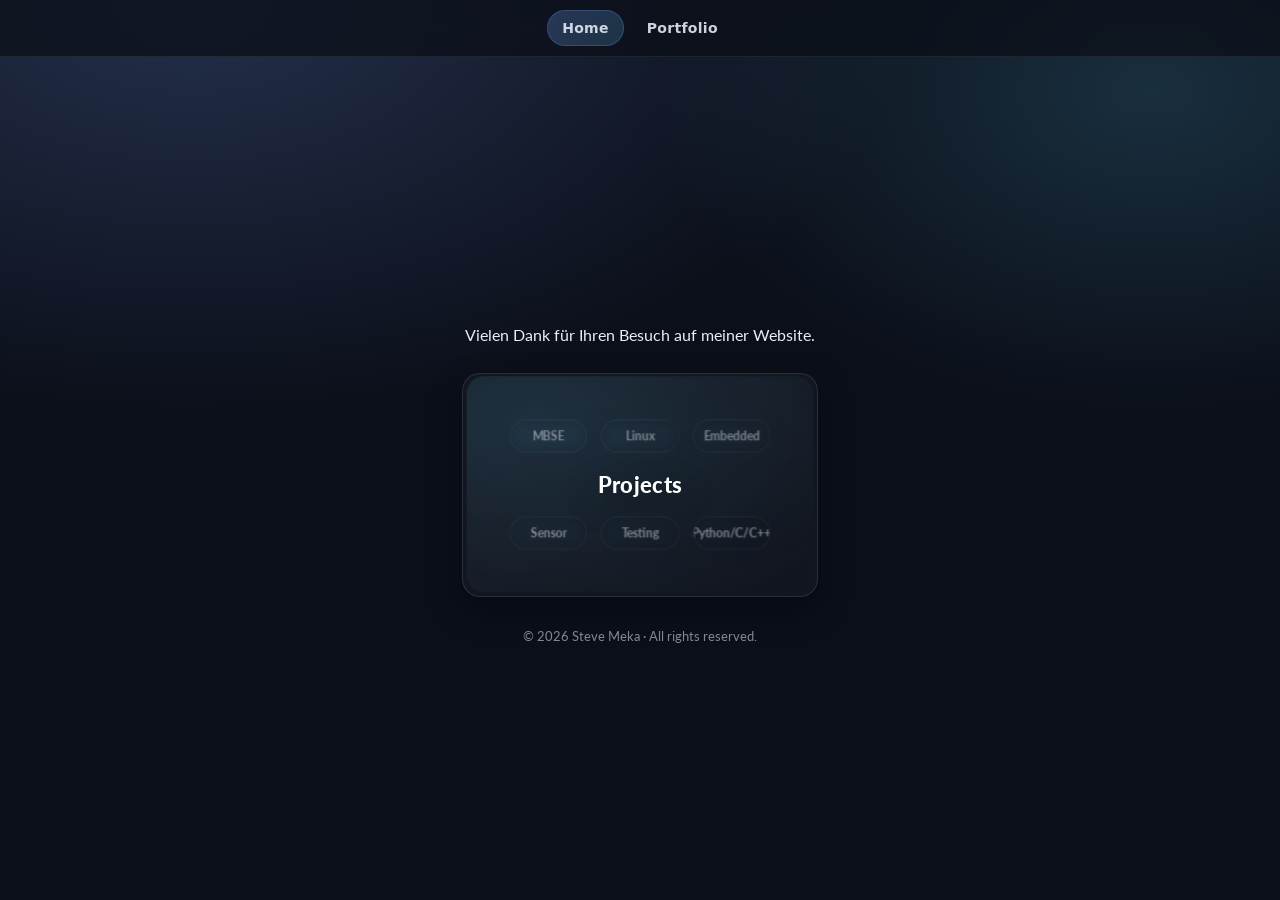
<file: index.html>
<!DOCTYPE html>
<html lang="de">
<head>
  <meta charset="utf-8">
  <meta name="viewport" content="width=device-width, initial-scale=1">
  <title>Steve Meka · Embedded Software Engineer</title>
  <meta name="description" content="Steve Meka – Embedded Software Engineer. Portfolio mit Projekten zu Embedded Linux, ARM Bare-Metal, Sensorik, Systemtests und IIoT.">
  <link rel="icon" href="favicon.svg" type="image/svg+xml">
  <link rel="preconnect" href="https://fonts.googleapis.com">
  <link rel="preconnect" href="https://fonts.gstatic.com" crossorigin>
  <link rel="stylesheet" href="https://fonts.googleapis.com/css2?family=Lato:wght@400;700;900&display=swap">
  <link rel="stylesheet" href="css/base.css">
  <link rel="stylesheet" href="css/cards.css">
</head>

<body class="home">
<nav class="site-nav">
  <ul>
    <li><a class="active" href="index.html" aria-current="page">Home</a></li>
    <li><a href="embedded.html">Portfolio</a></li>
  </ul>
</nav>

<main>
  <p class="welcome">Vielen Dank für Ihren Besuch auf meiner Website.</p>

  <div class="container">
    <div class="card-grid">
      <a class="project-card" href="embedded.html">
        <div class="project-media">
          <div class="tech-bg bg-devops">
            <div class="tech-grid">
              <div class="tech-pill">MBSE</div>
              <div class="tech-pill">Linux</div>
              <div class="tech-pill">Embedded</div>
              <div class="tech-pill">Sensor</div>
              <div class="tech-pill">Testing</div>
              <div class="tech-pill">Python/C/C++</div>
            </div>
          </div>
          <div class="project-caption">
            <h3 class="project-title">Projects</h3>
          </div>
        </div>
      </a>
    </div>
  </div>
</main>

<footer>© <span id="year"></span> Steve Meka · All rights reserved.</footer>
<script>document.getElementById("year").textContent = new Date().getFullYear();</script>
</body>
</html>
</file>
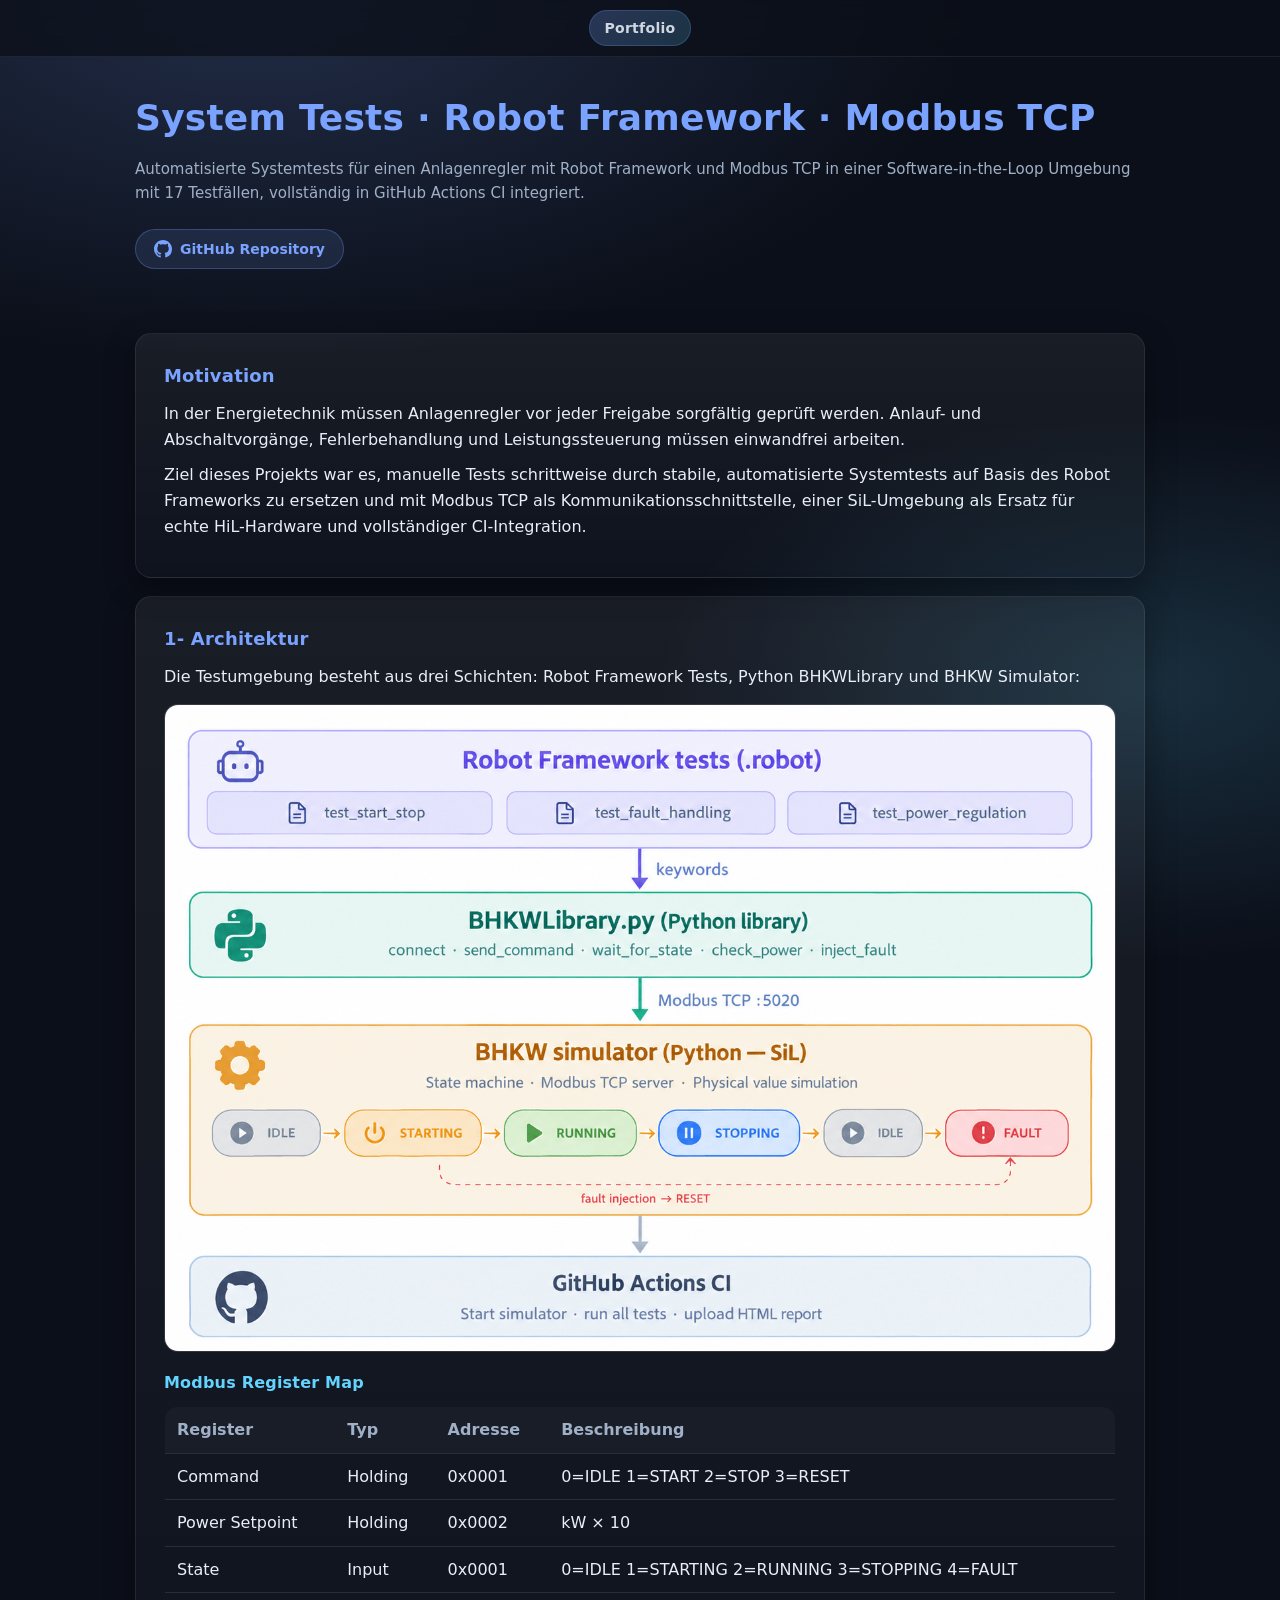
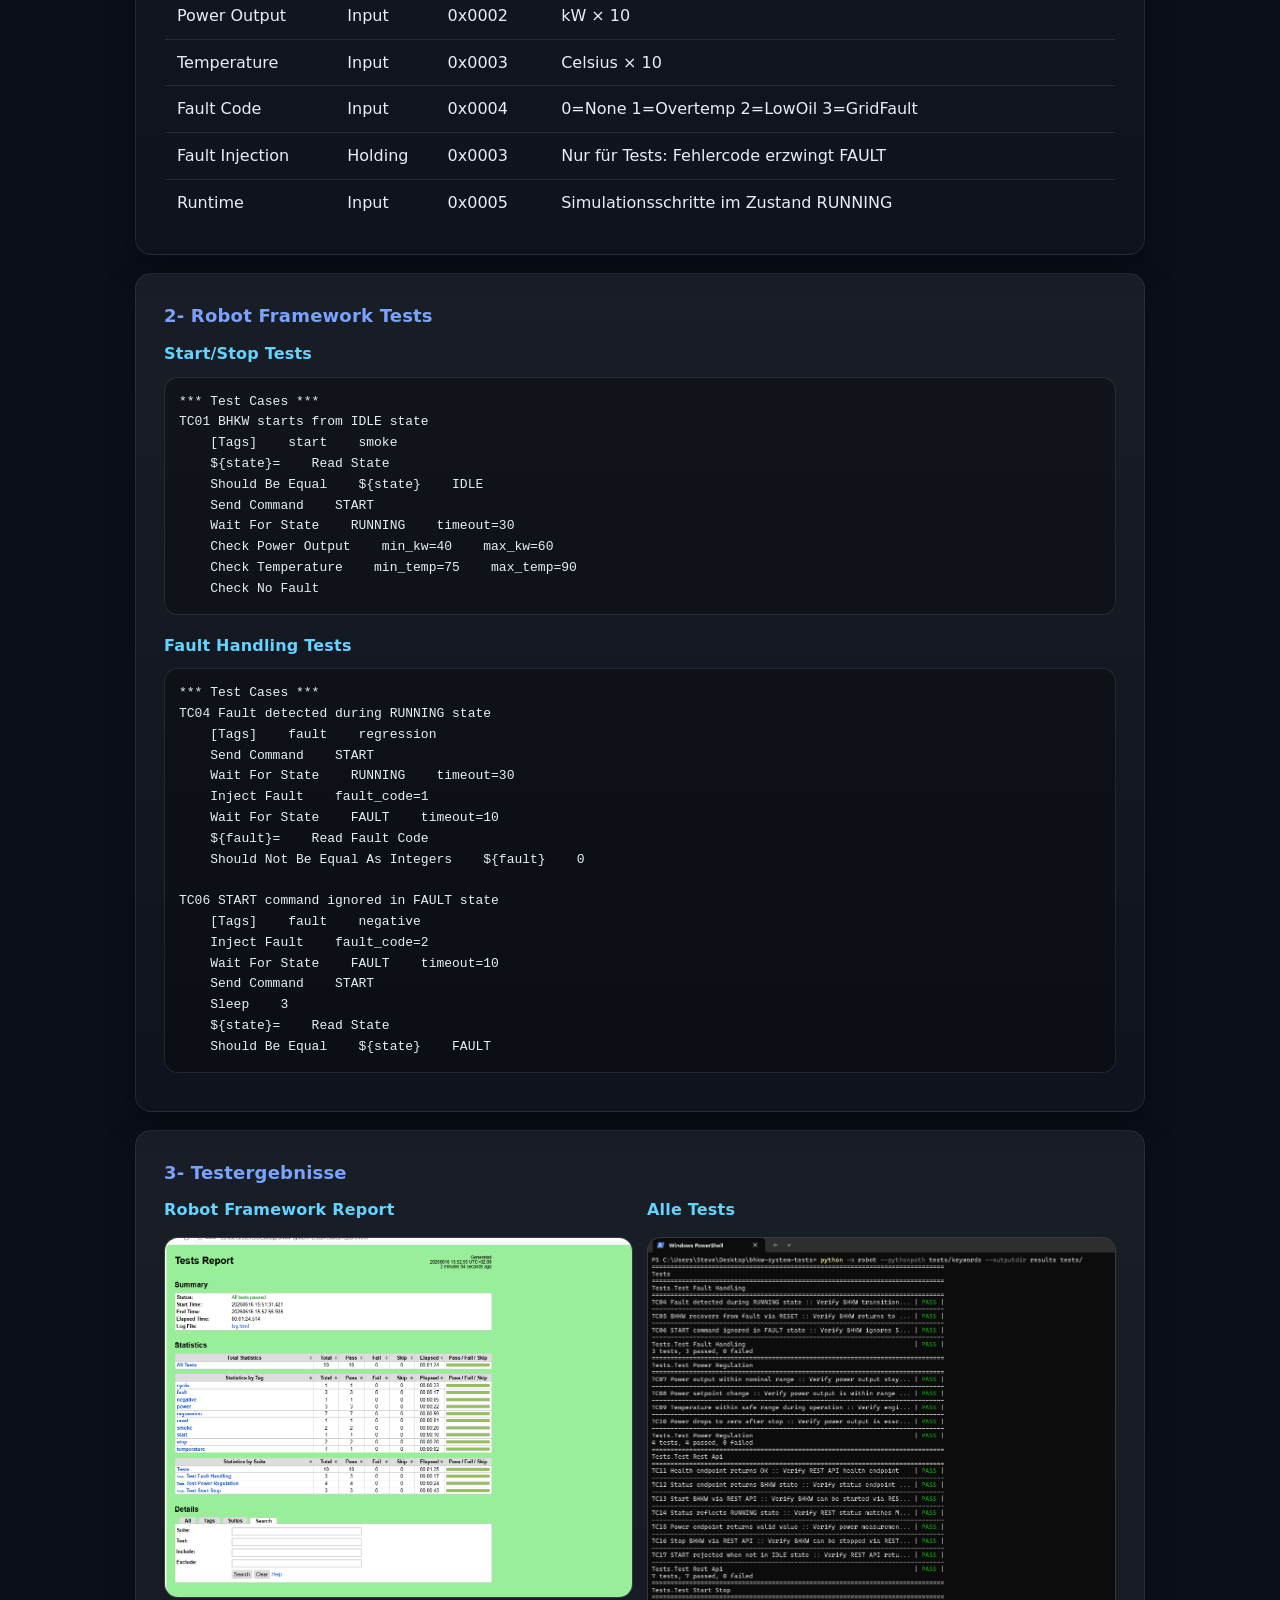
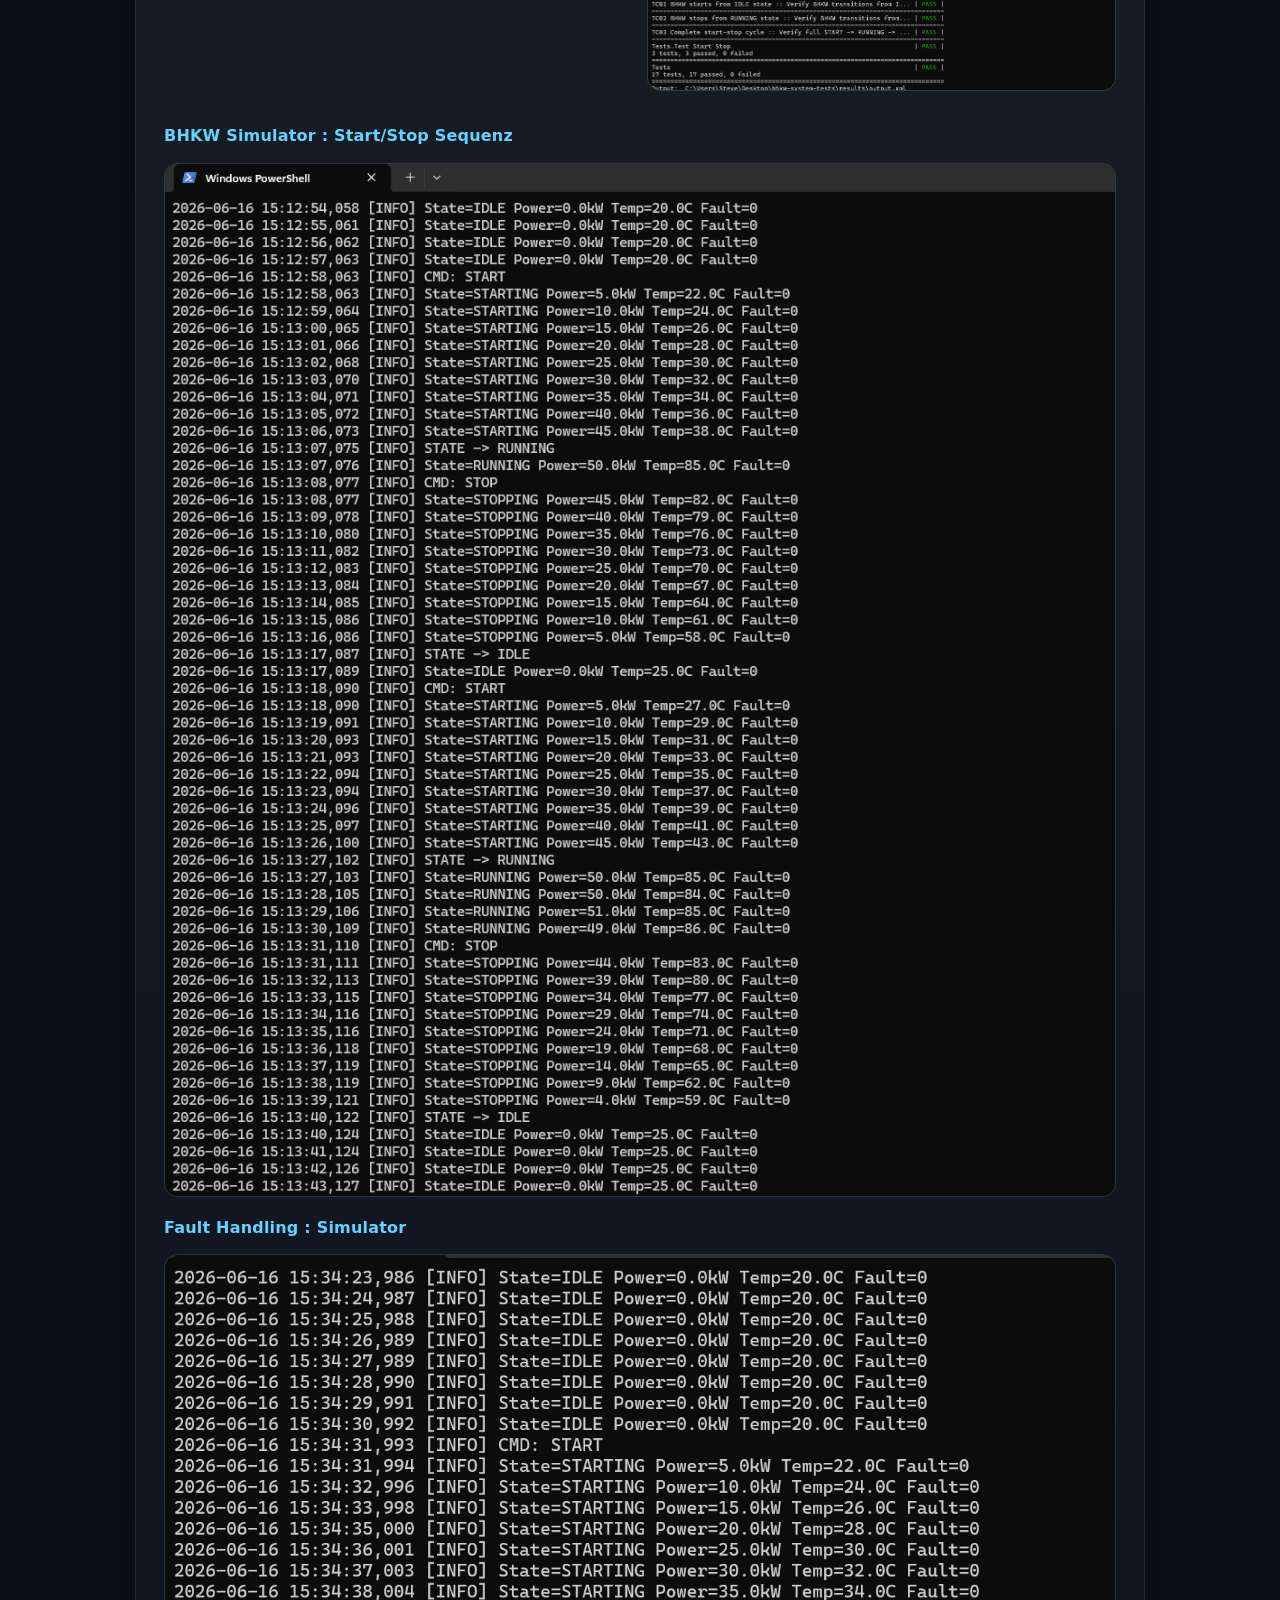
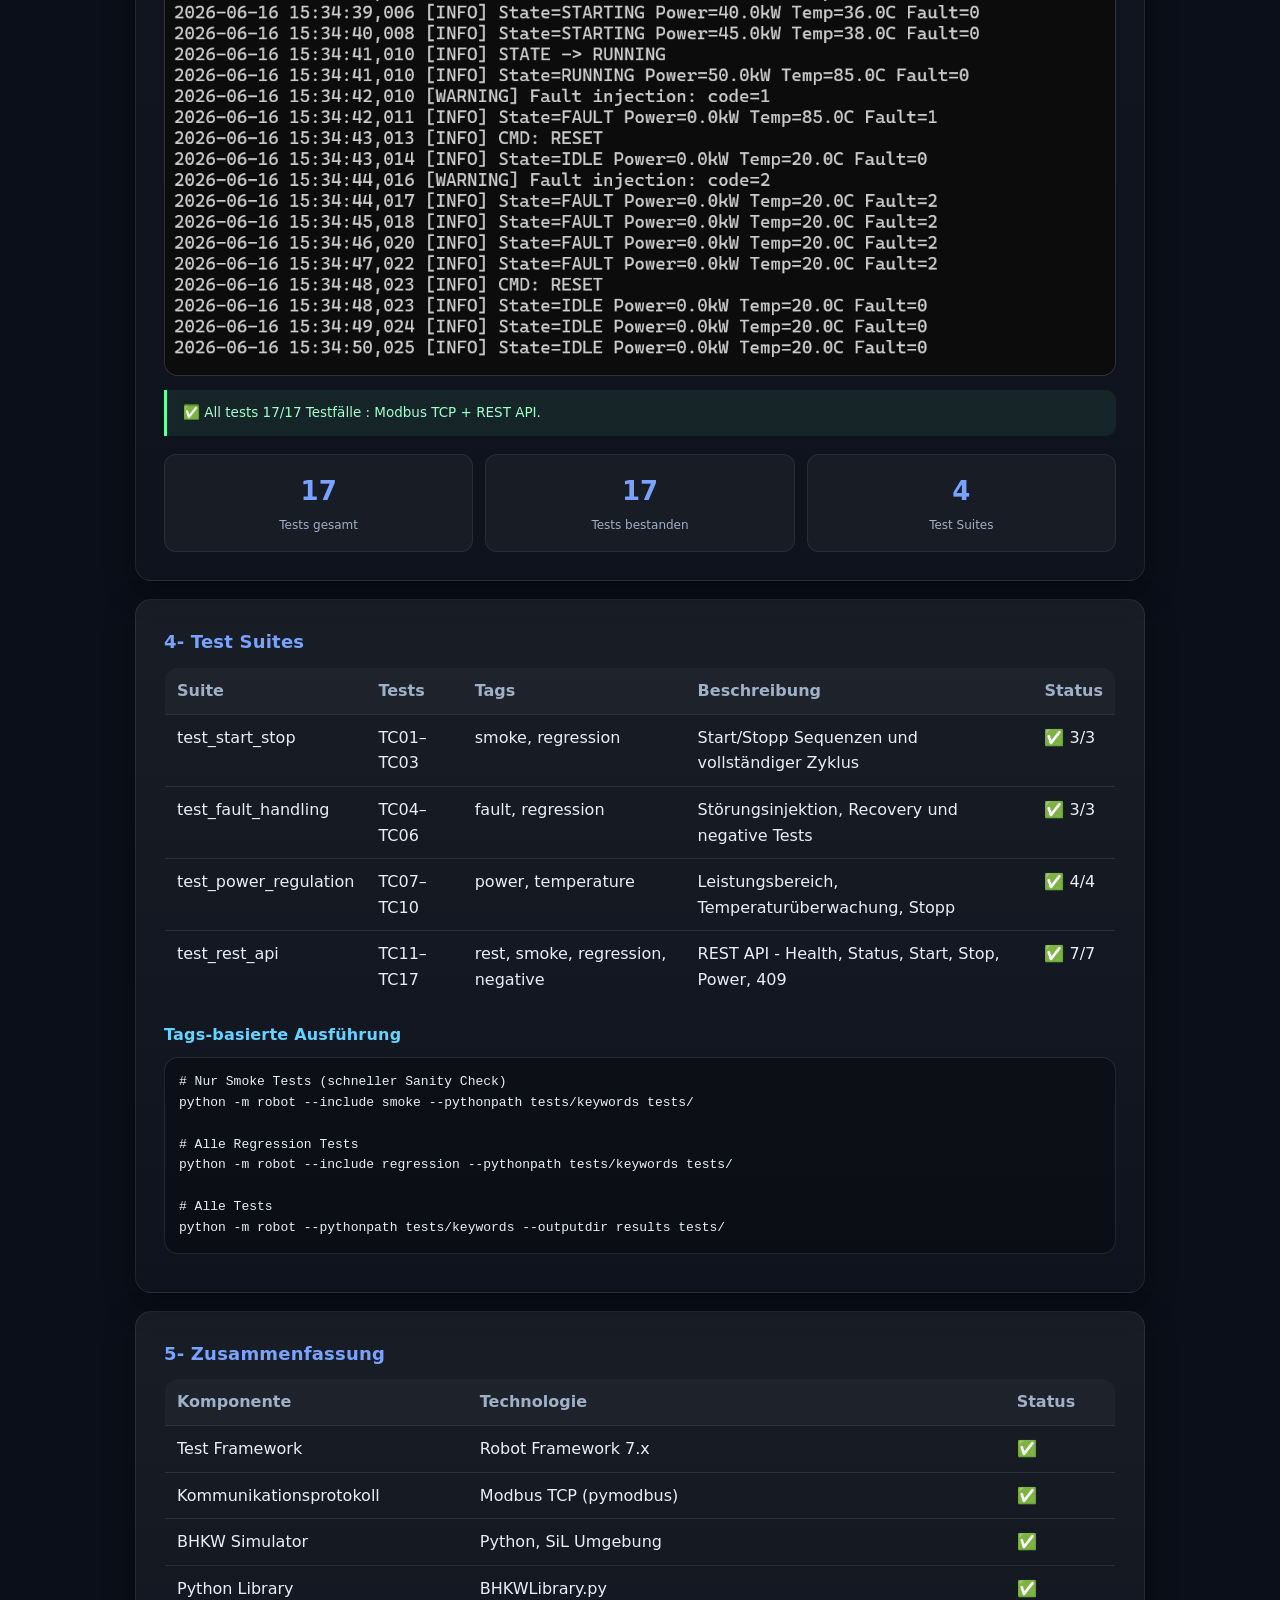
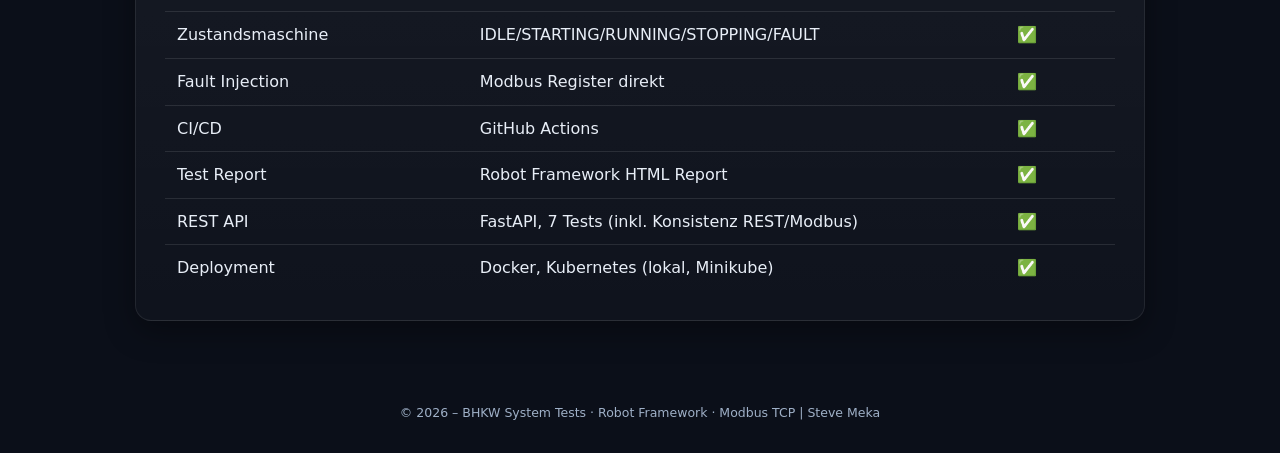
<file: bhkw-system-tests.html>
<!DOCTYPE html>
<html lang="de">
<head>
  <meta charset="utf-8">
  <meta name="viewport" content="width=device-width, initial-scale=1">
  <title>BHKW System Tests · Robot Framework · Modbus TCP</title>
  <meta name="description" content="Automatisierte Systemtests für einen Anlagenregler mit Robot Framework und Modbus TCP in einer Software-in-the-Loop Umgebung mit 17 Testfällen, vollständig in GitHub Actions CI integriert.">
  <link rel="icon" href="favicon.svg" type="image/svg+xml">
  <link rel="stylesheet" href="css/base.css">
  <link rel="stylesheet" href="css/project.css">
</head>

<body>
<nav class="site-nav">
  <ul>
    <li><a class="active" href="embedded.html">Portfolio</a></li>
  </ul>
</nav>

<header>
  <h1>System Tests · Robot Framework · Modbus TCP</h1>
  <p class="muted lead">
    Automatisierte Systemtests für einen Anlagenregler mit Robot Framework und Modbus TCP in einer Software-in-the-Loop Umgebung mit 17 Testfällen, vollständig in GitHub Actions CI integriert.<p>

  </p>
  <a class="btn-github" href="https://github.com/meka23749/bhkw-system-tests" target="_blank" rel="noopener">GitHub Repository</a>
</header>

<main>

<!-- KONTEXT -->
<section class="hcard">
  <h2>Motivation</h2>
  <p>
In der Energietechnik müssen Anlagenregler vor jeder Freigabe sorgfältig geprüft werden. Anlauf- und Abschaltvorgänge, Fehlerbehandlung und Leistungssteuerung müssen einwandfrei arbeiten.  <p>
    Ziel dieses Projekts war es, manuelle Tests schrittweise durch stabile, automatisierte Systemtests
    auf Basis des Robot Frameworks zu ersetzen und mit Modbus TCP als Kommunikationsschnittstelle,
    einer SiL-Umgebung als Ersatz für echte HiL-Hardware und vollständiger CI-Integration.
  </p>
</section>

<!-- ARCHITEKTUR -->
<section class="hcard">
  <h2>1- Architektur</h2>
  <p>Die Testumgebung besteht aus drei Schichten: Robot Framework Tests, Python BHKWLibrary und BHKW Simulator:</p>

  <img src="images/bkw.png" alt="BHKW System Test Architecture">

  <h3 class="mt-18">Modbus Register Map</h3>
  <table>
    <thead><tr><th>Register</th><th>Typ</th><th>Adresse</th><th>Beschreibung</th></tr></thead>
    <tbody>
      <tr><td>Command</td><td>Holding</td><td>0x0001</td><td>0=IDLE 1=START 2=STOP 3=RESET</td></tr>
      <tr><td>Power Setpoint</td><td>Holding</td><td>0x0002</td><td>kW × 10</td></tr>
      <tr><td>State</td><td>Input</td><td>0x0001</td><td>0=IDLE 1=STARTING 2=RUNNING 3=STOPPING 4=FAULT</td></tr>
      <tr><td>Power Output</td><td>Input</td><td>0x0002</td><td>kW × 10</td></tr>
      <tr><td>Temperature</td><td>Input</td><td>0x0003</td><td>Celsius × 10</td></tr>
      <tr><td>Fault Code</td><td>Input</td><td>0x0004</td><td>0=None 1=Overtemp 2=LowOil 3=GridFault</td></tr>
      <tr><td>Fault Injection</td><td>Holding</td><td>0x0003</td><td>Nur für Tests: Fehlercode erzwingt FAULT</td></tr>
      <tr><td>Runtime</td><td>Input</td><td>0x0005</td><td>Simulationsschritte im Zustand RUNNING</td></tr>
    </tbody>
  </table>
</section>

<!-- ROBOT FRAMEWORK -->
<section class="hcard">
  <h2>2- Robot Framework Tests</h2>

  <h3>Start/Stop Tests</h3>
  <pre>
*** Test Cases ***
TC01 BHKW starts from IDLE state
    [Tags]    start    smoke
    ${state}=    Read State
    Should Be Equal    ${state}    IDLE
    Send Command    START
    Wait For State    RUNNING    timeout=30
    Check Power Output    min_kw=40    max_kw=60
    Check Temperature    min_temp=75    max_temp=90
    Check No Fault</pre>

  <h3 class="mt-18">Fault Handling Tests</h3>
  <pre>
*** Test Cases ***
TC04 Fault detected during RUNNING state
    [Tags]    fault    regression
    Send Command    START
    Wait For State    RUNNING    timeout=30
    Inject Fault    fault_code=1
    Wait For State    FAULT    timeout=10
    ${fault}=    Read Fault Code
    Should Not Be Equal As Integers    ${fault}    0

TC06 START command ignored in FAULT state
    [Tags]    fault    negative
    Inject Fault    fault_code=2
    Wait For State    FAULT    timeout=10
    Send Command    START
    Sleep    3
    ${state}=    Read State
    Should Be Equal    ${state}    FAULT</pre>
</section>

<!-- ERGEBNISSE -->
<section class="hcard">
  <h2>3- Testergebnisse</h2>

  <div class="grid2">
    <div>
      <h3>Robot Framework Report</h3>
      <img src="images/report_all_tests.png" alt="Robot Framework Report - All tests passed" loading="lazy">
    </div>
    <div>
      <h3>Alle Tests</h3>
      <img src="images/console_all_tests_v2.png" alt="Konsole - 17 Tests, 17 bestanden" loading="lazy">
    </div>
  </div>

  <h3 class="mt-18">BHKW Simulator :  Start/Stop Sequenz</h3>
  <img src="images/simulator_running.png" alt="BHKW Simulator running" loading="lazy">

  <h3 class="mt-18">Fault Handling :  Simulator</h3>
  <img src="images/simulator_fault.png" alt="BHKW Simulator fault handling" loading="lazy">

  <div class="success">✅ All tests 17/17 Testfälle : Modbus TCP + REST API.</div>

<div class="metrics-grid mt-18">
  <div class="metric-card"><span class="value">17</span><div class="label">Tests gesamt</div></div>
  <div class="metric-card"><span class="value">17</span><div class="label">Tests bestanden</div></div>
  <div class="metric-card"><span class="value">4</span><div class="label">Test Suites</div></div>
</div>
</section>

<!-- TEST SUITES -->
<section class="hcard">
  <h2>4- Test Suites</h2>
  <table>
    <thead><tr><th>Suite</th><th>Tests</th><th>Tags</th><th>Beschreibung</th><th>Status</th></tr></thead>
    <tbody>
      <tr><td>test_start_stop</td><td>TC01–TC03</td><td>smoke, regression</td><td>Start/Stopp Sequenzen und vollständiger Zyklus</td><td>✅ 3/3</td></tr>
      <tr><td>test_fault_handling</td><td>TC04–TC06</td><td>fault, regression</td><td>Störungsinjektion, Recovery und negative Tests</td><td>✅ 3/3</td></tr>
      <tr><td>test_power_regulation</td><td>TC07–TC10</td><td>power, temperature</td><td>Leistungsbereich, Temperaturüberwachung, Stopp</td><td>✅ 4/4</td></tr>
      <tr><td>test_rest_api</td><td>TC11–TC17</td><td>rest, smoke, regression, negative</td><td>REST API - Health, Status, Start, Stop, Power, 409</td><td>✅ 7/7</td></tr>
    </tbody>
  </table>

  <h3 class="mt-18">Tags-basierte Ausführung</h3>
  <pre>
# Nur Smoke Tests (schneller Sanity Check)
python -m robot --include smoke --pythonpath tests/keywords tests/

# Alle Regression Tests
python -m robot --include regression --pythonpath tests/keywords tests/

# Alle Tests
python -m robot --pythonpath tests/keywords --outputdir results tests/</pre>
</section>

<!-- ZUSAMMENFASSUNG -->
<section class="hcard">
  <h2>5- Zusammenfassung</h2>
  <table>
    <thead><tr><th>Komponente</th><th>Technologie</th><th>Status</th></tr></thead>
    <tbody>
      <tr><td>Test Framework</td><td>Robot Framework 7.x</td><td>✅</td></tr>
      <tr><td>Kommunikationsprotokoll</td><td>Modbus TCP (pymodbus)</td><td>✅</td></tr>
      <tr><td>BHKW Simulator</td><td>Python, SiL Umgebung</td><td>✅</td></tr>
      <tr><td>Python Library</td><td>BHKWLibrary.py</td><td>✅</td></tr>
      <tr><td>Zustandsmaschine</td><td>IDLE/STARTING/RUNNING/STOPPING/FAULT</td><td>✅</td></tr>
      <tr><td>Fault Injection</td><td>Modbus Register direkt</td><td>✅</td></tr>
      <tr><td>CI/CD</td><td>GitHub Actions</td><td>✅</td></tr>
      <tr><td>Test Report</td><td>Robot Framework HTML Report</td><td>✅</td></tr>
      <tr><td>REST API</td><td>FastAPI, 7 Tests (inkl. Konsistenz REST/Modbus)</td><td>✅</td></tr>
      <tr><td>Deployment</td><td>Docker, Kubernetes (lokal, Minikube)</td><td>✅</td></tr>
    </tbody>
  </table>
</section>
</main>

<footer>© <span id="year"></span> – BHKW System Tests · Robot Framework · Modbus TCP | Steve Meka</footer>
<script>document.getElementById("year").textContent = new Date().getFullYear();</script>

</body>
</html>
</file>
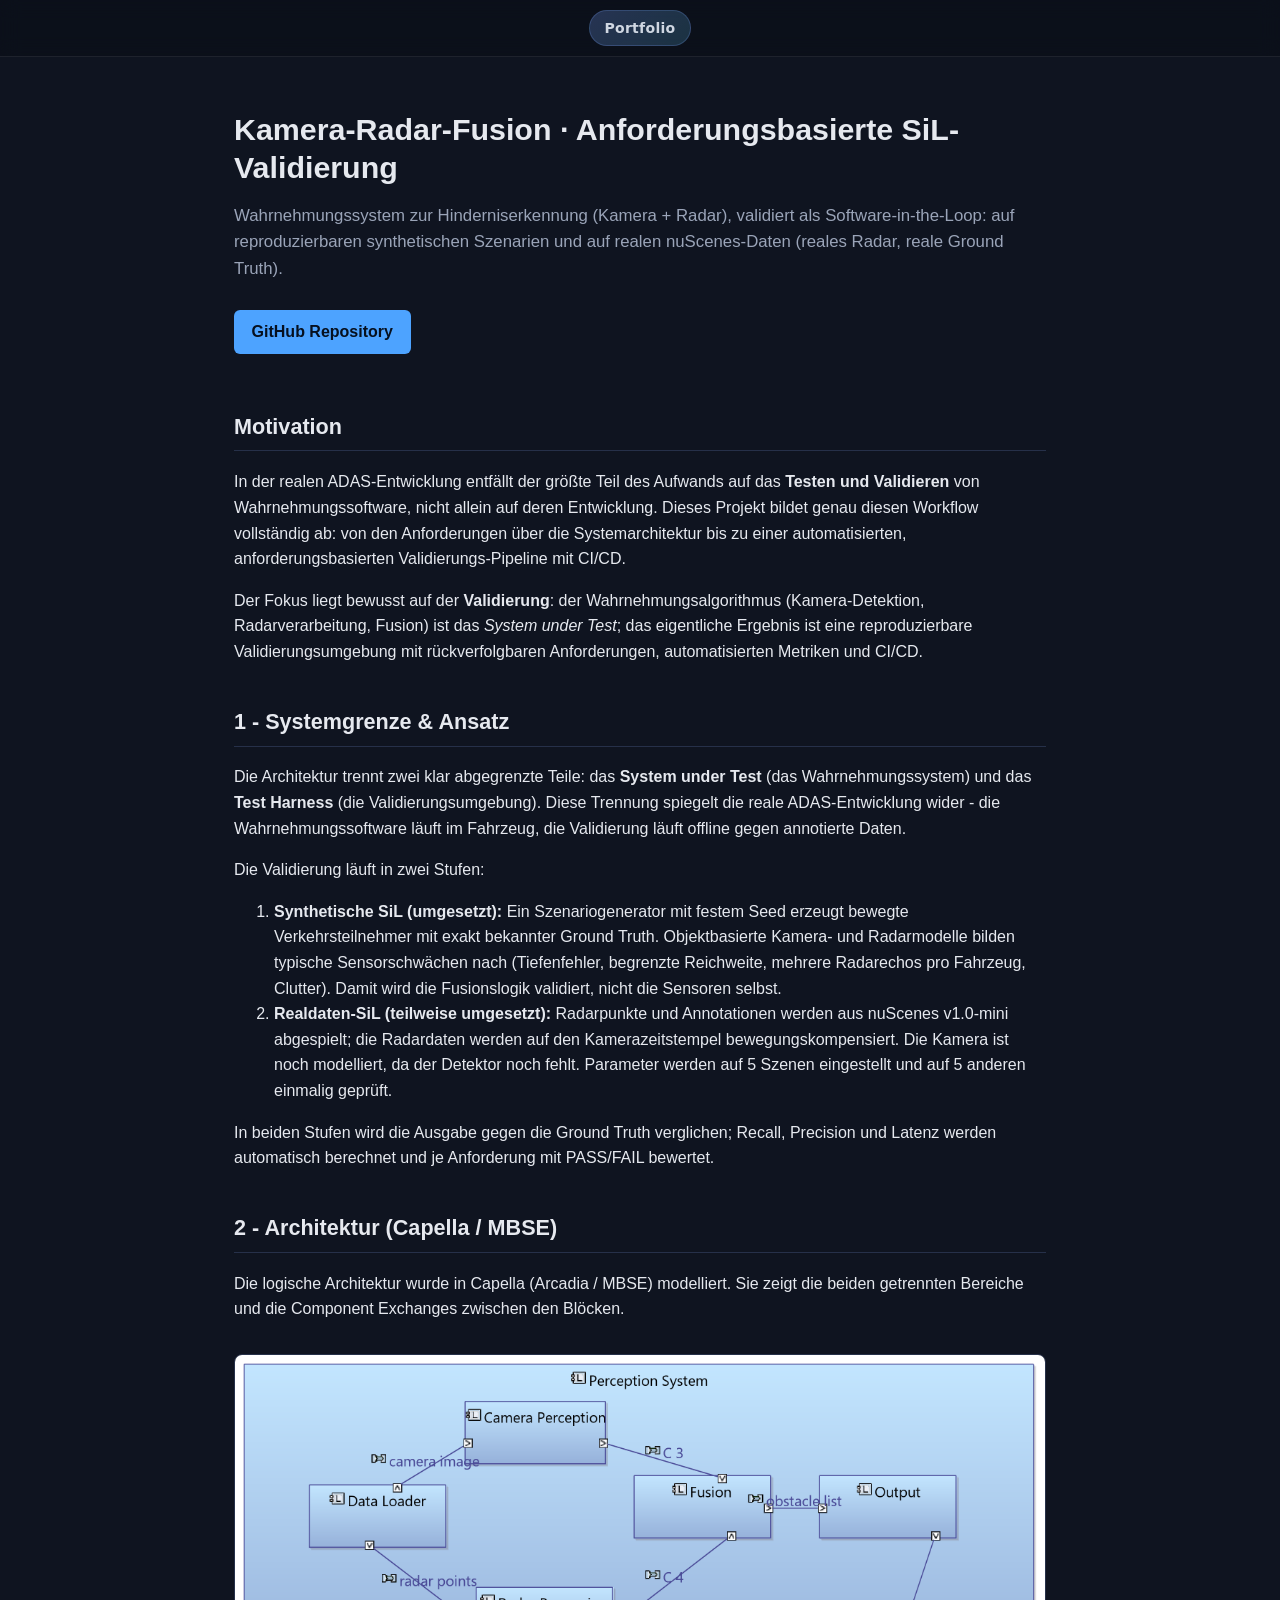
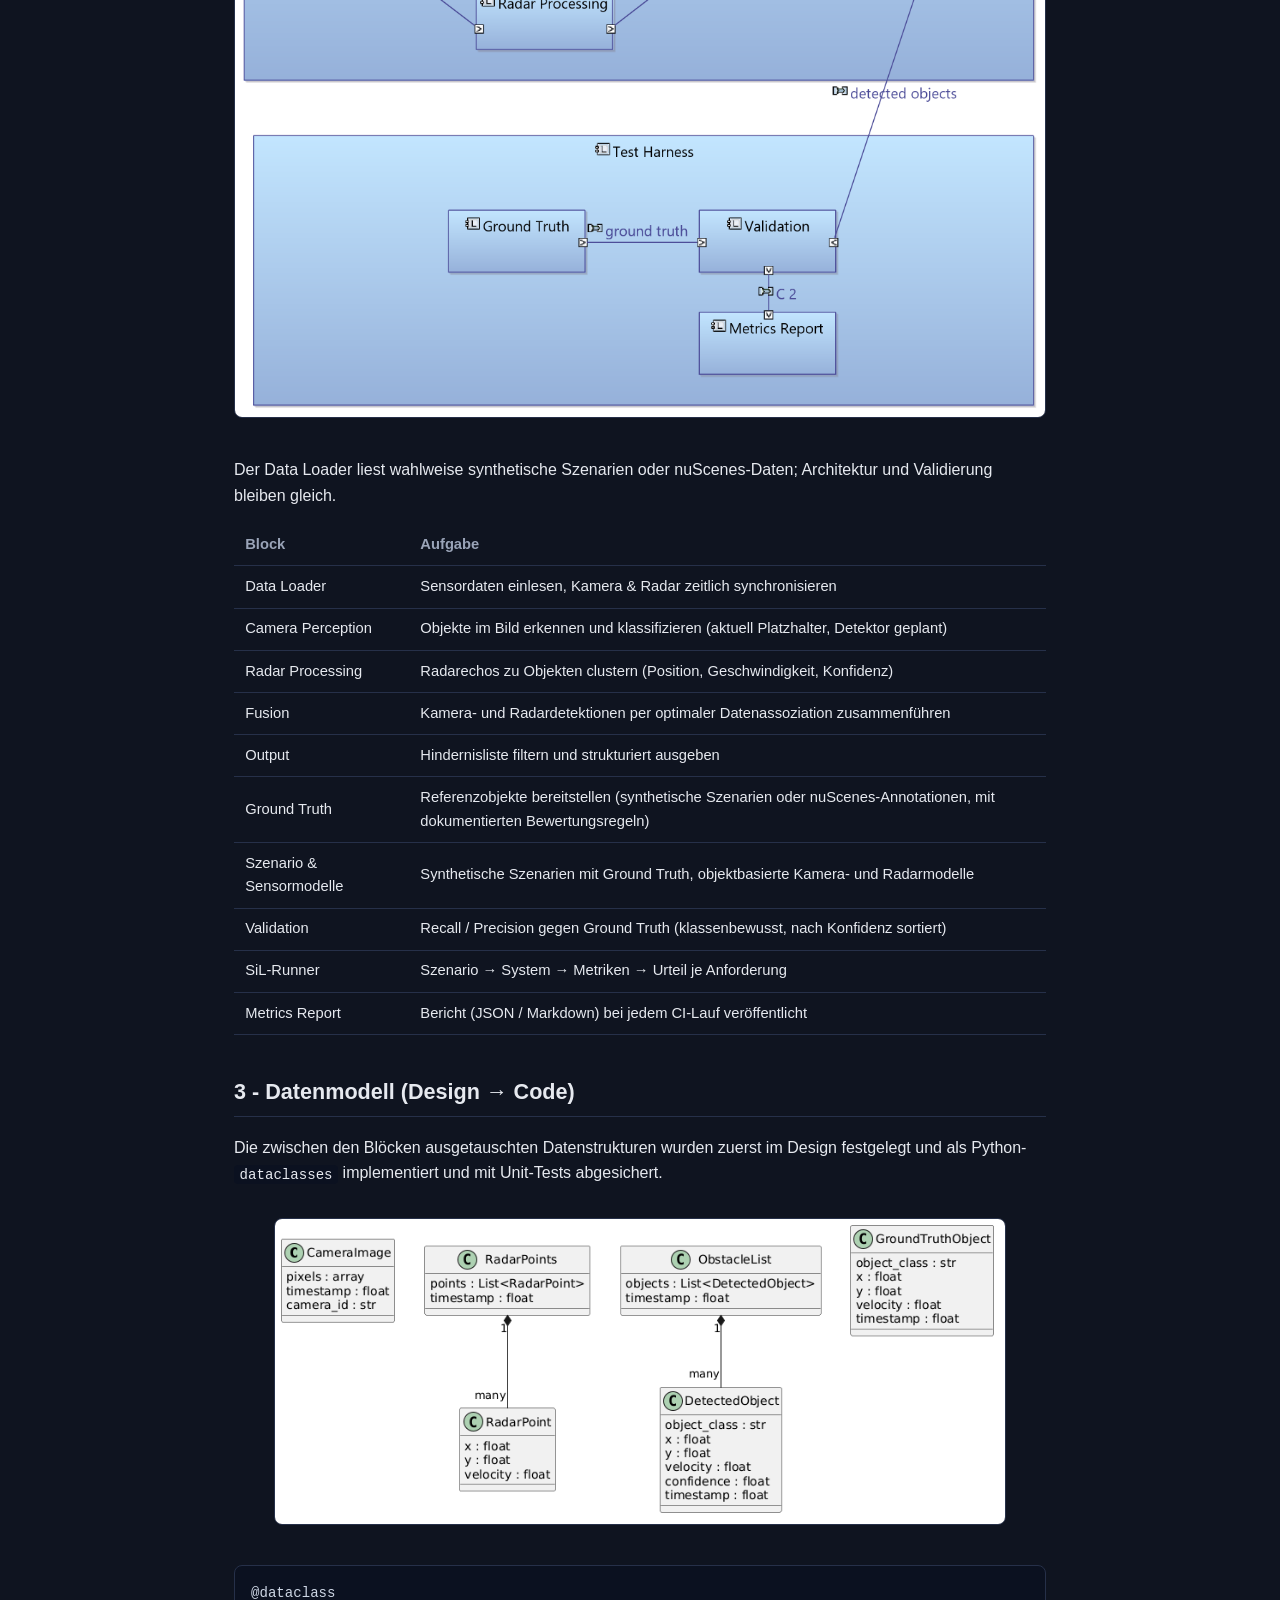
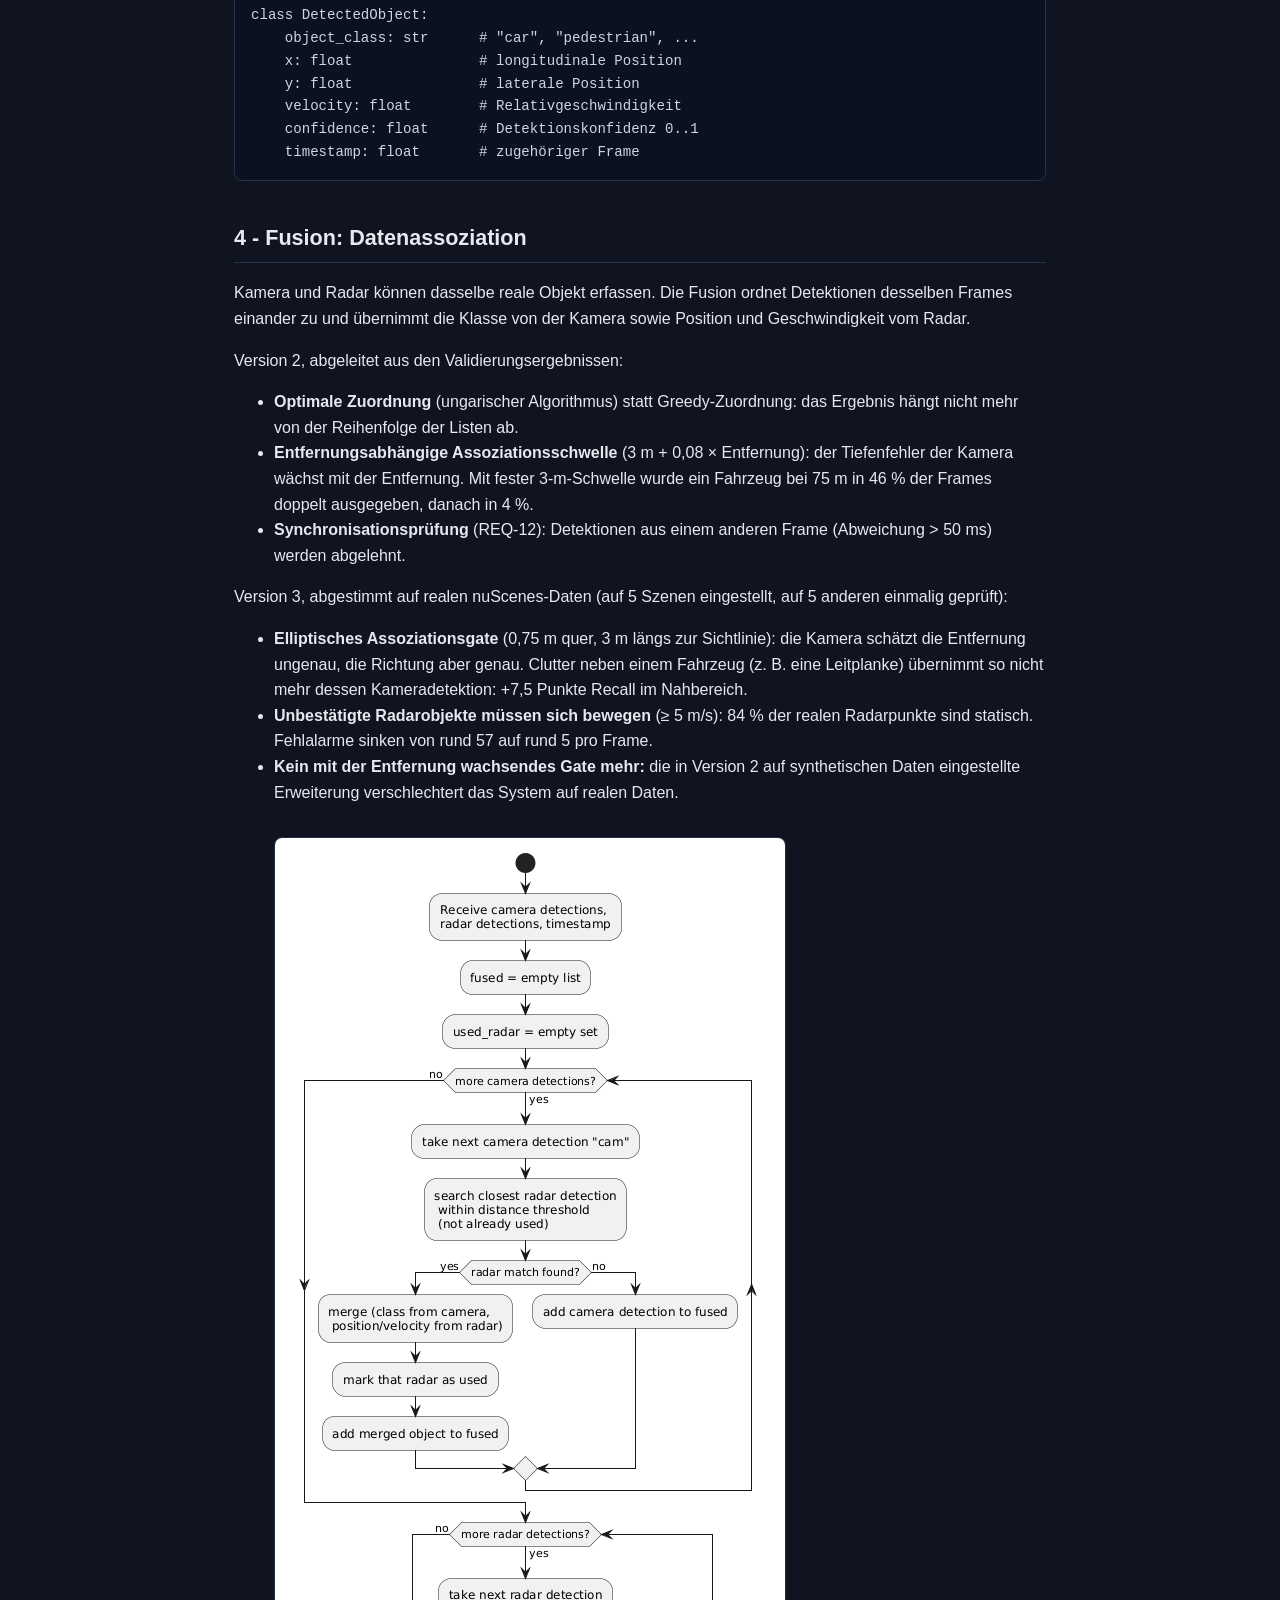
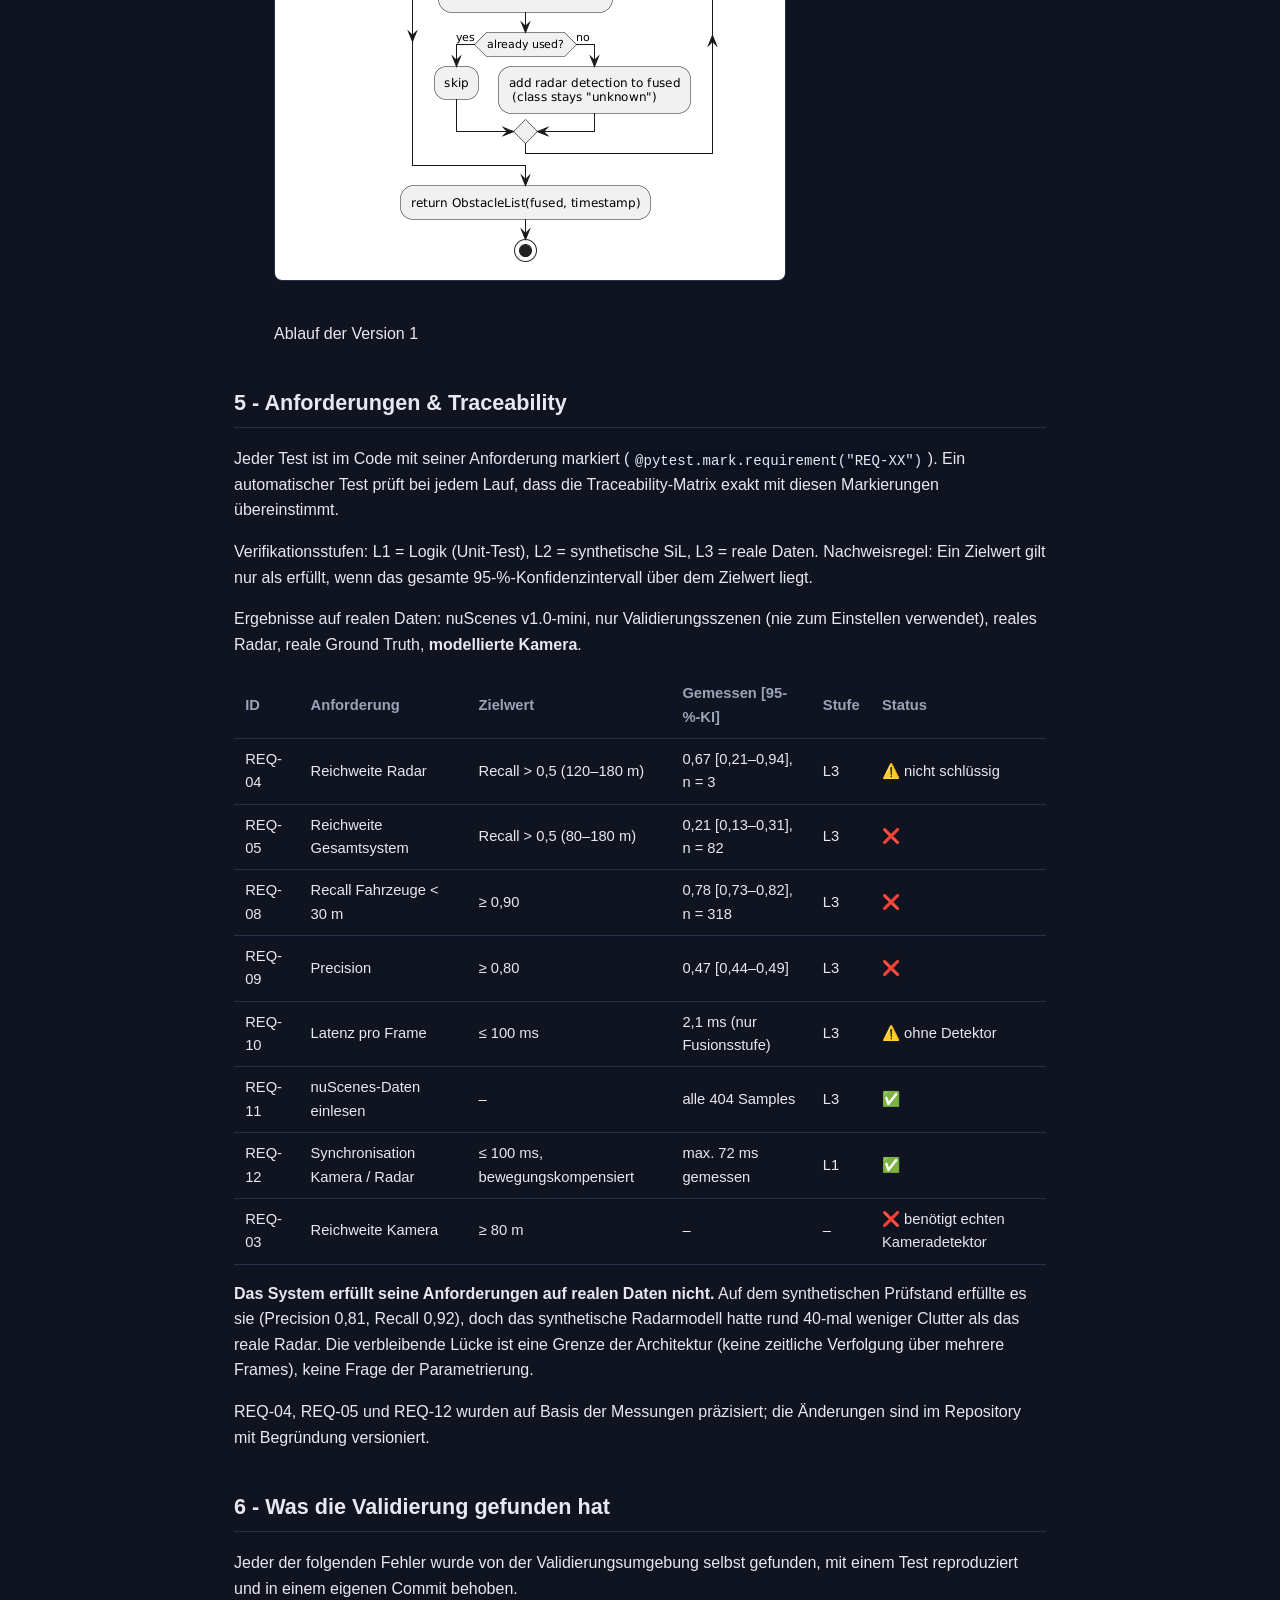
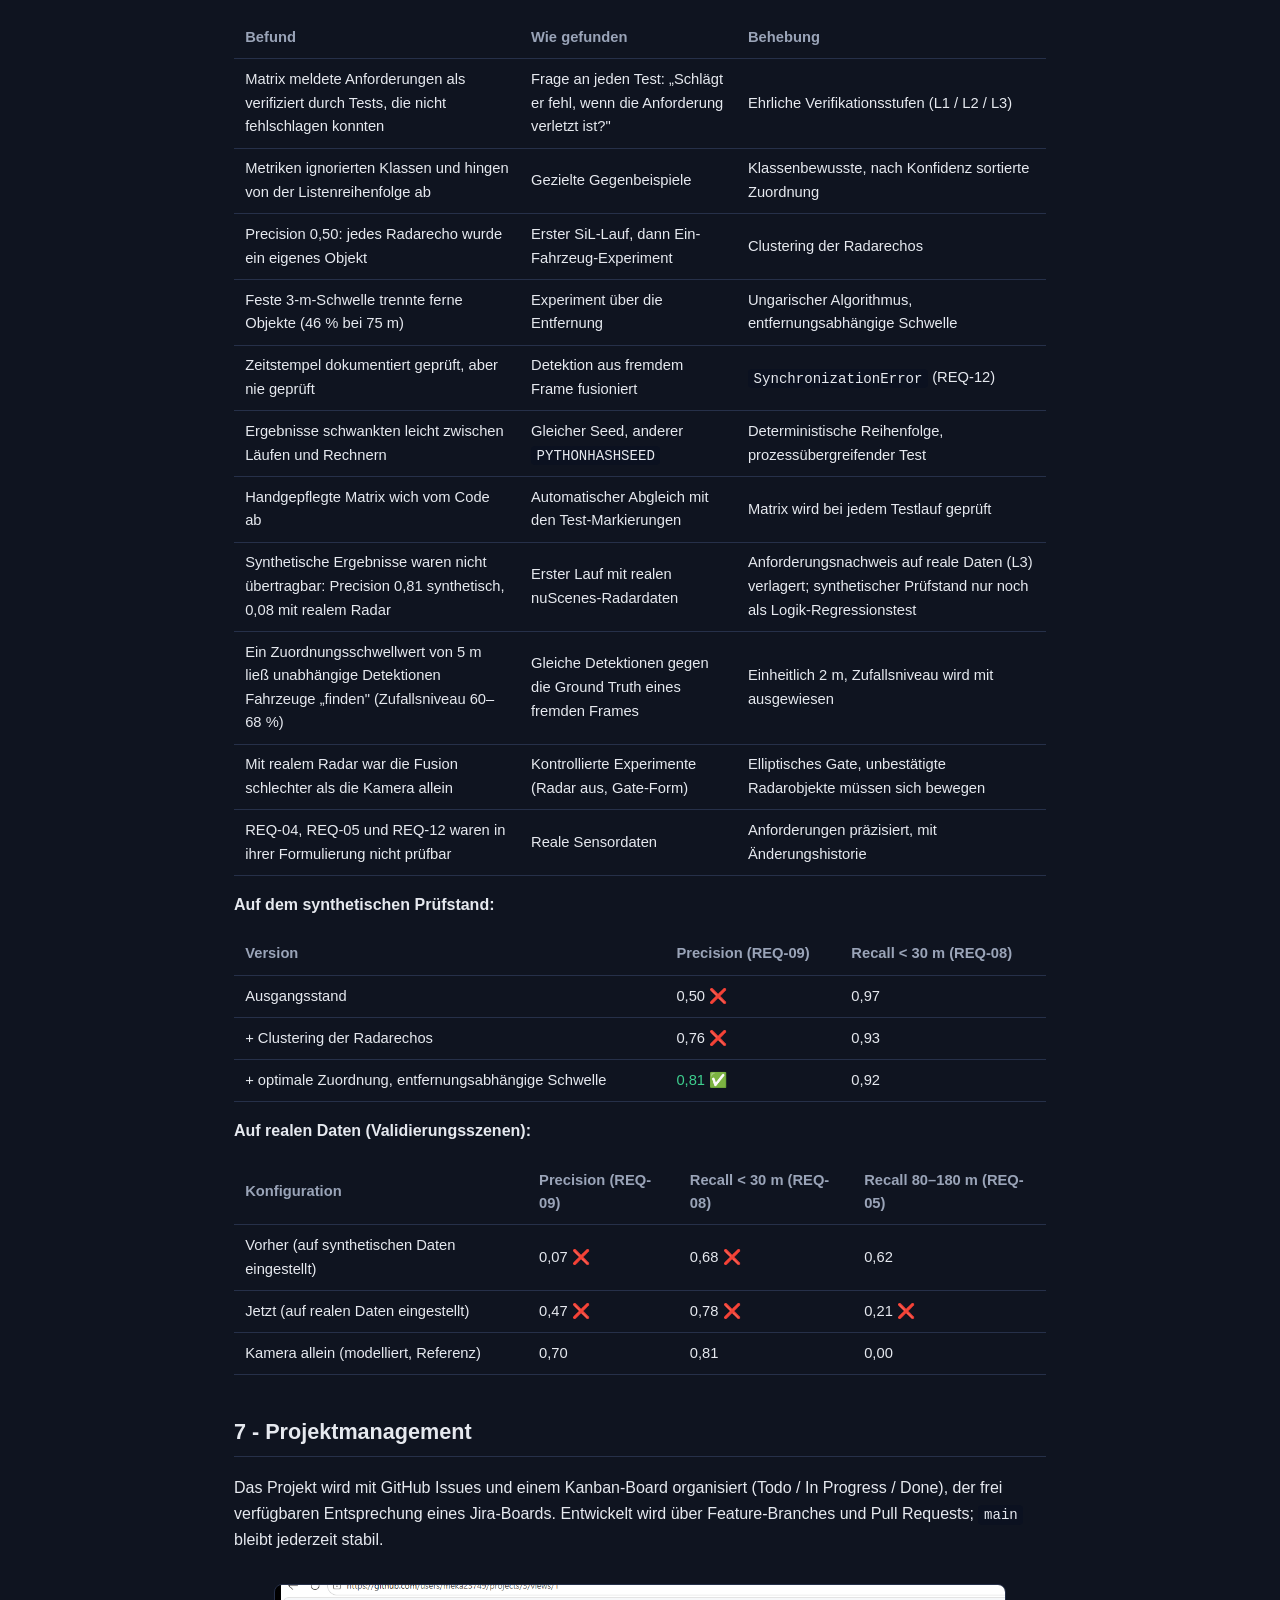
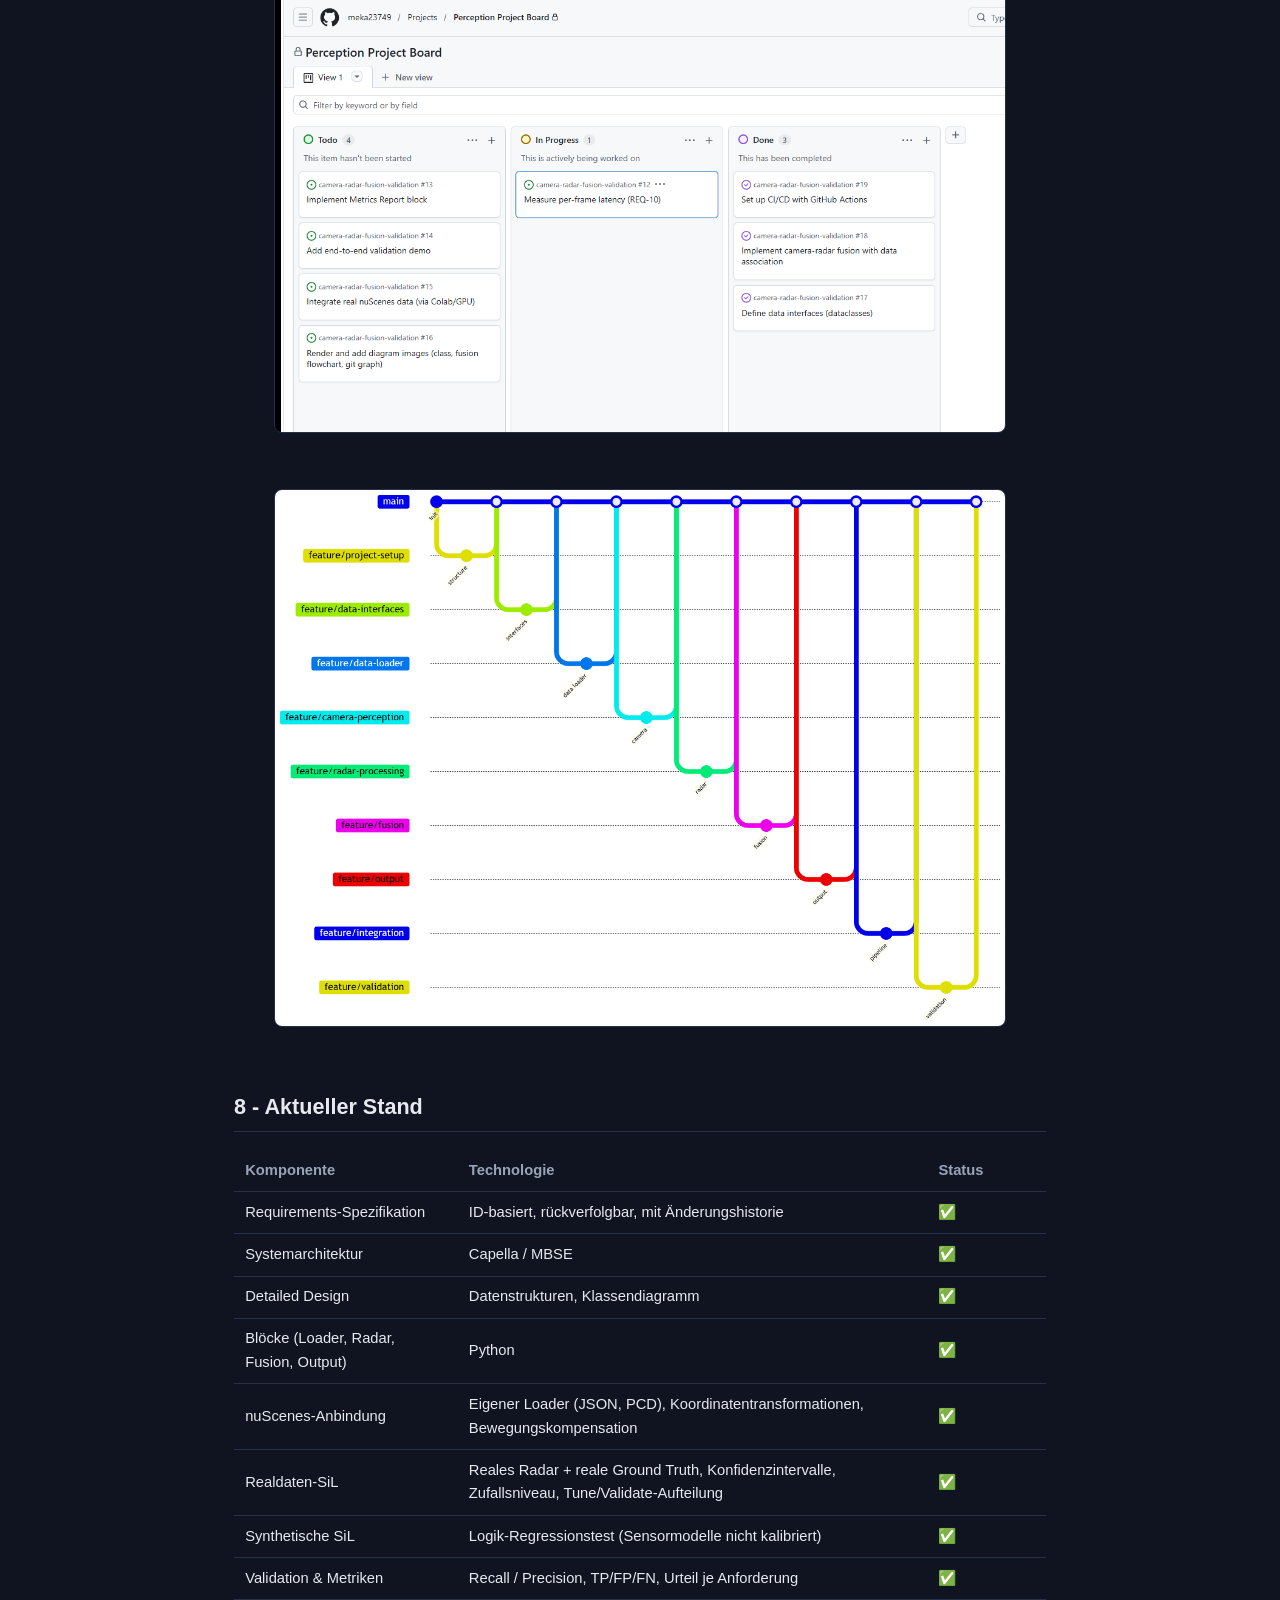
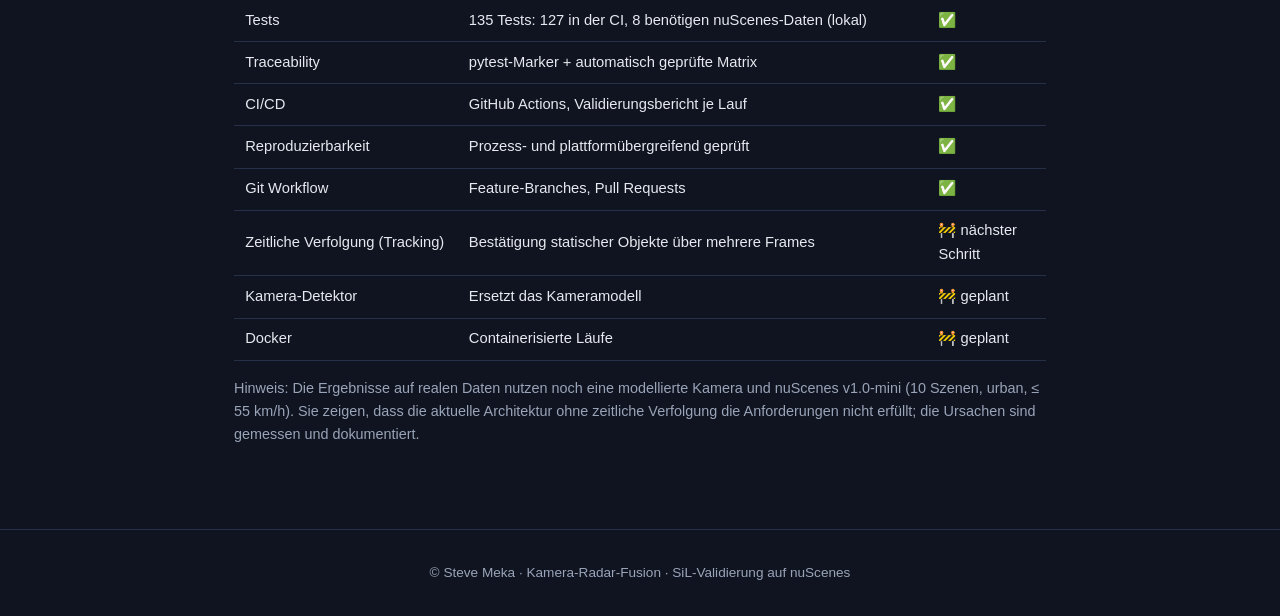
<file: camera-radar-fusion.html>
<!DOCTYPE html>
<html lang="de">
<head>
  <meta charset="utf-8">
  <meta name="viewport" content="width=device-width, initial-scale=1">
  <title>Kamera-Radar-Fusion · SiL-Validierung · nuScenes</title>
  <meta name="description" content="Wahrnehmungssystem zur Hinderniserkennung (Kamera + Radar), validiert als Software-in-the-Loop: auf reproduzierbaren synthetischen Szenarien und auf realen nuScenes-Daten (reales Radar, reale Ground Truth).">
  <link rel="icon" href="favicon.svg" type="image/svg+xml">
  <link rel="stylesheet" href="css/base.css">
  <style>
    :root {
      --bg: #0f1420;
      --text: #e6e9ef;
      --muted: #9aa4b8;
      --accent: #4da3ff;
      --border: #263049;
      --ok: #3ecf8e;
    }
    body {
      font-family: -apple-system, BlinkMacSystemFont, "Segoe UI", Roboto, Helvetica, Arial, sans-serif;
      background: var(--bg);
      line-height: 1.6;
    }
    main { max-width: 860px; margin: 0 auto; padding: 2rem 1.5rem 4rem; }
    h1 { font-size: 1.9rem; line-height: 1.25; margin-bottom: .3rem; }
    h2 { font-size: 1.35rem; margin-top: 2.5rem; border-bottom: 1px solid var(--border); padding-bottom: .4rem; }
    h3 { font-size: 1.05rem; margin-top: 1.5rem; color: var(--accent); }
    .subtitle { color: var(--muted); font-size: 1.05rem; margin-bottom: 1.2rem; }
    .subtitle.small { font-size: .9rem; }
    a.btn {
      display: inline-block;
      margin: .5rem 0 1rem;
      padding: .55rem 1.1rem;
      border-radius: 6px;
      background: var(--accent);
      color: #06101f;
      font-weight: 600;
      text-decoration: none;
    }
    table { width: 100%; border-collapse: collapse; margin: 1rem 0; font-size: .92rem; }
    th, td { text-align: left; padding: .55rem .7rem; border-bottom: 1px solid var(--border); }
    th { color: var(--muted); font-weight: 600; }
    code, pre { font-family: "SF Mono", Consolas, "Courier New", monospace; }
    pre {
      padding: 1rem;
      overflow-x: auto;
      border: 1px solid var(--border);
      border-radius: 8px;
      background: #0b1120;
      color: #cdd6e4;
      font-size: .85rem;
    }
    code { padding: .1rem .35rem; border-radius: 4px; background: #0b1120; font-size: .88rem; }
    pre code { padding: 0; background: none; }
    img { max-width: 100%; height: auto; margin: 1rem 0; border: 1px solid var(--border); border-radius: 8px; }
    footer { padding: 2rem 1rem; border-top: 1px solid var(--border); color: var(--muted); font-size: .85rem; text-align: center; }
    .ok { color: var(--ok); }
  </style>
</head>

<body>
<nav class="site-nav">
  <ul>
    <li><a class="active" href="embedded.html">Portfolio</a></li>
  </ul>
</nav>

<main>
  <h1>Kamera-Radar-Fusion · Anforderungsbasierte SiL-Validierung</h1>
  <p class="subtitle">
    Wahrnehmungssystem zur Hinderniserkennung (Kamera + Radar), validiert als
    Software-in-the-Loop: auf reproduzierbaren synthetischen Szenarien und auf realen
    nuScenes-Daten (reales Radar, reale Ground Truth).
  </p>

  <p>
    <a class="btn" href="https://github.com/meka23749/camera-radar-fusion-validation">GitHub Repository</a>
  </p>

  <h2>Motivation</h2>

  <p>
    In der realen ADAS-Entwicklung entfällt der größte Teil des Aufwands auf das
    <strong>Testen und Validieren</strong> von Wahrnehmungssoftware, nicht allein auf deren
    Entwicklung. Dieses Projekt bildet genau diesen Workflow vollständig ab: von den
    Anforderungen über die Systemarchitektur bis zu einer automatisierten,
    anforderungsbasierten Validierungs-Pipeline mit CI/CD.
  </p>

  <p>
    Der Fokus liegt bewusst auf der <strong>Validierung</strong>: der Wahrnehmungsalgorithmus
    (Kamera-Detektion, Radarverarbeitung, Fusion) ist das <em>System under Test</em>;
    das eigentliche Ergebnis ist eine reproduzierbare Validierungsumgebung mit
    rückverfolgbaren Anforderungen, automatisierten Metriken und CI/CD.
  </p>

  <h2>1 - Systemgrenze &amp; Ansatz</h2>
  <p>
    Die Architektur trennt zwei klar abgegrenzte Teile: das <strong>System under Test</strong>
    (das Wahrnehmungssystem) und das <strong>Test Harness</strong> (die Validierungsumgebung).
    Diese Trennung spiegelt die reale ADAS-Entwicklung wider - die Wahrnehmungssoftware läuft
    im Fahrzeug, die Validierung läuft offline gegen annotierte Daten.
  </p>
  <p>Die Validierung läuft in zwei Stufen:</p>
  <ol>
    <li>
      <strong>Synthetische SiL (umgesetzt):</strong> Ein Szenariogenerator mit festem Seed
      erzeugt bewegte Verkehrsteilnehmer mit exakt bekannter Ground Truth. Objektbasierte
      Kamera- und Radarmodelle bilden typische Sensorschwächen nach (Tiefenfehler,
      begrenzte Reichweite, mehrere Radarechos pro Fahrzeug, Clutter). Damit wird die
      Fusionslogik validiert, nicht die Sensoren selbst.
    </li>
    <li>
      <strong>Realdaten-SiL (teilweise umgesetzt):</strong> Radarpunkte und Annotationen
      werden aus nuScenes v1.0-mini abgespielt; die Radardaten werden auf den
      Kamerazeitstempel bewegungskompensiert. Die Kamera ist noch modelliert, da der
      Detektor noch fehlt. Parameter werden auf 5 Szenen eingestellt und auf 5 anderen
      einmalig geprüft.
    </li>
  </ol>
  <p>
    In beiden Stufen wird die Ausgabe gegen die Ground Truth verglichen; Recall,
    Precision und Latenz werden automatisch berechnet und je Anforderung mit
    PASS/FAIL bewertet.
  </p>

  <h2>2 - Architektur (Capella / MBSE)</h2>
  <p>
    Die logische Architektur wurde in Capella (Arcadia / MBSE) modelliert. Sie zeigt die beiden
    getrennten Bereiche und die Component Exchanges zwischen den Blöcken.
  </p>
  <img src="images/architecture.png" alt="Logische Architektur: Perception System und Test Harness">
  <p>Der Data Loader liest wahlweise synthetische Szenarien oder nuScenes-Daten; Architektur und Validierung bleiben gleich.</p>
  <table>
    <tr><th>Block</th><th>Aufgabe</th></tr>
    <tr><td>Data Loader</td><td>Sensordaten einlesen, Kamera &amp; Radar zeitlich synchronisieren</td></tr>
    <tr><td>Camera Perception</td><td>Objekte im Bild erkennen und klassifizieren (aktuell Platzhalter, Detektor geplant)</td></tr>
    <tr><td>Radar Processing</td><td>Radarechos zu Objekten clustern (Position, Geschwindigkeit, Konfidenz)</td></tr>
    <tr><td>Fusion</td><td>Kamera- und Radardetektionen per optimaler Datenassoziation zusammenführen</td></tr>
    <tr><td>Output</td><td>Hindernisliste filtern und strukturiert ausgeben</td></tr>
    <tr><td>Ground Truth</td><td>Referenzobjekte bereitstellen (synthetische Szenarien oder nuScenes-Annotationen, mit dokumentierten Bewertungsregeln)</td></tr>
    <tr><td>Szenario &amp; Sensormodelle</td><td>Synthetische Szenarien mit Ground Truth, objektbasierte Kamera- und Radarmodelle</td></tr>
    <tr><td>Validation</td><td>Recall / Precision gegen Ground Truth (klassenbewusst, nach Konfidenz sortiert)</td></tr>
    <tr><td>SiL-Runner</td><td>Szenario → System → Metriken → Urteil je Anforderung</td></tr>
    <tr><td>Metrics Report</td><td>Bericht (JSON / Markdown) bei jedem CI-Lauf veröffentlicht</td></tr>
  </table>

  <h2>3 - Datenmodell (Design → Code)</h2>
  <p>
    Die zwischen den Blöcken ausgetauschten Datenstrukturen wurden zuerst im Design
    festgelegt und als Python-<code>dataclasses</code> implementiert und  mit Unit-Tests abgesichert.
  </p>
  <figure>
    <img src="images/class-diagram.png" alt="Klassendiagramm der Datenstrukturen" loading="lazy">
  </figure>
    <pre><code>@dataclass
class DetectedObject:
    object_class: str      # "car", "pedestrian", ...
    x: float               # longitudinale Position
    y: float               # laterale Position
    velocity: float        # Relativgeschwindigkeit
    confidence: float      # Detektionskonfidenz 0..1
    timestamp: float       # zugehöriger Frame</code></pre>

  <h2>4 - Fusion: Datenassoziation</h2>
  <p>
    Kamera und Radar können dasselbe reale Objekt erfassen. Die Fusion ordnet
    Detektionen desselben Frames einander zu und übernimmt die Klasse von der Kamera
    sowie Position und Geschwindigkeit vom Radar.
  </p>
  <p>Version 2, abgeleitet aus den Validierungsergebnissen:</p>
  <ul>
    <li><strong>Optimale Zuordnung</strong> (ungarischer Algorithmus) statt Greedy-Zuordnung:
      das Ergebnis hängt nicht mehr von der Reihenfolge der Listen ab.</li>
    <li><strong>Entfernungsabhängige Assoziationsschwelle</strong> (3 m + 0,08 × Entfernung):
      der Tiefenfehler der Kamera wächst mit der Entfernung. Mit fester 3-m-Schwelle wurde
      ein Fahrzeug bei 75 m in 46 % der Frames doppelt ausgegeben, danach in 4 %.</li>
    <li><strong>Synchronisationsprüfung</strong> (REQ-12): Detektionen aus einem anderen Frame
      (Abweichung &gt; 50 ms) werden abgelehnt.</li>
  </ul>

  <p>Version 3, abgestimmt auf realen nuScenes-Daten (auf 5 Szenen eingestellt, auf 5 anderen einmalig geprüft):</p>
  <ul>
    <li><strong>Elliptisches Assoziationsgate</strong> (0,75 m quer, 3 m längs zur Sichtlinie):
      die Kamera schätzt die Entfernung ungenau, die Richtung aber genau. Clutter neben einem
      Fahrzeug (z. B. eine Leitplanke) übernimmt so nicht mehr dessen Kameradetektion:
      +7,5 Punkte Recall im Nahbereich.</li>
    <li><strong>Unbestätigte Radarobjekte müssen sich bewegen</strong> (≥ 5 m/s): 84 % der
      realen Radarpunkte sind statisch. Fehlalarme sinken von rund 57 auf rund 5 pro Frame.</li>
    <li><strong>Kein mit der Entfernung wachsendes Gate mehr:</strong> die in Version 2 auf
      synthetischen Daten eingestellte Erweiterung verschlechtert das System auf realen Daten.</li>
  </ul>
  <figure>
    <img src="images/04_Fusion_Design.png" alt="Ablaufdiagramm der Fusionslogik" loading="lazy">
    <p>Ablauf der Version 1</p>
  </figure>

  <h2>5 - Anforderungen &amp; Traceability</h2>
  <p>
    Jeder Test ist im Code mit seiner Anforderung markiert
    (<code>@pytest.mark.requirement("REQ-XX")</code>). Ein automatischer Test prüft bei jedem
    Lauf, dass die Traceability-Matrix exakt mit diesen Markierungen übereinstimmt.
  </p>
  <p>
    Verifikationsstufen: L1 = Logik (Unit-Test), L2 = synthetische SiL, L3 = reale Daten.
    Nachweisregel: Ein Zielwert gilt nur als erfüllt, wenn das gesamte
    95-%-Konfidenzintervall über dem Zielwert liegt.
  </p>
  <p>
    Ergebnisse auf realen Daten: nuScenes v1.0-mini, nur Validierungsszenen (nie zum
    Einstellen verwendet), reales Radar, reale Ground Truth, <strong>modellierte Kamera</strong>.
  </p>
  <table>
    <tr><th>ID</th><th>Anforderung</th><th>Zielwert</th><th>Gemessen [95-%-KI]</th><th>Stufe</th><th>Status</th></tr>
    <tr><td>REQ-04</td><td>Reichweite Radar</td><td>Recall &gt; 0,5 (120–180 m)</td><td>0,67 [0,21–0,94], n = 3</td><td>L3</td><td>⚠️ nicht schlüssig</td></tr>
    <tr><td>REQ-05</td><td>Reichweite Gesamtsystem</td><td>Recall &gt; 0,5 (80–180 m)</td><td>0,21 [0,13–0,31], n = 82</td><td>L3</td><td>❌</td></tr>
    <tr><td>REQ-08</td><td>Recall Fahrzeuge &lt; 30 m</td><td>≥ 0,90</td><td>0,78 [0,73–0,82], n = 318</td><td>L3</td><td>❌</td></tr>
    <tr><td>REQ-09</td><td>Precision</td><td>≥ 0,80</td><td>0,47 [0,44–0,49]</td><td>L3</td><td>❌</td></tr>
    <tr><td>REQ-10</td><td>Latenz pro Frame</td><td>≤ 100 ms</td><td>2,1 ms (nur Fusionsstufe)</td><td>L3</td><td>⚠️ ohne Detektor</td></tr>
    <tr><td>REQ-11</td><td>nuScenes-Daten einlesen</td><td>–</td><td>alle 404 Samples</td><td>L3</td><td class="ok">✅</td></tr>
    <tr><td>REQ-12</td><td>Synchronisation Kamera / Radar</td><td>≤ 100 ms, bewegungskompensiert</td><td>max. 72 ms gemessen</td><td>L1</td><td class="ok">✅</td></tr>
    <tr><td>REQ-03</td><td>Reichweite Kamera</td><td>≥ 80 m</td><td>–</td><td>–</td><td>❌ benötigt echten Kameradetektor</td></tr>
  </table>
  <p>
    <strong>Das System erfüllt seine Anforderungen auf realen Daten nicht.</strong>
    Auf dem synthetischen Prüfstand erfüllte es sie (Precision 0,81, Recall 0,92), doch das
    synthetische Radarmodell hatte rund 40-mal weniger Clutter als das reale Radar.
    Die verbleibende Lücke ist eine Grenze der Architektur (keine zeitliche Verfolgung über
    mehrere Frames), keine Frage der Parametrierung.
  </p>
  <p>
    REQ-04, REQ-05 und REQ-12 wurden auf Basis der Messungen präzisiert; die Änderungen sind
    im Repository mit Begründung versioniert.
  </p>

  <h2>6 - Was die Validierung gefunden hat</h2>
  <p>
    Jeder der folgenden Fehler wurde von der Validierungsumgebung selbst gefunden,
    mit einem Test reproduziert und in einem eigenen Commit behoben.
  </p>
  <table>
    <tr><th>Befund</th><th>Wie gefunden</th><th>Behebung</th></tr>
    <tr><td>Matrix meldete Anforderungen als verifiziert durch Tests, die nicht fehlschlagen konnten</td><td>Frage an jeden Test: „Schlägt er fehl, wenn die Anforderung verletzt ist?"</td><td>Ehrliche Verifikationsstufen (L1 / L2 / L3)</td></tr>
    <tr><td>Metriken ignorierten Klassen und hingen von der Listenreihenfolge ab</td><td>Gezielte Gegenbeispiele</td><td>Klassenbewusste, nach Konfidenz sortierte Zuordnung</td></tr>
    <tr><td>Precision 0,50: jedes Radarecho wurde ein eigenes Objekt</td><td>Erster SiL-Lauf, dann Ein-Fahrzeug-Experiment</td><td>Clustering der Radarechos</td></tr>
    <tr><td>Feste 3-m-Schwelle trennte ferne Objekte (46 % bei 75 m)</td><td>Experiment über die Entfernung</td><td>Ungarischer Algorithmus, entfernungsabhängige Schwelle</td></tr>
    <tr><td>Zeitstempel dokumentiert geprüft, aber nie geprüft</td><td>Detektion aus fremdem Frame fusioniert</td><td><code>SynchronizationError</code> (REQ-12)</td></tr>
    <tr><td>Ergebnisse schwankten leicht zwischen Läufen und Rechnern</td><td>Gleicher Seed, anderer <code>PYTHONHASHSEED</code></td><td>Deterministische Reihenfolge, prozessübergreifender Test</td></tr>
    <tr><td>Handgepflegte Matrix wich vom Code ab</td><td>Automatischer Abgleich mit den Test-Markierungen</td><td>Matrix wird bei jedem Testlauf geprüft</td></tr>
    <tr><td>Synthetische Ergebnisse waren nicht übertragbar: Precision 0,81 synthetisch, 0,08 mit realem Radar</td><td>Erster Lauf mit realen nuScenes-Radardaten</td><td>Anforderungsnachweis auf reale Daten (L3) verlagert; synthetischer Prüfstand nur noch als Logik-Regressionstest</td></tr>
    <tr><td>Ein Zuordnungsschwellwert von 5 m ließ unabhängige Detektionen Fahrzeuge „finden" (Zufallsniveau 60–68 %)</td><td>Gleiche Detektionen gegen die Ground Truth eines fremden Frames</td><td>Einheitlich 2 m, Zufallsniveau wird mit ausgewiesen</td></tr>
    <tr><td>Mit realem Radar war die Fusion schlechter als die Kamera allein</td><td>Kontrollierte Experimente (Radar aus, Gate-Form)</td><td>Elliptisches Gate, unbestätigte Radarobjekte müssen sich bewegen</td></tr>
    <tr><td>REQ-04, REQ-05 und REQ-12 waren in ihrer Formulierung nicht prüfbar</td><td>Reale Sensordaten</td><td>Anforderungen präzisiert, mit Änderungshistorie</td></tr>
  </table>
  <p><strong>Auf dem synthetischen Prüfstand:</strong></p>
  <table>
    <tr><th>Version</th><th>Precision (REQ-09)</th><th>Recall &lt; 30 m (REQ-08)</th></tr>
    <tr><td>Ausgangsstand</td><td>0,50 ❌</td><td>0,97</td></tr>
    <tr><td>+ Clustering der Radarechos</td><td>0,76 ❌</td><td>0,93</td></tr>
    <tr><td>+ optimale Zuordnung, entfernungsabhängige Schwelle</td><td class="ok">0,81 ✅</td><td>0,92</td></tr>
  </table>
  <p><strong>Auf realen Daten (Validierungsszenen):</strong></p>
  <table>
    <tr><th>Konfiguration</th><th>Precision (REQ-09)</th><th>Recall &lt; 30 m (REQ-08)</th><th>Recall 80–180 m (REQ-05)</th></tr>
    <tr><td>Vorher (auf synthetischen Daten eingestellt)</td><td>0,07 ❌</td><td>0,68 ❌</td><td>0,62</td></tr>
    <tr><td>Jetzt (auf realen Daten eingestellt)</td><td>0,47 ❌</td><td>0,78 ❌</td><td>0,21 ❌</td></tr>
    <tr><td>Kamera allein (modelliert, Referenz)</td><td>0,70</td><td>0,81</td><td>0,00</td></tr>
  </table>

  <h2>7 - Projektmanagement </h2>
  <p>
    Das Projekt wird mit GitHub Issues und einem Kanban-Board organisiert (Todo / In Progress /
    Done), der frei verfügbaren Entsprechung eines Jira-Boards. Entwickelt wird über
    Feature-Branches und Pull Requests; <code>main</code> bleibt jederzeit stabil.
  </p>
  <figure>
    <img src="images/projectboard.png" alt="GitHub Project Board (Kanban)" loading="lazy">
  </figure>

  <figure>
    <img src="images/workflow.png" alt="Git-Workflow mit Feature-Branches und Pull Requests" loading="lazy">
  </figure>

  <h2>8 - Aktueller Stand</h2>
  <table>
    <tr><th>Komponente</th><th>Technologie</th><th>Status</th></tr>
    <tr><td>Requirements-Spezifikation</td><td>ID-basiert, rückverfolgbar, mit Änderungshistorie</td><td class="ok">✅</td></tr>
    <tr><td>Systemarchitektur</td><td>Capella / MBSE</td><td class="ok">✅</td></tr>
    <tr><td>Detailed Design</td><td>Datenstrukturen, Klassendiagramm</td><td class="ok">✅</td></tr>
    <tr><td>Blöcke (Loader, Radar, Fusion, Output)</td><td>Python</td><td class="ok">✅</td></tr>
    <tr><td>nuScenes-Anbindung</td><td>Eigener Loader (JSON, PCD), Koordinatentransformationen, Bewegungskompensation</td><td class="ok">✅</td></tr>
    <tr><td>Realdaten-SiL</td><td>Reales Radar + reale Ground Truth, Konfidenzintervalle, Zufallsniveau, Tune/Validate-Aufteilung</td><td class="ok">✅</td></tr>
    <tr><td>Synthetische SiL</td><td>Logik-Regressionstest (Sensormodelle nicht kalibriert)</td><td class="ok">✅</td></tr>
    <tr><td>Validation &amp; Metriken</td><td>Recall / Precision, TP/FP/FN, Urteil je Anforderung</td><td class="ok">✅</td></tr>
    <tr><td>Tests</td><td>135 Tests: 127 in der CI, 8 benötigen nuScenes-Daten (lokal)</td><td class="ok">✅</td></tr>
    <tr><td>Traceability</td><td>pytest-Marker + automatisch geprüfte Matrix</td><td class="ok">✅</td></tr>
    <tr><td>CI/CD</td><td>GitHub Actions, Validierungsbericht je Lauf</td><td class="ok">✅</td></tr>
    <tr><td>Reproduzierbarkeit</td><td>Prozess- und plattformübergreifend geprüft</td><td class="ok">✅</td></tr>
    <tr><td>Git Workflow</td><td>Feature-Branches, Pull Requests</td><td class="ok">✅</td></tr>
    <tr><td>Zeitliche Verfolgung (Tracking)</td><td>Bestätigung statischer Objekte über mehrere Frames</td><td>🚧 nächster Schritt</td></tr>
    <tr><td>Kamera-Detektor</td><td>Ersetzt das Kameramodell</td><td>🚧 geplant</td></tr>
    <tr><td>Docker</td><td>Containerisierte Läufe</td><td>🚧 geplant</td></tr>
  </table>

  <p class="subtitle small">
    Hinweis: Die Ergebnisse auf realen Daten nutzen noch eine modellierte Kamera und
    nuScenes v1.0-mini (10 Szenen, urban, ≤ 55 km/h). Sie zeigen, dass die aktuelle
    Architektur ohne zeitliche Verfolgung die Anforderungen nicht erfüllt; die Ursachen
    sind gemessen und dokumentiert.
  </p>
</main>

<footer>
  © Steve Meka · Kamera-Radar-Fusion · SiL-Validierung auf nuScenes
</footer>

</body>
</html>
</file>
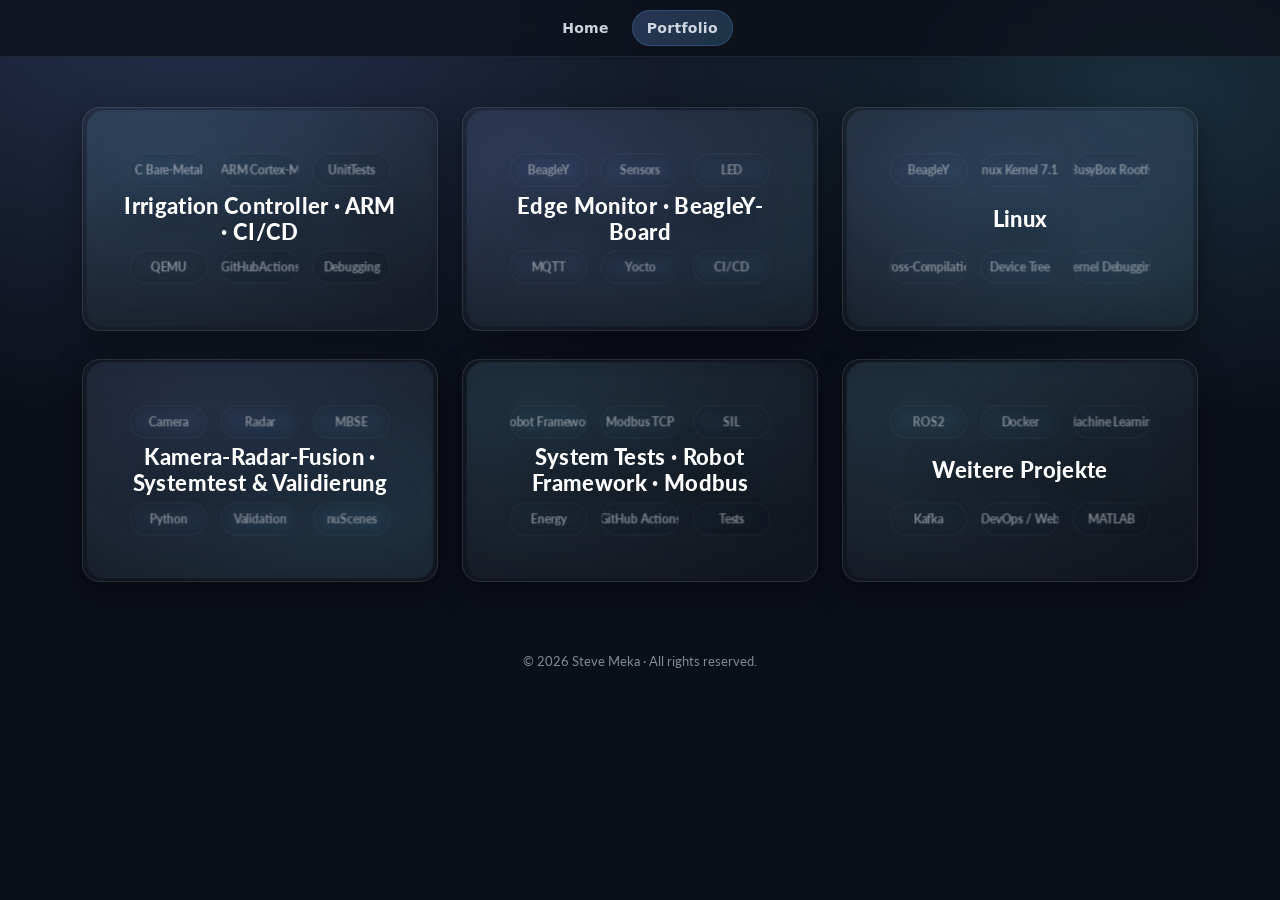
<file: embedded.html>
<!DOCTYPE html>
<html lang="de">
<head>
  <meta charset="utf-8">
  <meta name="viewport" content="width=device-width, initial-scale=1">
  <title>Portfolio · Steve Meka</title>
  <meta name="description" content="Projekte von Steve Meka: ARM Bare-Metal, Embedded Linux auf dem BeagleY, Kamera-Radar-Fusion und Systemtests mit Robot Framework.">
  <link rel="icon" href="favicon.svg" type="image/svg+xml">
  <link rel="preconnect" href="https://fonts.googleapis.com">
  <link rel="preconnect" href="https://fonts.gstatic.com" crossorigin>
  <link rel="stylesheet" href="https://fonts.googleapis.com/css2?family=Lato:wght@400;700;900&display=swap">
  <link rel="stylesheet" href="css/base.css">
  <link rel="stylesheet" href="css/cards.css">
</head>

<body>
<nav class="site-nav">
  <ul>
    <li><a href="index.html">Home</a></li>
    <li><a class="active" href="embedded.html" aria-current="page">Portfolio</a></li>
  </ul>
</nav>

<main class="overview">
  <div class="container">
    <div class="card-grid">

      <a class="project-card" href="irrigation-controller.html">
        <div class="project-media">
          <div class="tech-bg bg-devops">
            <div class="tech-grid">
              <div class="tech-pill">C Bare-Metal</div>
              <div class="tech-pill">ARM Cortex-M</div>
              <div class="tech-pill">UnitTests</div>
              <div class="tech-pill">QEMU</div>
              <div class="tech-pill">GitHubActions</div>
              <div class="tech-pill">Debugging</div>
            </div>
          </div>
          <div class="project-caption">
            <h3 class="project-title">Irrigation Controller · ARM · CI/CD</h3>
          </div>
        </div>
      </a>

      <a class="project-card" href="https://github.com/meka23749/beagley-edge-monitor" target="_blank" rel="noopener">
        <div class="project-media">
          <div class="tech-bg bg-embedded">
            <div class="tech-grid">
              <div class="tech-pill">BeagleY</div>
              <div class="tech-pill">Sensors</div>
              <div class="tech-pill">LED</div>
              <div class="tech-pill">MQTT</div>
              <div class="tech-pill">Yocto</div>
              <div class="tech-pill">CI/CD</div>
            </div>
          </div>
          <div class="project-caption">
            <h3 class="project-title">Edge Monitor · BeagleY-Board</h3>
          </div>
        </div>
      </a>

      <a class="project-card" href="https://github.com/meka23749/beagley-linux" target="_blank" rel="noopener">
        <div class="project-media">
          <div class="tech-bg bg-embedded">
            <div class="tech-grid">
              <div class="tech-pill">BeagleY</div>
              <div class="tech-pill">Linux Kernel 7.1.5</div>
              <div class="tech-pill">BusyBox Rootfs</div>
              <div class="tech-pill">Cross-Compilation</div>
              <div class="tech-pill">Device Tree</div>
              <div class="tech-pill">Kernel Debugging</div>
            </div>
          </div>
          <div class="project-caption">
            <h3 class="project-title">Linux</h3>
          </div>
        </div>
      </a>

      <a class="project-card" href="camera-radar-fusion.html">
        <div class="project-media">
          <div class="tech-bg bg-web">
            <div class="tech-grid">
              <div class="tech-pill">Camera</div>
              <div class="tech-pill">Radar</div>
              <div class="tech-pill">MBSE</div>
              <div class="tech-pill">Python</div>
              <div class="tech-pill">Validation</div>
              <div class="tech-pill">nuScenes</div>
            </div>
          </div>
          <div class="project-caption">
            <h3 class="project-title">Kamera-Radar-Fusion · Systemtest &amp; Validierung</h3>
          </div>
        </div>
      </a>

      <a class="project-card" href="bhkw-system-tests.html">
        <div class="project-media">
          <div class="tech-bg bg-devops">
            <div class="tech-grid">
              <div class="tech-pill">Robot Framework</div>
              <div class="tech-pill">Modbus TCP</div>
              <div class="tech-pill">SIL</div>
              <div class="tech-pill">Energy</div>
              <div class="tech-pill">GitHub Actions</div>
              <div class="tech-pill">Tests</div>
            </div>
          </div>
          <div class="project-caption">
            <h3 class="project-title">System Tests · Robot Framework · Modbus</h3>
          </div>
        </div>
      </a>

      <!-- AUTO-PROJEKTE:START -->
      <!-- AUTO-PROJEKTE:END -->

      <a class="project-card" href="weitere.html">
        <div class="project-media">
          <div class="tech-bg bg-devops">
            <div class="tech-grid">
              <div class="tech-pill">ROS2</div>
              <div class="tech-pill">Docker</div>
              <div class="tech-pill">Machine Learning</div>
              <div class="tech-pill">Kafka</div>
              <div class="tech-pill">DevOps / Web</div>
              <div class="tech-pill">MATLAB</div>
            </div>
          </div>
          <div class="project-caption">
            <h3 class="project-title">Weitere Projekte</h3>
          </div>
        </div>
      </a>

    </div>
  </div>
</main>

<footer>© <span id="year"></span> Steve Meka · All rights reserved.</footer>
<script>document.getElementById("year").textContent = new Date().getFullYear();</script>
</body>
</html>
</file>
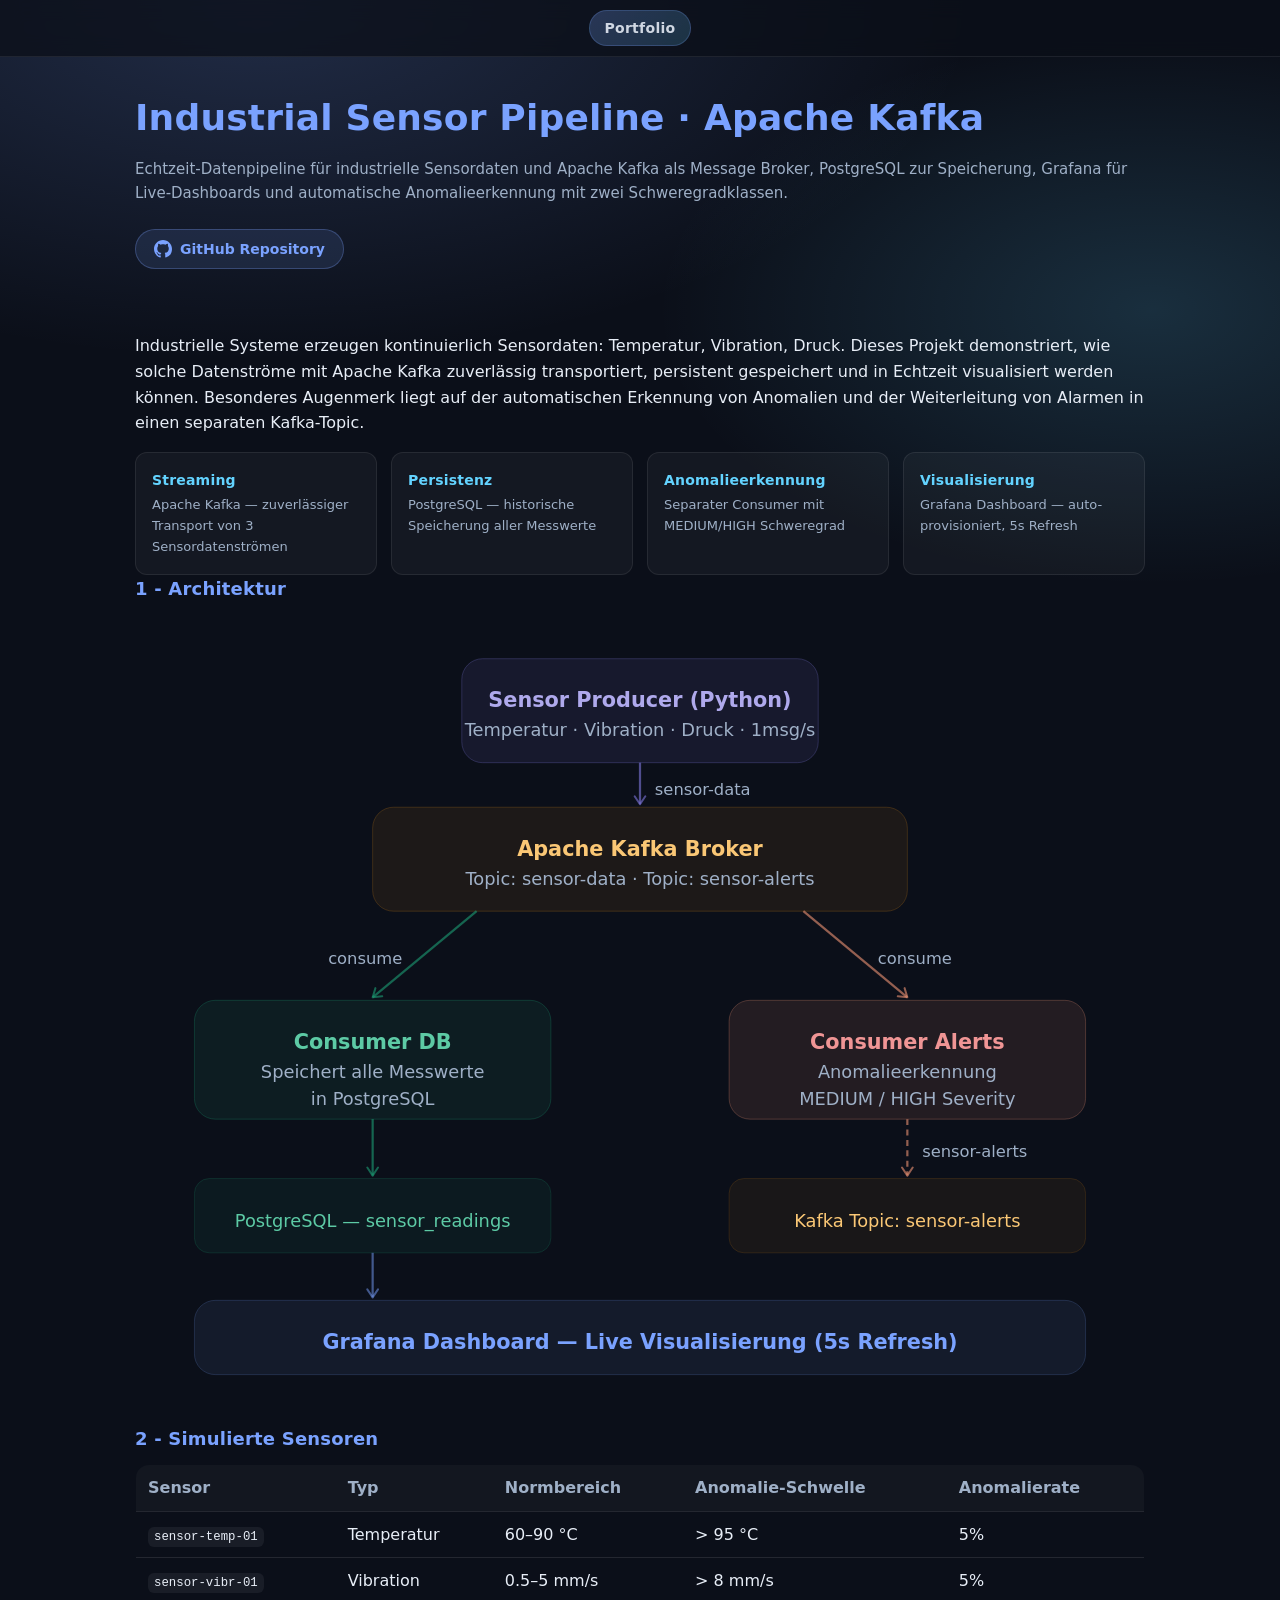
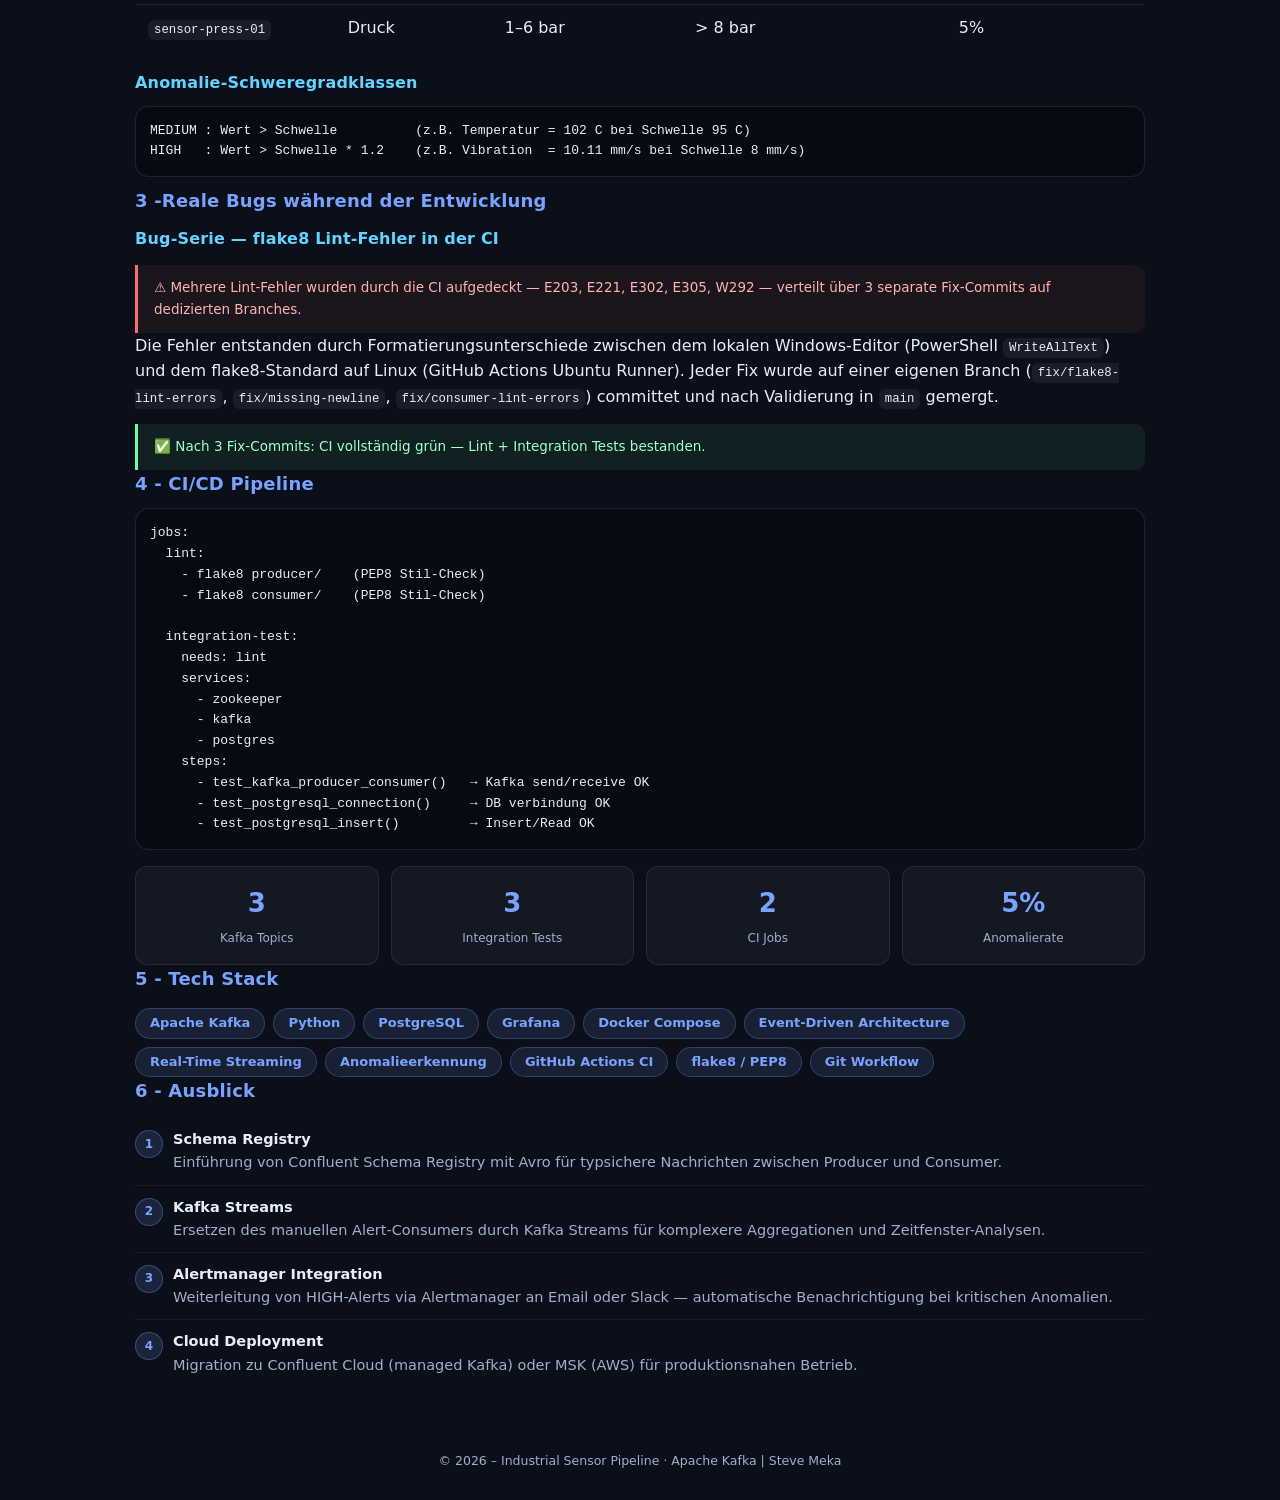
<file: industrial-sensor-kafka.html>
<!DOCTYPE html>
<html lang="de">
<head>
  <meta charset="utf-8">
  <meta name="viewport" content="width=device-width, initial-scale=1">
  <title>Industrial Sensor Pipeline · Apache Kafka</title>
  <meta name="description" content="Echtzeit-Datenpipeline für industrielle Sensordaten und Apache Kafka als Message Broker, PostgreSQL zur Speicherung, Grafana für Live-Dashboards und automatische Anomalieerkennung mit zwei Schweregradklassen.">
  <link rel="icon" href="favicon.svg" type="image/svg+xml">
  <link rel="stylesheet" href="css/base.css">
  <link rel="stylesheet" href="css/project.css">
</head>

<body>
<nav class="site-nav">
  <ul>
    <li><a class="active" href="weitere.html">Portfolio</a></li>
  </ul>
</nav>

<header>
  <h1>Industrial Sensor Pipeline · Apache Kafka</h1>
  <p class="muted lead">
    Echtzeit-Datenpipeline für industrielle Sensordaten und Apache Kafka als Message Broker,
    PostgreSQL zur Speicherung, Grafana für Live-Dashboards und automatische Anomalieerkennung
    mit zwei Schweregradklassen.
  </p>
  <a class="btn-github" href="https://github.com/meka23749/industrial-sensor-kafka" target="_blank" rel="noopener">GitHub Repository</a>
</header>

<main>

<section>
  <p>
    Industrielle Systeme erzeugen kontinuierlich Sensordaten: Temperatur, Vibration, Druck.
    Dieses Projekt demonstriert, wie solche Datenströme mit Apache Kafka zuverlässig
    transportiert, persistent gespeichert und in Echtzeit visualisiert werden können.
    Besonderes Augenmerk liegt auf der automatischen Erkennung von Anomalien und der
    Weiterleitung von Alarmen in einen separaten Kafka-Topic.
  </p>
  <div class="context-grid">
    <div class="context-item"><h3>Streaming</h3><p>Apache Kafka — zuverlässiger Transport von 3 Sensordatenströmen</p></div>
    <div class="context-item"><h3>Persistenz</h3><p>PostgreSQL — historische Speicherung aller Messwerte</p></div>
    <div class="context-item"><h3>Anomalieerkennung</h3><p>Separater Consumer mit MEDIUM/HIGH Schweregrad</p></div>
    <div class="context-item"><h3>Visualisierung</h3><p>Grafana Dashboard — auto-provisioniert, 5s Refresh</p></div>
  </div>
</section>

<section>
  <h2>1 - Architektur</h2>

  <svg class="diagram" width="100%" viewBox="0 0 680 520" role="img">
    <title>Kafka Pipeline Architektur</title>
    <desc>Sensor Producer sendet Daten an Kafka Broker, zwei Consumer lesen parallel: Consumer DB speichert in PostgreSQL, Consumer Alerts erkennt Anomalien und publiziert in sensor-alerts Topic. Grafana visualisiert die Daten aus PostgreSQL.</desc>
    <defs>
      <marker id="arrow" viewBox="0 0 10 10" refX="8" refY="5" markerWidth="6" markerHeight="6" orient="auto-start-reverse">
        <path d="M2 1L8 5L2 9" fill="none" stroke="context-stroke" stroke-width="1.5" stroke-linecap="round" stroke-linejoin="round"/>
      </marker>
    </defs>

    <!-- Producer -->
    <rect x="220" y="20" width="240" height="70" rx="14" fill="rgba(127,119,221,.10)" stroke="rgba(127,119,221,.35)" stroke-width="0.5"/>
    <text font-family="ui-sans-serif,system-ui,sans-serif" font-size="14" font-weight="600" fill="#AFA9EC" x="340" y="48" text-anchor="middle" dominant-baseline="central">Sensor Producer (Python)</text>
    <text font-family="ui-sans-serif,system-ui,sans-serif" font-size="12" fill="#9fb0c7" x="340" y="68" text-anchor="middle" dominant-baseline="central">Temperatur · Vibration · Druck · 1msg/s</text>

    <!-- Arrow Producer → Kafka -->
    <line x1="340" y1="90" x2="340" y2="118" stroke="rgba(127,119,221,.6)" stroke-width="1.5" fill="none" marker-end="url(#arrow)"/>
    <text font-family="ui-sans-serif,system-ui,sans-serif" font-size="11" fill="#9fb0c7" x="350" y="108" dominant-baseline="central">sensor-data</text>

    <!-- Kafka -->
    <rect x="160" y="120" width="360" height="70" rx="14" fill="rgba(186,117,23,.10)" stroke="rgba(186,117,23,.35)" stroke-width="0.5"/>
    <text font-family="ui-sans-serif,system-ui,sans-serif" font-size="14" font-weight="600" fill="#FAC775" x="340" y="148" text-anchor="middle" dominant-baseline="central">Apache Kafka Broker</text>
    <text font-family="ui-sans-serif,system-ui,sans-serif" font-size="12" fill="#9fb0c7" x="340" y="168" text-anchor="middle" dominant-baseline="central">Topic: sensor-data · Topic: sensor-alerts</text>

    <!-- Arrow Kafka → Consumer DB -->
    <line x1="230" y1="190" x2="160" y2="248" stroke="rgba(29,158,117,.6)" stroke-width="1.5" fill="none" marker-end="url(#arrow)"/>
    <text font-family="ui-sans-serif,system-ui,sans-serif" font-size="11" fill="#9fb0c7" x="155" y="222" text-anchor="middle" dominant-baseline="central">consume</text>

    <!-- Arrow Kafka → Consumer Alerts -->
    <line x1="450" y1="190" x2="520" y2="248" stroke="rgba(240,149,117,.6)" stroke-width="1.5" fill="none" marker-end="url(#arrow)"/>
    <text font-family="ui-sans-serif,system-ui,sans-serif" font-size="11" fill="#9fb0c7" x="525" y="222" text-anchor="middle" dominant-baseline="central">consume</text>

    <!-- Consumer DB -->
    <rect x="40" y="250" width="240" height="80" rx="14" fill="rgba(29,158,117,.10)" stroke="rgba(29,158,117,.35)" stroke-width="0.5"/>
    <text font-family="ui-sans-serif,system-ui,sans-serif" font-size="14" font-weight="600" fill="#5DCAA5" x="160" y="278" text-anchor="middle" dominant-baseline="central">Consumer DB</text>
    <text font-family="ui-sans-serif,system-ui,sans-serif" font-size="12" fill="#9fb0c7" x="160" y="298" text-anchor="middle" dominant-baseline="central">Speichert alle Messwerte</text>
    <text font-family="ui-sans-serif,system-ui,sans-serif" font-size="12" fill="#9fb0c7" x="160" y="316" text-anchor="middle" dominant-baseline="central">in PostgreSQL</text>

    <!-- Consumer Alerts -->
    <rect x="400" y="250" width="240" height="80" rx="14" fill="rgba(240,149,117,.10)" stroke="rgba(240,149,117,.35)" stroke-width="0.5"/>
    <text font-family="ui-sans-serif,system-ui,sans-serif" font-size="14" font-weight="600" fill="#F09595" x="520" y="278" text-anchor="middle" dominant-baseline="central">Consumer Alerts</text>
    <text font-family="ui-sans-serif,system-ui,sans-serif" font-size="12" fill="#9fb0c7" x="520" y="298" text-anchor="middle" dominant-baseline="central">Anomalieerkennung</text>
    <text font-family="ui-sans-serif,system-ui,sans-serif" font-size="12" fill="#9fb0c7" x="520" y="316" text-anchor="middle" dominant-baseline="central">MEDIUM / HIGH Severity</text>

    <!-- Arrow Alerts → sensor-alerts topic -->
    <line x1="520" y1="330" x2="520" y2="368" stroke="rgba(240,149,117,.6)" stroke-width="1.5" fill="none" marker-end="url(#arrow)" stroke-dasharray="4 3"/>
    <text font-family="ui-sans-serif,system-ui,sans-serif" font-size="11" fill="#9fb0c7" x="530" y="352" dominant-baseline="central">sensor-alerts</text>

    <rect x="400" y="370" width="240" height="50" rx="10" fill="rgba(186,117,23,.08)" stroke="rgba(186,117,23,.25)" stroke-width="0.5"/>
    <text font-family="ui-sans-serif,system-ui,sans-serif" font-size="12" fill="#FAC775" x="520" y="398" text-anchor="middle" dominant-baseline="central">Kafka Topic: sensor-alerts</text>

    <!-- Arrow Consumer DB → PostgreSQL -->
    <line x1="160" y1="330" x2="160" y2="368" stroke="rgba(29,158,117,.6)" stroke-width="1.5" fill="none" marker-end="url(#arrow)"/>

    <!-- PostgreSQL -->
    <rect x="40" y="370" width="240" height="50" rx="10" fill="rgba(29,158,117,.08)" stroke="rgba(29,158,117,.25)" stroke-width="0.5"/>
    <text font-family="ui-sans-serif,system-ui,sans-serif" font-size="12" fill="#5DCAA5" x="160" y="398" text-anchor="middle" dominant-baseline="central">PostgreSQL — sensor_readings</text>

    <!-- Arrow PostgreSQL → Grafana -->
    <line x1="160" y1="420" x2="160" y2="450" stroke="rgba(122,162,255,.5)" stroke-width="1.5" fill="none" marker-end="url(#arrow)"/>

    <!-- Grafana -->
    <rect x="40" y="452" width="600" height="50" rx="14" fill="rgba(122,162,255,.08)" stroke="rgba(122,162,255,.25)" stroke-width="0.5"/>
    <text font-family="ui-sans-serif,system-ui,sans-serif" font-size="14" font-weight="600" fill="#7aa2ff" x="340" y="480" text-anchor="middle" dominant-baseline="central">Grafana Dashboard — Live Visualisierung (5s Refresh)</text>
  </svg>
</section>

<section>
  <h2>2 - Simulierte Sensoren</h2>
  <table>
    <thead><tr><th>Sensor</th><th>Typ</th><th>Normbereich</th><th>Anomalie-Schwelle</th><th>Anomalierate</th></tr></thead>
    <tbody>
      <tr><td><code>sensor-temp-01</code></td><td>Temperatur</td><td>60–90 °C</td><td>&gt; 95 °C</td><td>5%</td></tr>
      <tr><td><code>sensor-vibr-01</code></td><td>Vibration</td><td>0.5–5 mm/s</td><td>&gt; 8 mm/s</td><td>5%</td></tr>
      <tr><td><code>sensor-press-01</code></td><td>Druck</td><td>1–6 bar</td><td>&gt; 8 bar</td><td>5%</td></tr>
    </tbody>
  </table>

  <h3 class="mt-18">Anomalie-Schweregradklassen</h3>
  <pre>
MEDIUM : Wert &gt; Schwelle          (z.B. Temperatur = 102 C bei Schwelle 95 C)
HIGH   : Wert &gt; Schwelle * 1.2    (z.B. Vibration  = 10.11 mm/s bei Schwelle 8 mm/s)</pre>
</section>

<section>
  <h2>3 -Reale Bugs während der Entwicklung</h2>

  <h3>Bug-Serie — flake8 Lint-Fehler in der CI</h3>
  <div class="warn-note">
    ⚠️ Mehrere Lint-Fehler wurden durch die CI aufgedeckt — E203, E221, E302, E305, W292 —
    verteilt über 3 separate Fix-Commits auf dedizierten Branches.
  </div>
  <p>Die Fehler entstanden durch Formatierungsunterschiede zwischen dem lokalen Windows-Editor
  (PowerShell <code>WriteAllText</code>) und dem flake8-Standard auf Linux (GitHub Actions Ubuntu Runner).
  Jeder Fix wurde auf einer eigenen Branch (<code>fix/flake8-lint-errors</code>,
  <code>fix/missing-newline</code>, <code>fix/consumer-lint-errors</code>) committet
  und nach Validierung in <code>main</code> gemergt.</p>
  <div class="success">✅ Nach 3 Fix-Commits: CI vollständig grün — Lint + Integration Tests bestanden.</div>
</section>

<section>
  <h2>4 - CI/CD Pipeline</h2>
  <pre>
jobs:
  lint:
    - flake8 producer/    (PEP8 Stil-Check)
    - flake8 consumer/    (PEP8 Stil-Check)

  integration-test:
    needs: lint
    services:
      - zookeeper
      - kafka
      - postgres
    steps:
      - test_kafka_producer_consumer()   → Kafka send/receive OK
      - test_postgresql_connection()     → DB verbindung OK
      - test_postgresql_insert()         → Insert/Read OK</pre>

  <div class="metrics-grid">
    <div class="metric-card"><span class="value">3</span><div class="label">Kafka Topics</div></div>
    <div class="metric-card"><span class="value">3</span><div class="label">Integration Tests</div></div>
    <div class="metric-card"><span class="value">2</span><div class="label">CI Jobs</div></div>
    <div class="metric-card"><span class="value">5%</span><div class="label">Anomalierate</div></div>
  </div>
</section>

<section>
  <h2>5 - Tech Stack </h2>
  <div class="skills-row">
    <span class="skill-tag">Apache Kafka</span>
    <span class="skill-tag">Python</span>
    <span class="skill-tag">PostgreSQL</span>
    <span class="skill-tag">Grafana</span>
    <span class="skill-tag">Docker Compose</span>
    <span class="skill-tag">Event-Driven Architecture</span>
    <span class="skill-tag">Real-Time Streaming</span>
    <span class="skill-tag">Anomalieerkennung</span>
    <span class="skill-tag">GitHub Actions CI</span>
    <span class="skill-tag">flake8 / PEP8</span>
    <span class="skill-tag">Git Workflow</span>
  </div>
</section>

<section>
  <h2>6 - Ausblick</h2>
  <ul class="ausblick-list">
    <li><span class="step">1</span><div><strong>Schema Registry</strong><br><span class="muted">Einführung von Confluent Schema Registry mit Avro für typsichere Nachrichten zwischen Producer und Consumer.</span></div></li>
    <li><span class="step">2</span><div><strong>Kafka Streams</strong><br><span class="muted">Ersetzen des manuellen Alert-Consumers durch Kafka Streams für komplexere Aggregationen und Zeitfenster-Analysen.</span></div></li>
    <li><span class="step">3</span><div><strong>Alertmanager Integration</strong><br><span class="muted">Weiterleitung von HIGH-Alerts via Alertmanager an Email oder Slack — automatische Benachrichtigung bei kritischen Anomalien.</span></div></li>
    <li><span class="step">4</span><div><strong>Cloud Deployment</strong><br><span class="muted">Migration zu Confluent Cloud (managed Kafka) oder MSK (AWS) für produktionsnahen Betrieb.</span></div></li>
  </ul>
</section>
</main>

<footer>© <span id="year"></span> – Industrial Sensor Pipeline · Apache Kafka | Steve Meka</footer>
<script>document.getElementById("year").textContent = new Date().getFullYear();</script>

</body>
</html>
</file>
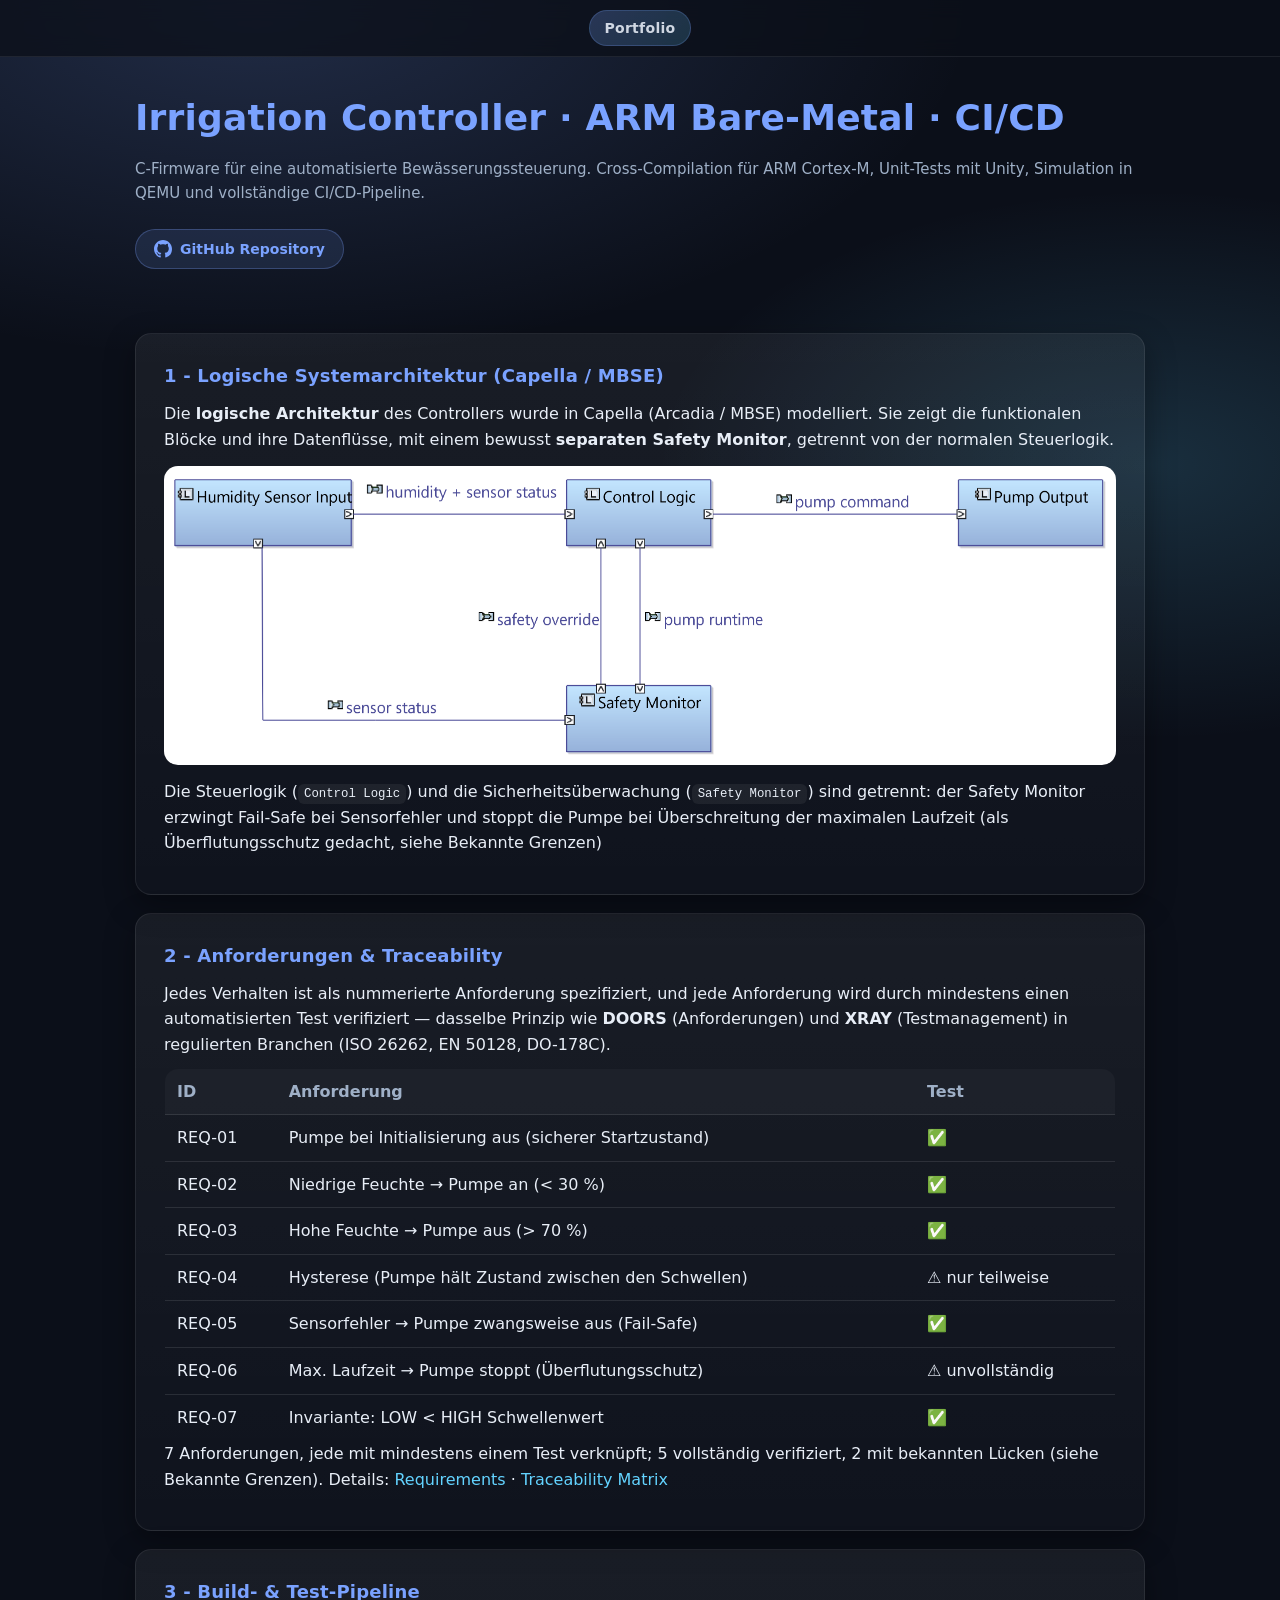
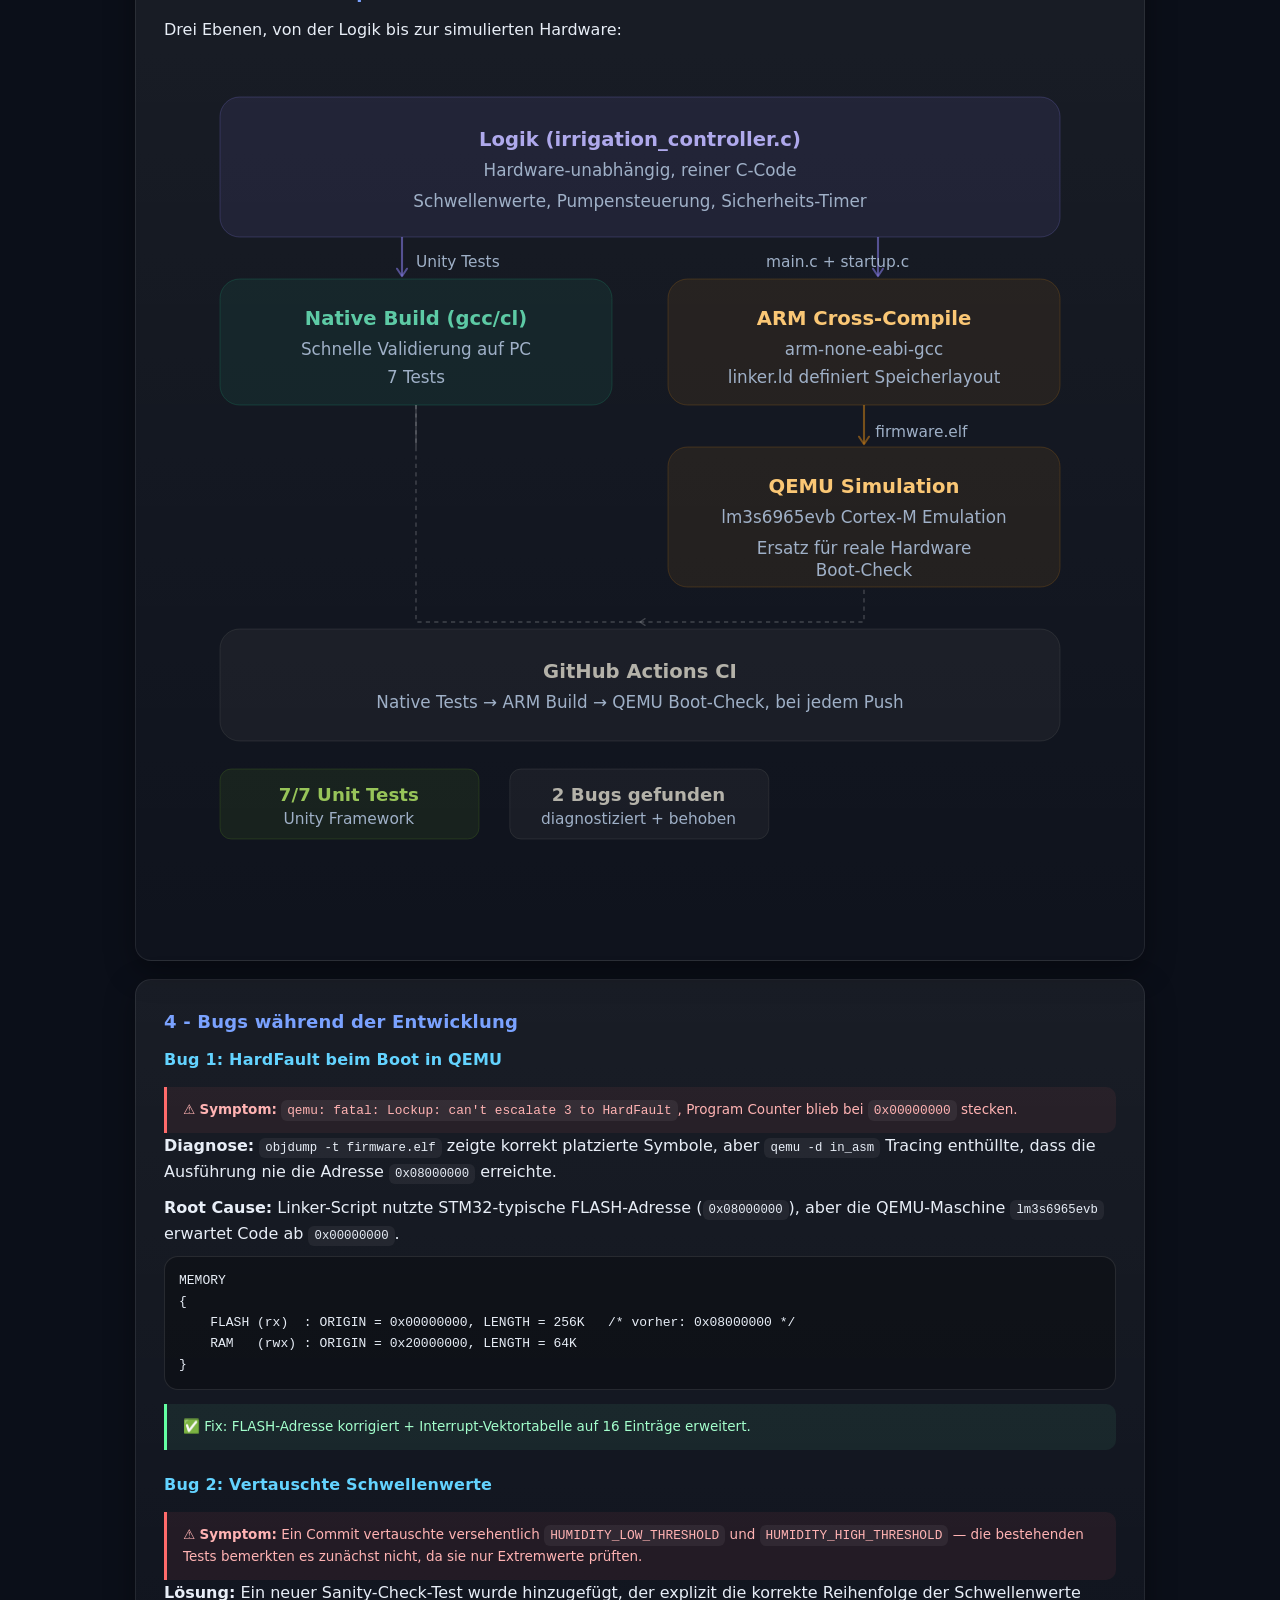
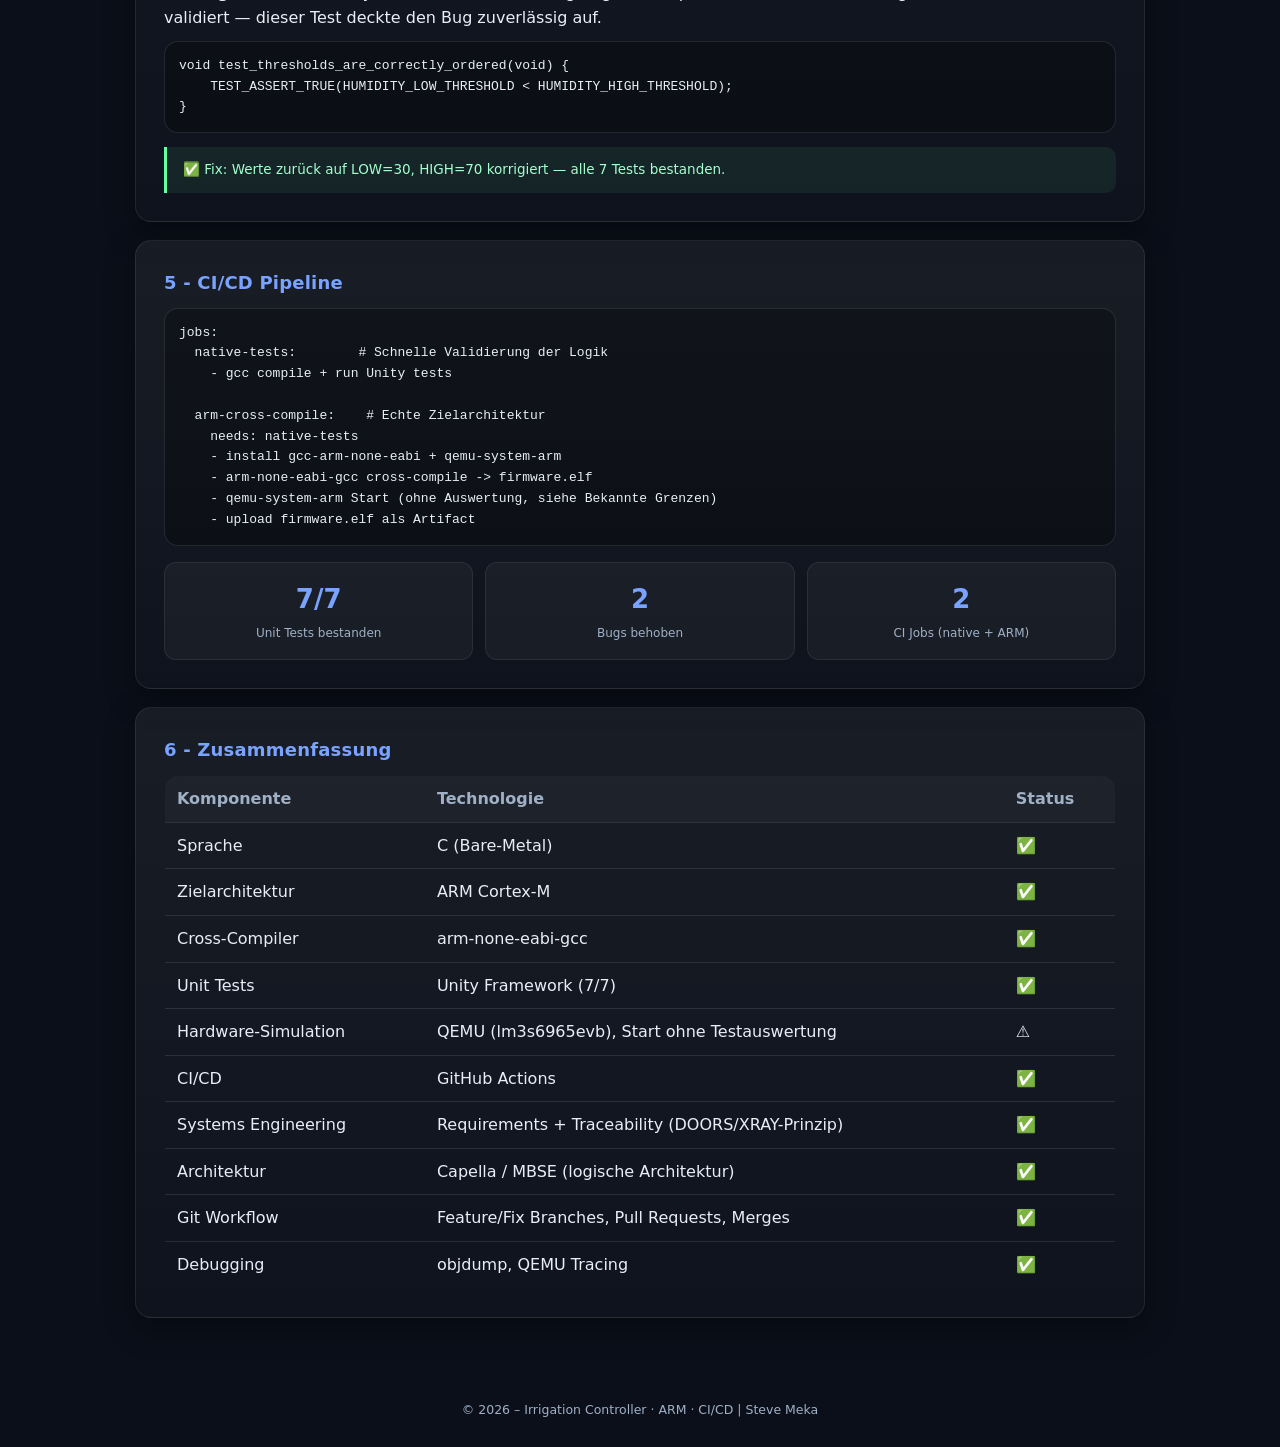
<file: irrigation-controller.html>
<!DOCTYPE html>
<html lang="de">
<head>
  <meta charset="utf-8">
  <meta name="viewport" content="width=device-width, initial-scale=1">
  <title>Irrigation Controller · ARM · CI/CD</title>
  <meta name="description" content="C-Firmware für eine automatisierte Bewässerungssteuerung. Cross-Compilation für ARM Cortex-M, Unit-Tests mit Unity, Simulation in QEMU und vollständige CI/CD-Pipeline.">
  <link rel="icon" href="favicon.svg" type="image/svg+xml">
  <link rel="stylesheet" href="css/base.css">
  <link rel="stylesheet" href="css/project.css">
</head>

<body>
<nav class="site-nav">
  <ul>
    <li><a class="active" href="embedded.html">Portfolio</a></li>
  </ul>
</nav>

<header>
  <h1>Irrigation Controller · ARM Bare-Metal · CI/CD</h1>
  <p class="muted lead">
    C-Firmware für eine automatisierte Bewässerungssteuerung. Cross-Compilation für ARM Cortex-M,
    Unit-Tests mit Unity, Simulation in QEMU und vollständige CI/CD-Pipeline.
  </p>
    <a class="btn-github" href="https://github.com/meka23749/irrigation-controller-embedded" target="_blank" rel="noopener">GitHub Repository</a>
</header>

<main>

<section class="hcard">
    <h2>1 - Logische Systemarchitektur (Capella / MBSE)</h2>
    <p>
      Die <strong>logische Architektur</strong>  des Controllers wurde
      in Capella (Arcadia / MBSE) modelliert. Sie zeigt die funktionalen Blöcke und ihre
      Datenflüsse, mit einem bewusst <strong>separaten Safety Monitor</strong>, getrennt von
      der normalen Steuerlogik.
    </p>

    <img class="img-light" src="images/irrigation-architecture.png"
         alt="Logische Architektur: Sensor Input, Control Logic, Safety Monitor, Pump Output">

    <p>
      Die Steuerlogik (<code>Control Logic</code>) und die Sicherheitsüberwachung
      (<code>Safety Monitor</code>) sind getrennt: der Safety Monitor erzwingt Fail-Safe bei
      Sensorfehler und stoppt die Pumpe bei Überschreitung der maximalen Laufzeit (als Überflutungsschutz gedacht, siehe Bekannte Grenzen)
    </p>
  </section>

  <section class="hcard">
    <h2>2 - Anforderungen &amp; Traceability</h2>
    <p>
      Jedes Verhalten ist als nummerierte Anforderung spezifiziert, und jede Anforderung wird
      durch mindestens einen automatisierten Test verifiziert — dasselbe Prinzip wie
      <strong>DOORS</strong> (Anforderungen) und <strong>XRAY</strong> (Testmanagement) in
      regulierten Branchen (ISO 26262, EN 50128, DO-178C).
    </p>

    <table>
      <tr><th>ID</th><th>Anforderung</th><th>Test</th></tr>
      <tr><td>REQ-01</td><td>Pumpe bei Initialisierung aus (sicherer Startzustand)</td><td>✅</td></tr>
      <tr><td>REQ-02</td><td>Niedrige Feuchte → Pumpe an (&lt; 30 %)</td><td>✅</td></tr>
      <tr><td>REQ-03</td><td>Hohe Feuchte → Pumpe aus (&gt; 70 %)</td><td>✅</td></tr>
      <tr><td>REQ-04</td><td>Hysterese (Pumpe hält Zustand zwischen den Schwellen)</td><td>⚠️ nur teilweise</td></tr>
      <tr><td>REQ-05</td><td>Sensorfehler → Pumpe zwangsweise aus (Fail-Safe)</td><td>✅</td></tr>
      <tr><td>REQ-06</td><td>Max. Laufzeit → Pumpe stoppt (Überflutungsschutz)</td><td>⚠️ unvollständig</td></tr>
      <tr><td>REQ-07</td><td>Invariante: LOW &lt; HIGH Schwellenwert</td><td>✅</td></tr>
    </table>

    <p>
      7 Anforderungen, jede mit mindestens einem Test verknüpft; 5 vollständig verifiziert, 2 mit bekannten Lücken (siehe Bekannte Grenzen). Details:
      <a href="https://github.com/meka23749/irrigation-controller-embedded/blob/main/docs/irrigation_01_Requirements.md">Requirements</a>
      ·
      <a href="https://github.com/meka23749/irrigation-controller-embedded/blob/main/docs/irrigation_02_Traceability_Matrix.md">Traceability Matrix</a>
    </p>
  </section>

<section class="hcard">
  <h2>3 - Build- & Test-Pipeline</h2>
  <p>Drei Ebenen, von der Logik bis zur simulierten Hardware:</p>

  <svg class="diagram" width="100%" viewBox="0 0 680 600" role="img">
    <title>Irrigation Controller Architektur</title>
    <desc>Drei Schichten: Geschaeftslogik in C, Cross-Compilation Toolchain, QEMU Hardware-Simulation, validiert durch CI/CD</desc>
    <defs>
      <marker id="arrow" viewBox="0 0 10 10" refX="8" refY="5" markerWidth="6" markerHeight="6" orient="auto-start-reverse">
        <path d="M2 1L8 5L2 9" fill="none" stroke="context-stroke" stroke-width="1.5" stroke-linecap="round" stroke-linejoin="round"/>
      </marker>
    </defs>

    <rect x="40" y="20" width="600" height="100" rx="14" fill="rgba(127,119,221,.10)" stroke="rgba(127,119,221,.35)" stroke-width="0.5"/>
    <text font-family="ui-sans-serif,system-ui,sans-serif" font-size="14" font-weight="600" fill="#AFA9EC" x="340" y="50" text-anchor="middle" dominant-baseline="central">Logik (irrigation_controller.c)</text>
    <text font-family="ui-sans-serif,system-ui,sans-serif" font-size="12" fill="#9fb0c7" x="340" y="72" text-anchor="middle" dominant-baseline="central">Hardware-unabhängig, reiner C-Code</text>
    <text font-family="ui-sans-serif,system-ui,sans-serif" font-size="12" fill="#9fb0c7" x="340" y="94" text-anchor="middle" dominant-baseline="central">Schwellenwerte, Pumpensteuerung, Sicherheits-Timer</text>

    <line x1="170" y1="120" x2="170" y2="148" stroke="rgba(127,119,221,.6)" stroke-width="1.5" fill="none" marker-end="url(#arrow)"/>
    <text font-family="ui-sans-serif,system-ui,sans-serif" font-size="11" fill="#9fb0c7" x="180" y="138" dominant-baseline="central">Unity Tests</text>

    <line x1="510" y1="120" x2="510" y2="148" stroke="rgba(127,119,221,.6)" stroke-width="1.5" fill="none" marker-end="url(#arrow)"/>
    <text font-family="ui-sans-serif,system-ui,sans-serif" font-size="11" fill="#9fb0c7" x="430" y="138" dominant-baseline="central">main.c + startup.c</text>

    <rect x="40" y="150" width="280" height="90" rx="14" fill="rgba(29,158,117,.10)" stroke="rgba(29,158,117,.35)" stroke-width="0.5"/>
    <text font-family="ui-sans-serif,system-ui,sans-serif" font-size="14" font-weight="600" fill="#5DCAA5" x="180" y="178" text-anchor="middle" dominant-baseline="central">Native Build (gcc/cl)</text>
    <text font-family="ui-sans-serif,system-ui,sans-serif" font-size="12" fill="#9fb0c7" x="180" y="200" text-anchor="middle" dominant-baseline="central">Schnelle Validierung auf PC</text>
    <text font-family="ui-sans-serif,system-ui,sans-serif" font-size="12" fill="#9fb0c7" x="180" y="220" text-anchor="middle" dominant-baseline="central">7 Tests</text>

    <rect x="360" y="150" width="280" height="90" rx="14" fill="rgba(186,117,23,.10)" stroke="rgba(186,117,23,.35)" stroke-width="0.5"/>
    <text font-family="ui-sans-serif,system-ui,sans-serif" font-size="14" font-weight="600" fill="#FAC775" x="500" y="178" text-anchor="middle" dominant-baseline="central">ARM Cross-Compile</text>
    <text font-family="ui-sans-serif,system-ui,sans-serif" font-size="12" fill="#9fb0c7" x="500" y="200" text-anchor="middle" dominant-baseline="central">arm-none-eabi-gcc</text>
    <text font-family="ui-sans-serif,system-ui,sans-serif" font-size="12" fill="#9fb0c7" x="500" y="220" text-anchor="middle" dominant-baseline="central">linker.ld definiert Speicherlayout</text>

    <line x1="500" y1="240" x2="500" y2="268" stroke="rgba(186,117,23,.6)" stroke-width="1.5" fill="none" marker-end="url(#arrow)"/>
    <text font-family="ui-sans-serif,system-ui,sans-serif" font-size="11" fill="#9fb0c7" x="508" y="259" dominant-baseline="central">firmware.elf</text>

    <rect x="360" y="270" width="280" height="100" rx="14" fill="rgba(186,117,23,.10)" stroke="rgba(186,117,23,.35)" stroke-width="0.5"/>
    <text font-family="ui-sans-serif,system-ui,sans-serif" font-size="14" font-weight="600" fill="#FAC775" x="500" y="298" text-anchor="middle" dominant-baseline="central">QEMU Simulation</text>
    <text font-family="ui-sans-serif,system-ui,sans-serif" font-size="12" fill="#9fb0c7" x="500" y="320" text-anchor="middle" dominant-baseline="central">lm3s6965evb Cortex-M Emulation</text>
    <text font-family="ui-sans-serif,system-ui,sans-serif" font-size="12" fill="#9fb0c7" x="500" y="342" text-anchor="middle" dominant-baseline="central">Ersatz für reale Hardware</text>
    <text font-family="ui-sans-serif,system-ui,sans-serif" font-size="12" fill="#9fb0c7" x="500" y="358" text-anchor="middle" dominant-baseline="central">Boot-Check</text>

    <line x1="180" y1="240" x2="180" y2="270" stroke="rgba(255,255,255,.2)" stroke-width="1" fill="none"/>
    <line x1="180" y1="270" x2="180" y2="270" stroke="rgba(255,255,255,.2)" stroke-width="1" fill="none"/>

    <line x1="340" y1="395" x2="340" y2="395" stroke="none"/>
    <path d="M180 240 L180 395 L340 395" fill="none" stroke="rgba(255,255,255,.2)" stroke-width="1" stroke-dasharray="3 3"/>
    <path d="M500 372 L500 395 L340 395" fill="none" stroke="rgba(255,255,255,.2)" stroke-width="1" stroke-dasharray="3 3" marker-end="url(#arrow)"/>

    <rect x="40" y="400" width="600" height="80" rx="14" fill="rgba(136,135,128,.08)" stroke="rgba(136,135,128,.25)" stroke-width="0.5"/>
    <text font-family="ui-sans-serif,system-ui,sans-serif" font-size="14" font-weight="600" fill="#B4B2A9" x="340" y="430" text-anchor="middle" dominant-baseline="central">GitHub Actions CI</text>
    <text font-family="ui-sans-serif,system-ui,sans-serif" font-size="12" fill="#9fb0c7" x="340" y="452" text-anchor="middle" dominant-baseline="central">Native Tests → ARM Build → QEMU Boot-Check, bei jedem Push</text>

    <rect x="40" y="500" width="185" height="50" rx="8" fill="rgba(99,153,34,.10)" stroke="rgba(99,153,34,.30)" stroke-width="0.5"/>
    <text font-family="ui-sans-serif,system-ui,sans-serif" font-size="13" font-weight="600" fill="#97C459" x="132" y="518" text-anchor="middle" dominant-baseline="central">7/7 Unit Tests</text>
    <text font-family="ui-sans-serif,system-ui,sans-serif" font-size="11" fill="#9fb0c7" x="132" y="536" text-anchor="middle" dominant-baseline="central">Unity Framework</text>

    <rect x="247" y="500" width="185" height="50" rx="8" fill="rgba(136,135,128,.08)" stroke="rgba(136,135,128,.25)" stroke-width="0.5"/>
    <text font-family="ui-sans-serif,system-ui,sans-serif" font-size="13" font-weight="600" fill="#B4B2A9" x="339" y="518" text-anchor="middle" dominant-baseline="central">2 Bugs gefunden</text>
    <text font-family="ui-sans-serif,system-ui,sans-serif" font-size="11" fill="#9fb0c7" x="339" y="536" text-anchor="middle" dominant-baseline="central">diagnostiziert + behoben</text>

  </svg>
</section>

<section class="hcard">
  <h2>4 - Bugs während der Entwicklung</h2>

  <h3>Bug 1:  HardFault beim Boot in QEMU</h3>
  <div class="warn-note">
    ⚠️ <strong>Symptom:</strong> <code>qemu: fatal: Lockup: can't escalate 3 to HardFault</code>,
    Program Counter blieb bei <code>0x00000000</code> stecken.
  </div>
  <p><strong>Diagnose:</strong> <code>objdump -t firmware.elf</code> zeigte korrekt platzierte Symbole,
  aber <code>qemu -d in_asm</code> Tracing enthüllte, dass die Ausführung nie die Adresse <code>0x08000000</code> erreichte.</p>
  <p><strong>Root Cause:</strong> Linker-Script nutzte STM32-typische FLASH-Adresse (<code>0x08000000</code>),
  aber die QEMU-Maschine <code>lm3s6965evb</code> erwartet Code ab <code>0x00000000</code>.</p>
  <pre>
MEMORY
{
    FLASH (rx)  : ORIGIN = 0x00000000, LENGTH = 256K   /* vorher: 0x08000000 */
    RAM   (rwx) : ORIGIN = 0x20000000, LENGTH = 64K
}</pre>
  <div class="success">✅ Fix: FLASH-Adresse korrigiert + Interrupt-Vektortabelle auf 16 Einträge erweitert.</div>

  <h3 class="mt-22">Bug 2: Vertauschte Schwellenwerte</h3>
  <div class="warn-note">
    ⚠️ <strong>Symptom:</strong> Ein Commit vertauschte versehentlich <code>HUMIDITY_LOW_THRESHOLD</code>
    und <code>HUMIDITY_HIGH_THRESHOLD</code> — die bestehenden Tests bemerkten es zunächst nicht,
    da sie nur Extremwerte prüften.
  </div>
  <p><strong>Lösung:</strong> Ein neuer Sanity-Check-Test wurde hinzugefügt, der explizit die
  korrekte Reihenfolge der Schwellenwerte validiert — dieser Test deckte den Bug zuverlässig auf.</p>
  <pre>
void test_thresholds_are_correctly_ordered(void) {
    TEST_ASSERT_TRUE(HUMIDITY_LOW_THRESHOLD &lt; HUMIDITY_HIGH_THRESHOLD);
}</pre>
  <div class="success">✅ Fix: Werte zurück auf LOW=30, HIGH=70 korrigiert — alle 7 Tests bestanden.</div>
</section>

<section class="hcard">
  <h2>5 - CI/CD Pipeline</h2>
  <pre>
jobs:
  native-tests:        # Schnelle Validierung der Logik
    - gcc compile + run Unity tests

  arm-cross-compile:    # Echte Zielarchitektur
    needs: native-tests
    - install gcc-arm-none-eabi + qemu-system-arm
    - arm-none-eabi-gcc cross-compile -&gt; firmware.elf
    - qemu-system-arm Start (ohne Auswertung, siehe Bekannte Grenzen)
    - upload firmware.elf als Artifact</pre>

  <div class="metrics-grid">
    <div class="metric-card"><span class="value">7/7</span><div class="label">Unit Tests bestanden</div></div>
    <div class="metric-card"><span class="value">2</span><div class="label">Bugs behoben</div></div>
    <div class="metric-card"><span class="value">2</span><div class="label">CI Jobs (native + ARM)</div></div>
  </div>
</section>

<section class="hcard">
  <h2>6 - Zusammenfassung</h2>
  <table>
    <thead><tr><th>Komponente</th><th>Technologie</th><th>Status</th></tr></thead>
    <tbody>
      <tr><td>Sprache</td><td>C (Bare-Metal)</td><td>✅</td></tr>
      <tr><td>Zielarchitektur</td><td>ARM Cortex-M</td><td>✅</td></tr>
      <tr><td>Cross-Compiler</td><td>arm-none-eabi-gcc</td><td>✅</td></tr>
      <tr><td>Unit Tests</td><td>Unity Framework (7/7)</td><td>✅</td></tr>
      <tr><td>Hardware-Simulation</td><td>QEMU (lm3s6965evb), Start ohne Testauswertung</td><td>⚠️</td></tr>
      <tr><td>CI/CD</td><td>GitHub Actions</td><td>✅</td></tr>
      <tr><td>Systems Engineering</td><td>Requirements + Traceability (DOORS/XRAY-Prinzip)</td><td>✅</td></tr>
      <tr><td>Architektur</td><td>Capella / MBSE (logische Architektur)</td><td>✅</td></tr>
      <tr><td>Git Workflow</td><td>Feature/Fix Branches, Pull Requests, Merges</td><td>✅</td></tr>
      <tr><td>Debugging</td><td>objdump, QEMU Tracing</td><td>✅</td></tr>
    </tbody>
  </table>
</section>
</main>

<footer>© <span id="year"></span> – Irrigation Controller · ARM · CI/CD | Steve Meka</footer>
<script>document.getElementById("year").textContent = new Date().getFullYear();</script>

</body>
</html>
</file>
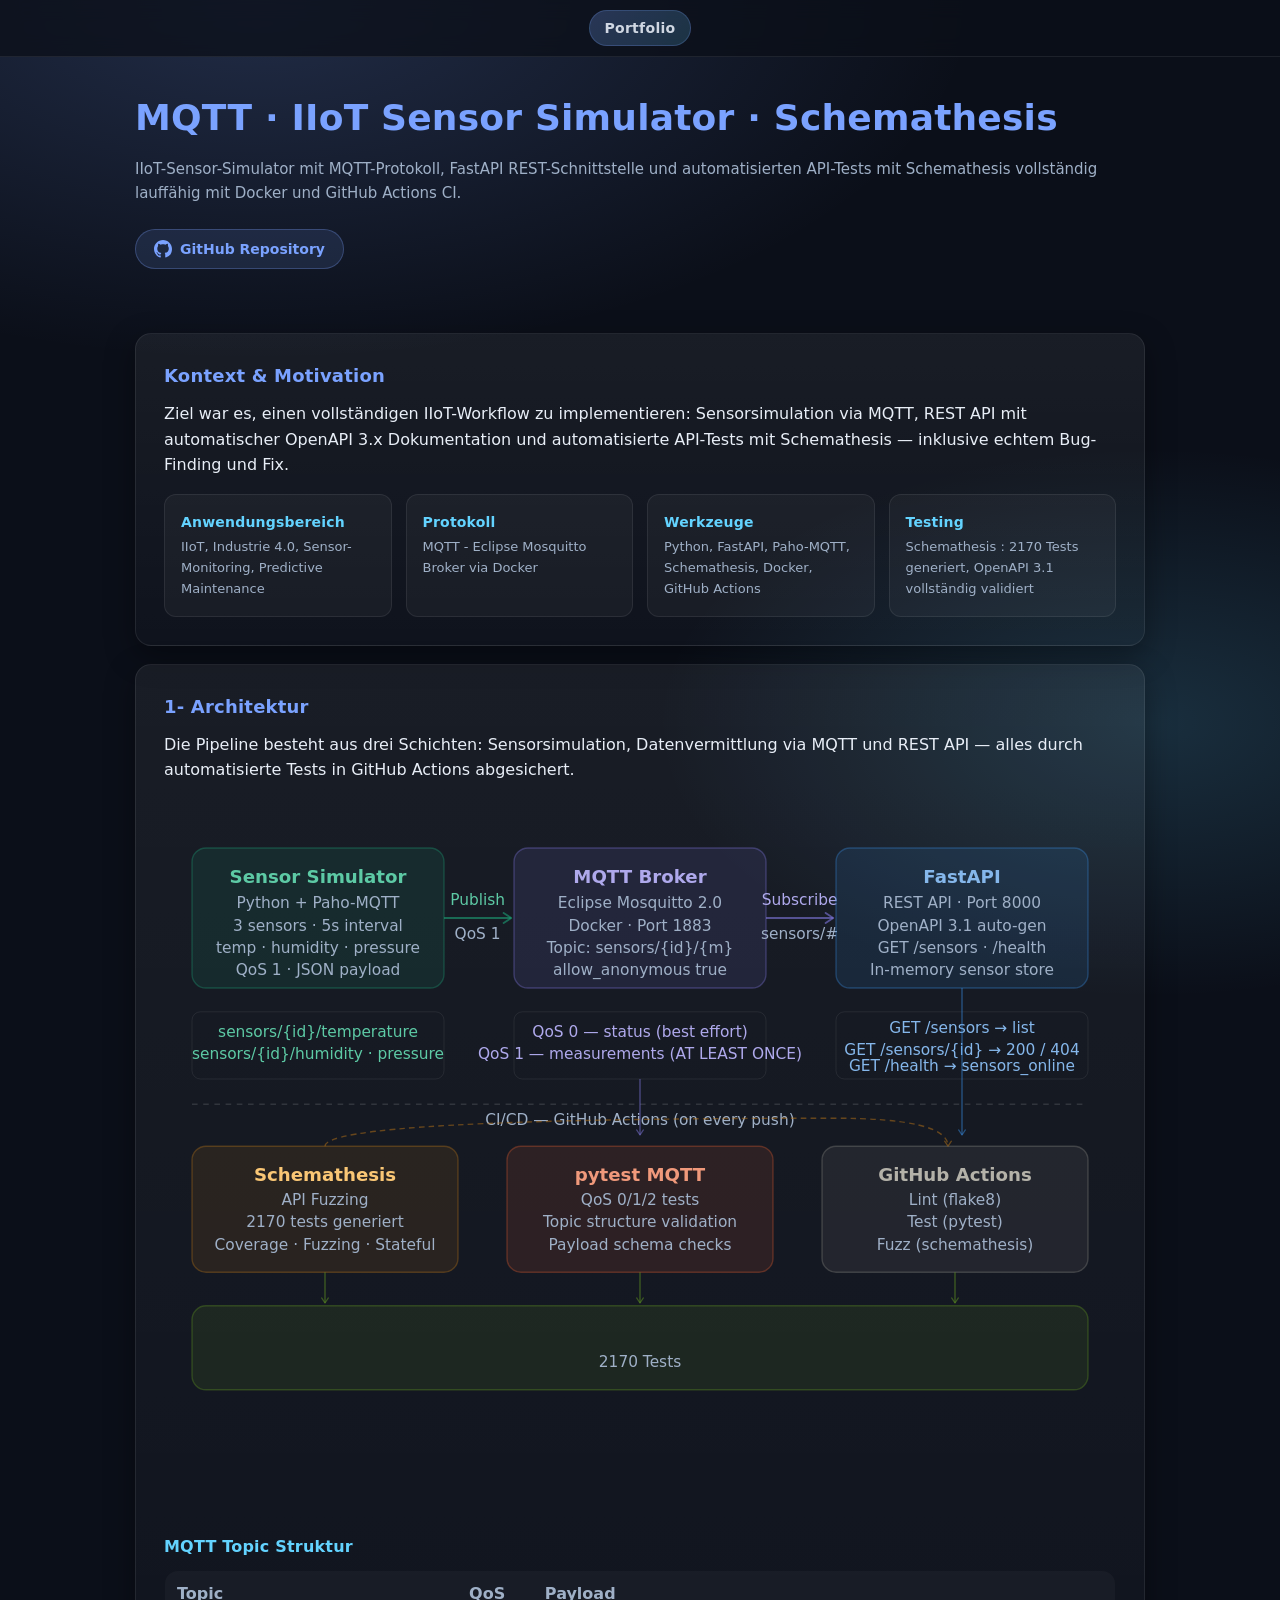
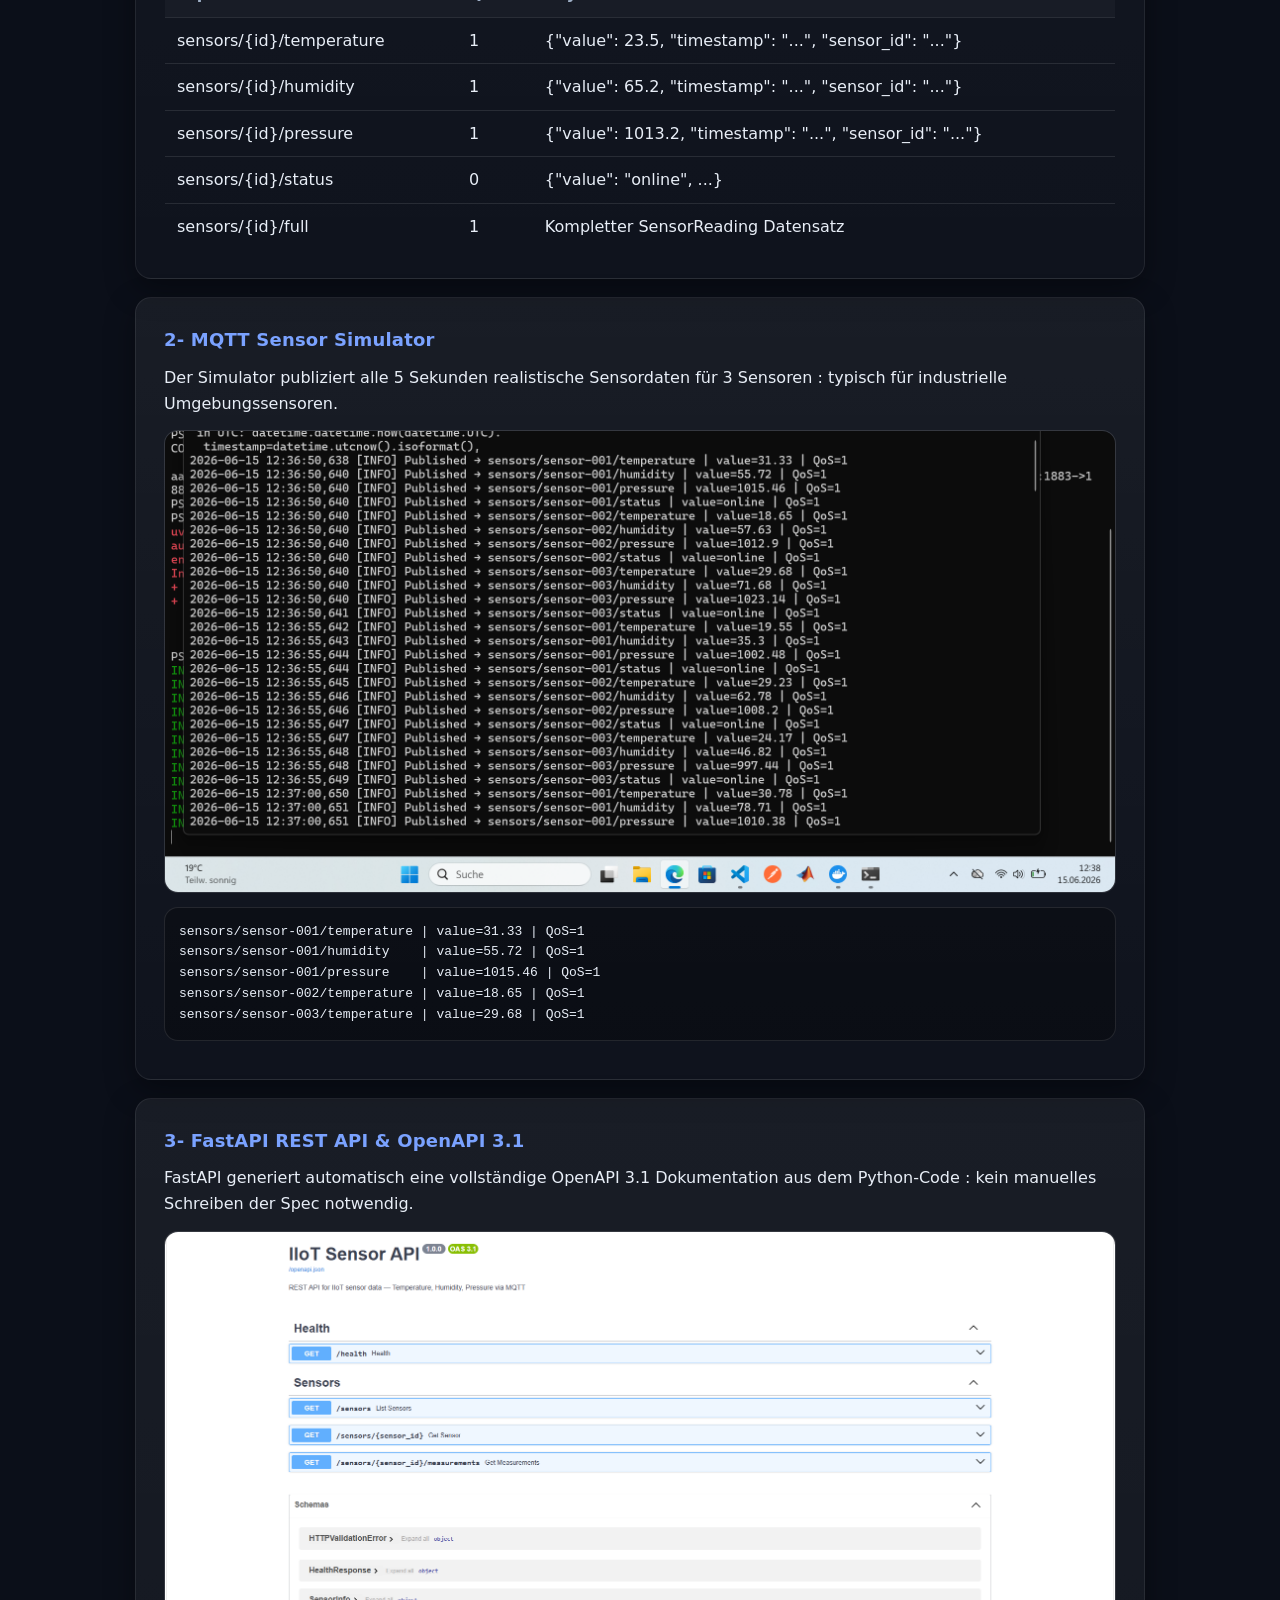
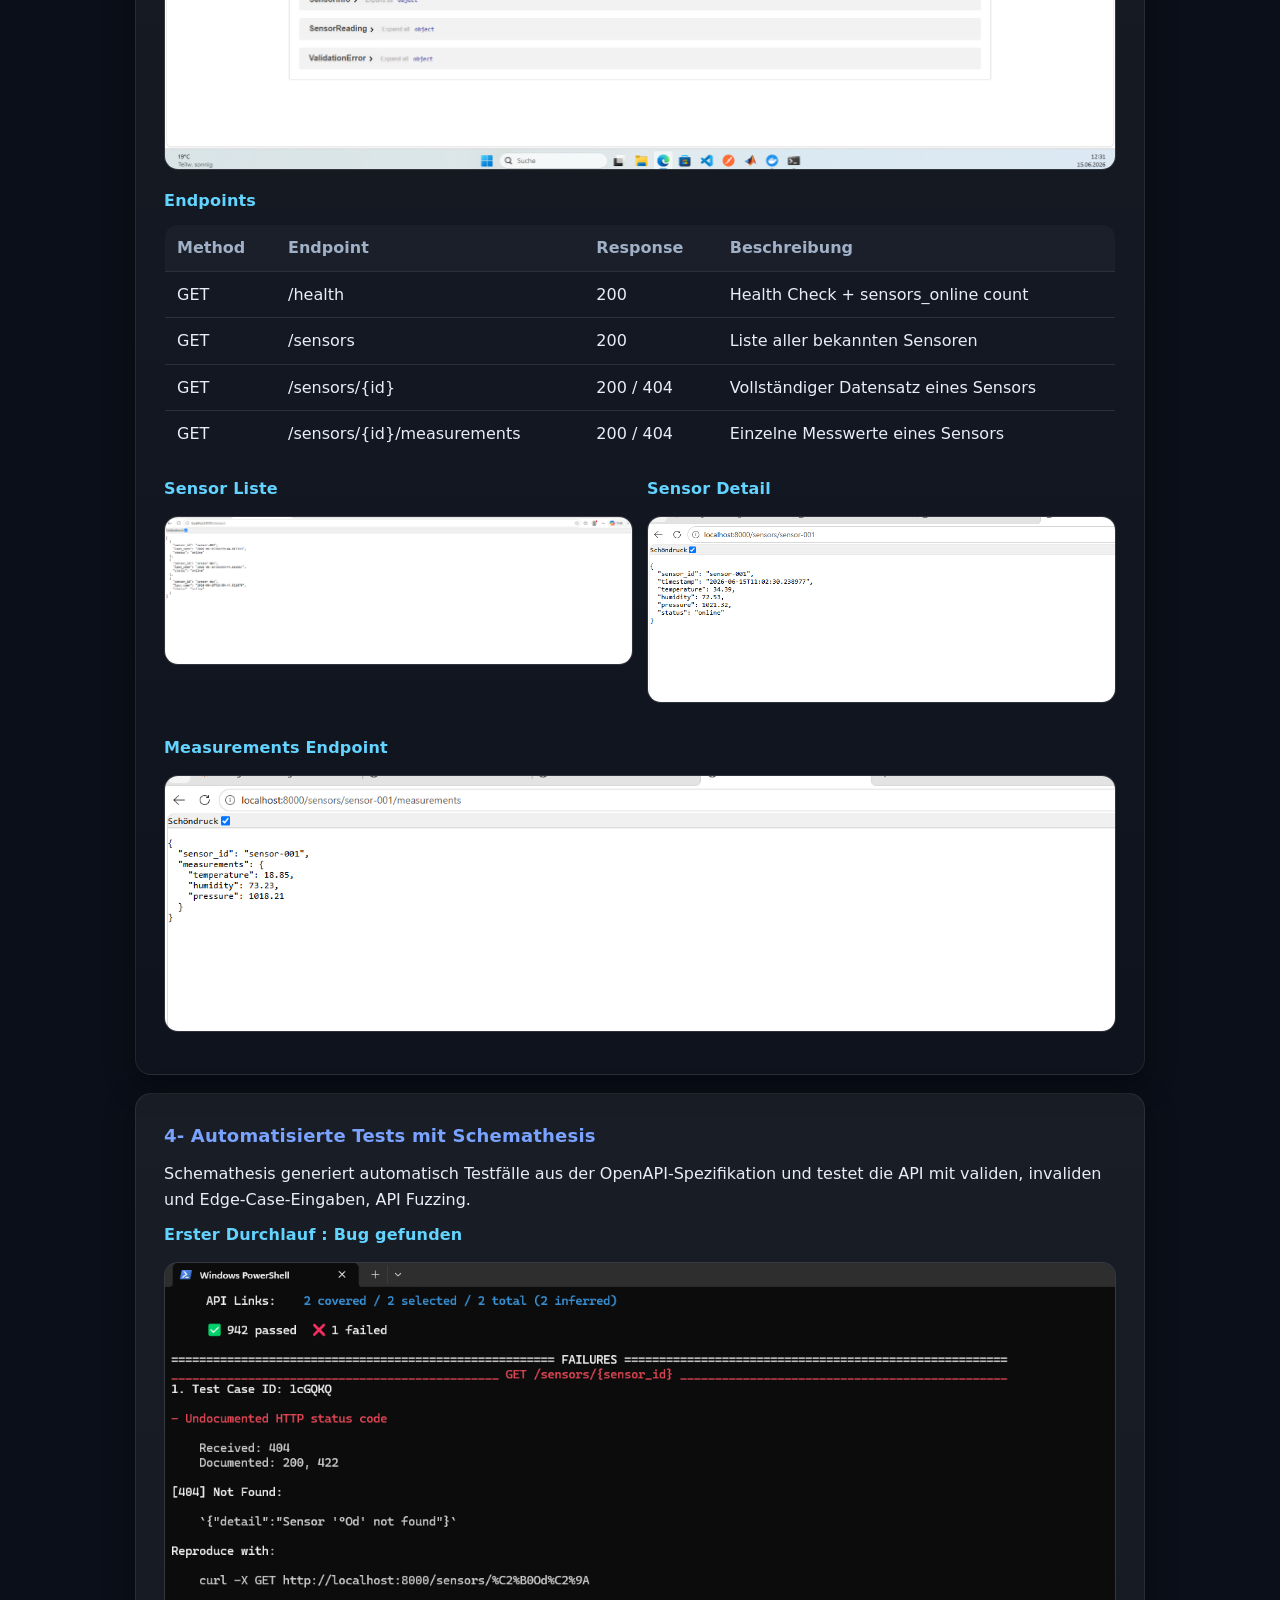
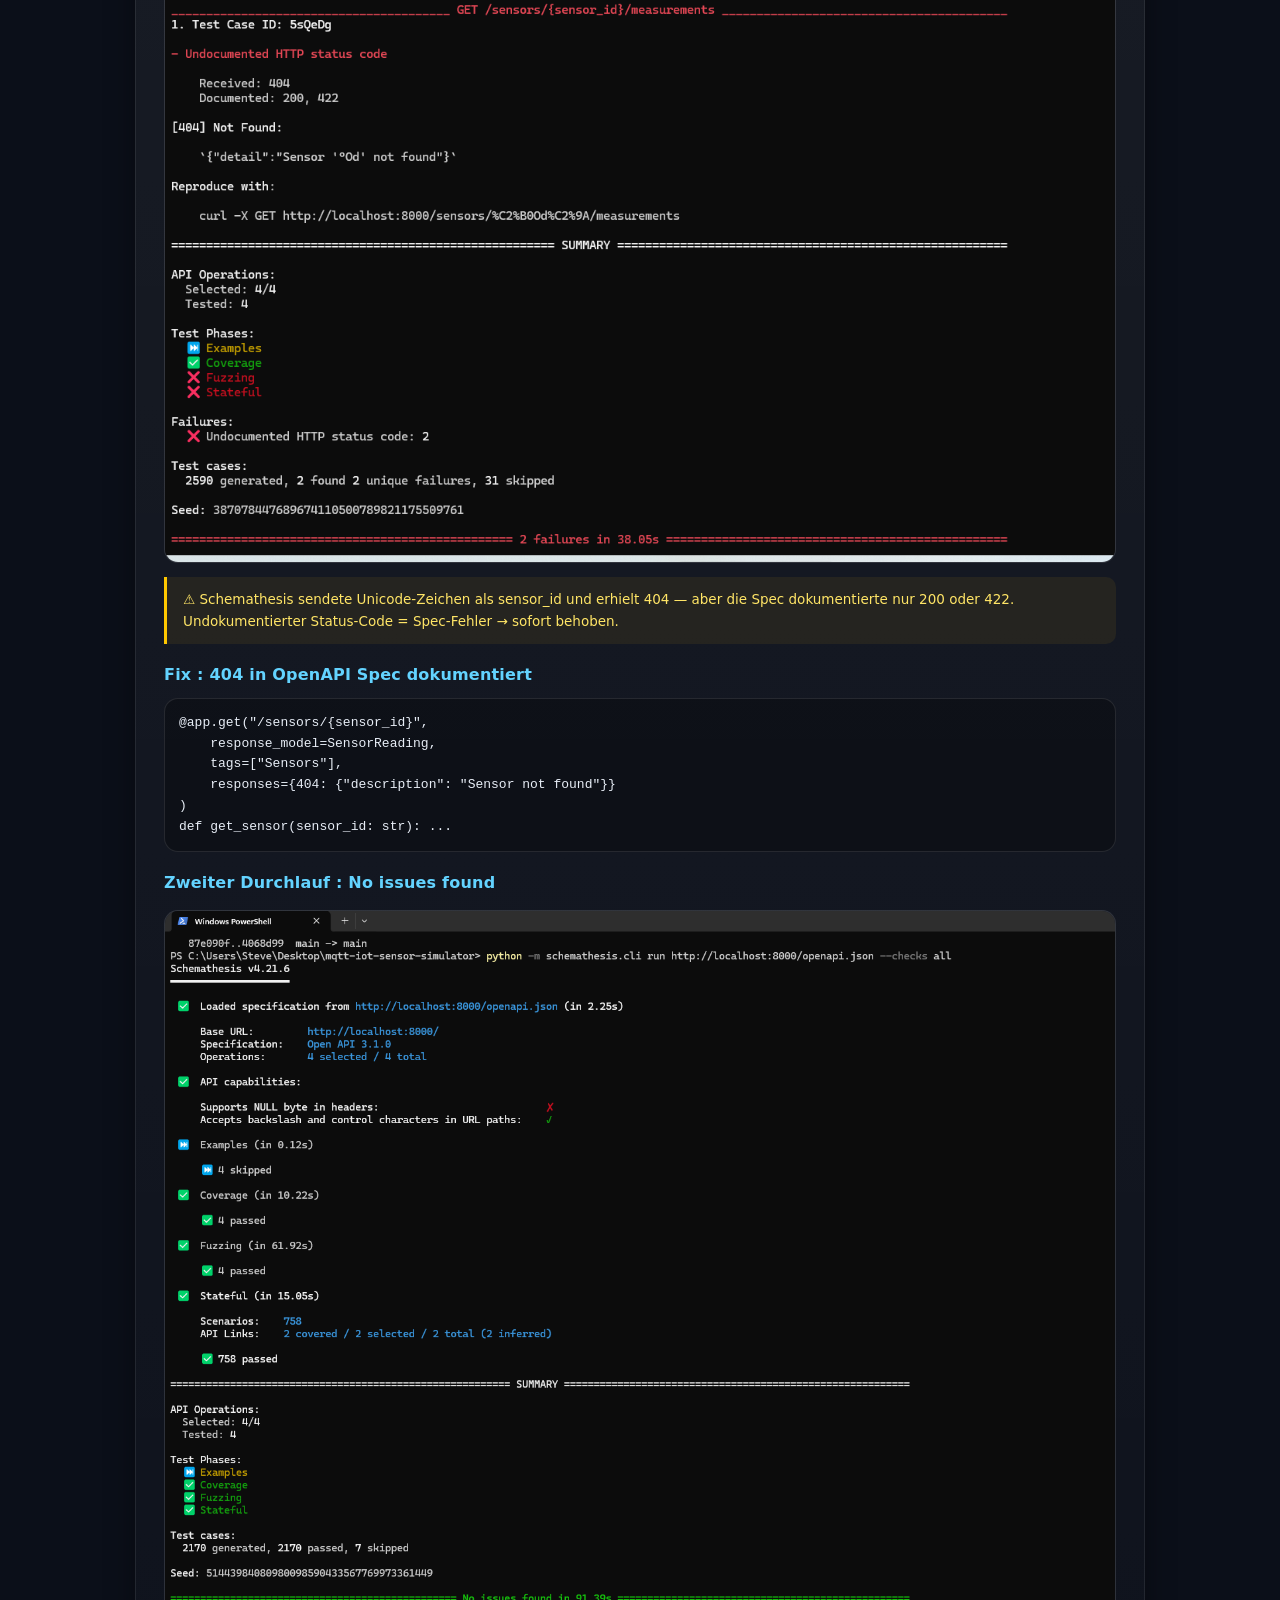
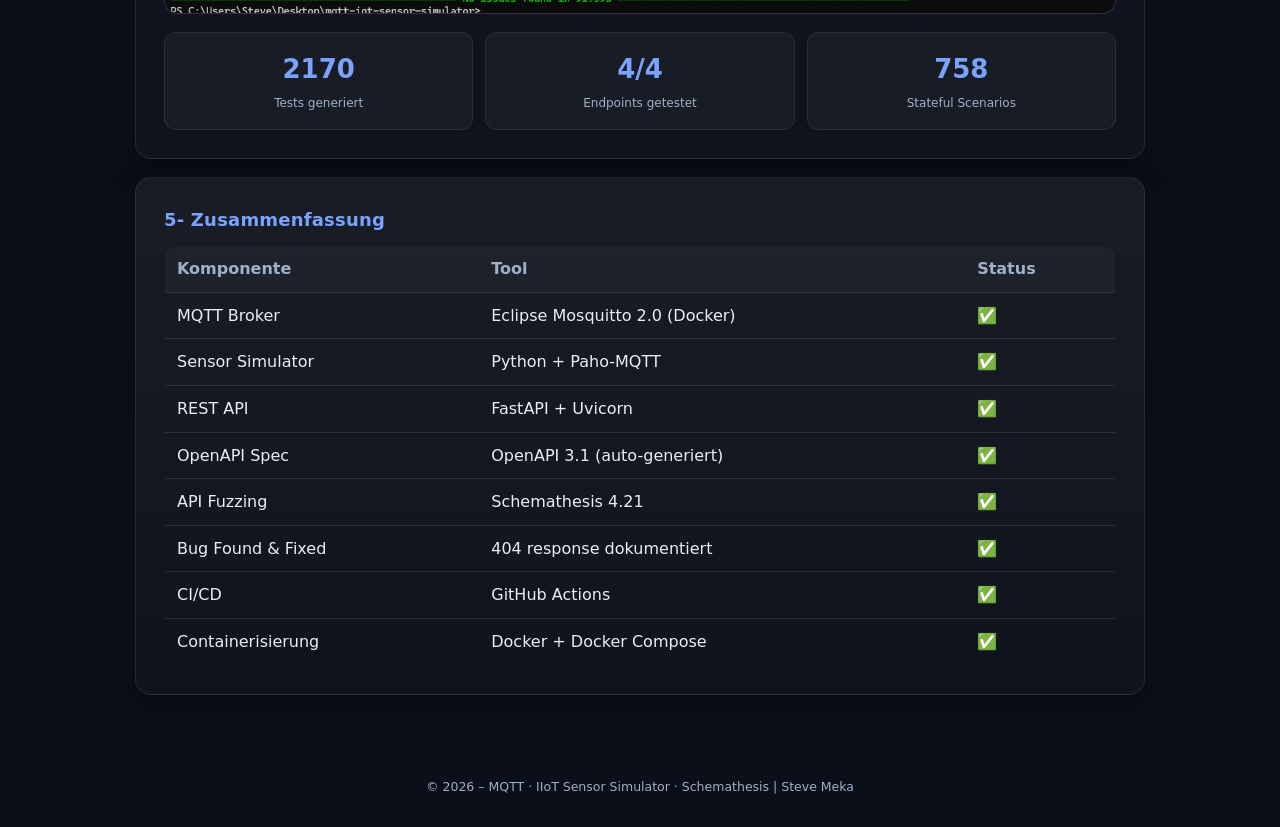
<file: mqtt-iot.html>
<!DOCTYPE html>
<html lang="de">
<head>
  <meta charset="utf-8">
  <meta name="viewport" content="width=device-width, initial-scale=1">
  <title>MQTT · IIoT Sensor Simulator · Schemathesis</title>
  <meta name="description" content="IIoT-Sensor-Simulator mit MQTT-Protokoll, FastAPI REST-Schnittstelle und automatisierten API-Tests mit Schemathesis vollständig lauffähig mit Docker und GitHub Actions CI.">
  <link rel="icon" href="favicon.svg" type="image/svg+xml">
  <link rel="stylesheet" href="css/base.css">
  <link rel="stylesheet" href="css/project.css">
  <style>
    .diagram { margin: 20px 0 10px; }

    /* Architekturdiagramm (SVG) */
    .arch-node-teal rect   { fill: rgba(29,158,117,.12);  stroke: rgba(29,158,117,.35);  stroke-width: 1; }
    .arch-node-purple rect { fill: rgba(127,119,221,.12); stroke: rgba(127,119,221,.35); stroke-width: 1; }
    .arch-node-blue rect   { fill: rgba(55,138,221,.12);  stroke: rgba(55,138,221,.35);  stroke-width: 1; }
    .arch-node-amber rect  { fill: rgba(186,117,23,.12);  stroke: rgba(186,117,23,.35);  stroke-width: 1; }
    .arch-node-coral rect  { fill: rgba(216,90,48,.12);   stroke: rgba(216,90,48,.35);   stroke-width: 1; }
    .arch-node-gray rect   { fill: rgba(136,135,128,.12); stroke: rgba(136,135,128,.35); stroke-width: 1; }
    .arch-node-green rect  { fill: rgba(99,153,34,.12);   stroke: rgba(99,153,34,.35);   stroke-width: 1; }
    .arch-title { font-family: ui-sans-serif, system-ui, sans-serif; font-size: 13px; font-weight: 600; }
    .arch-sub   { font-family: ui-sans-serif, system-ui, sans-serif; font-size: 11px; }
    .arch-teal { fill: #5DCAA5; }
    .arch-purple { fill: #AFA9EC; }
    .arch-blue { fill: #85B7EB; }
    .arch-amber { fill: #FAC775; }
    .arch-coral { fill: #F0997B; }
    .arch-gray { fill: #B4B2A9; }
    .arch-muted { fill: #9fb0c7; }
    .arch-divider { fill: none; stroke: rgba(255,255,255,.12); stroke-dasharray: 4 4; }
    .arch-subbox { fill: none; stroke: rgba(255,255,255,.10); stroke-width: .5; }
  </style>
</head>

<body>
<nav class="site-nav">
  <ul>
    <li><a class="active" href="weitere.html">Portfolio</a></li>
  </ul>
</nav>

<header>
  <h1>MQTT · IIoT Sensor Simulator · Schemathesis</h1>
  <p class="muted lead">IIoT-Sensor-Simulator mit MQTT-Protokoll, FastAPI REST-Schnittstelle und automatisierten API-Tests mit Schemathesis vollständig lauffähig mit Docker und GitHub Actions CI.</p>
  <a class="btn-github" href="https://github.com/meka23749/mqtt-iot-sensor-simulator" target="_blank" rel="noopener">GitHub Repository</a>
</header>

<main>

<section class="hcard">
  <h2>Kontext &amp; Motivation</h2>
  <p>Ziel war es, einen vollständigen IIoT-Workflow zu implementieren: Sensorsimulation via MQTT, REST API mit automatischer OpenAPI 3.x Dokumentation und automatisierte API-Tests mit Schemathesis — inklusive echtem Bug-Finding und Fix.</p>
  <div class="context-grid">
    <div class="context-item"><h3>Anwendungsbereich</h3><p>IIoT, Industrie 4.0, Sensor-Monitoring, Predictive Maintenance</p></div>
    <div class="context-item"><h3>Protokoll</h3><p>MQTT - Eclipse Mosquitto Broker via Docker</p></div>
    <div class="context-item"><h3>Werkzeuge</h3><p>Python, FastAPI, Paho-MQTT, Schemathesis, Docker, GitHub Actions</p></div>
    <div class="context-item"><h3>Testing</h3><p>Schemathesis : 2170 Tests generiert, OpenAPI 3.1 vollständig validiert</p></div>
  </div>
</section>

<section class="hcard">
  <h2>1- Architektur</h2>
  <p>Die Pipeline besteht aus drei Schichten: Sensorsimulation, Datenvermittlung via MQTT und REST API — alles durch automatisierte Tests in GitHub Actions abgesichert.</p>

  <svg class="diagram" width="100%" viewBox="0 0 680 490" role="img">
    <title>MQTT IIoT Architektur</title>
    <desc>Drei-Schichten Architektur: Sensor Simulator, MQTT Broker, FastAPI REST API, getestet durch Schemathesis und pytest via GitHub Actions.</desc>
    <defs>
      <marker id="arr" viewBox="0 0 10 10" refX="8" refY="5" markerWidth="6" markerHeight="6" orient="auto-start-reverse">
        <path d="M2 1L8 5L2 9" fill="none" stroke="context-stroke" stroke-width="1.5" stroke-linecap="round" stroke-linejoin="round"/>
      </marker>
    </defs>

    <!-- Sensor Simulator -->
    <g class="arch-node-teal">
      <rect x="20" y="25" width="180" height="100" rx="10"/>
      <text class="arch-title arch-teal" x="110" y="50" text-anchor="middle">Sensor Simulator</text>
      <text class="arch-sub arch-muted" x="110" y="68" text-anchor="middle">Python + Paho-MQTT</text>
      <text class="arch-sub arch-muted" x="110" y="84" text-anchor="middle">3 sensors · 5s interval</text>
      <text class="arch-sub arch-muted" x="110" y="100" text-anchor="middle">temp · humidity · pressure</text>
      <text class="arch-sub arch-muted" x="110" y="116" text-anchor="middle">QoS 1 · JSON payload</text>
    </g>

    <!-- Arrow Simulator → Broker -->
    <line x1="200" y1="75" x2="248" y2="75" stroke="rgba(29,158,117,.6)" stroke-width="1.5" fill="none" marker-end="url(#arr)"/>
    <text class="arch-sub arch-teal" x="224" y="66" text-anchor="middle">Publish</text>
    <text class="arch-sub arch-muted" x="224" y="90" text-anchor="middle">QoS 1</text>

    <!-- MQTT Broker -->
    <g class="arch-node-purple">
      <rect x="250" y="25" width="180" height="100" rx="10"/>
      <text class="arch-title arch-purple" x="340" y="50" text-anchor="middle">MQTT Broker</text>
      <text class="arch-sub arch-muted" x="340" y="68" text-anchor="middle">Eclipse Mosquitto 2.0</text>
      <text class="arch-sub arch-muted" x="340" y="84" text-anchor="middle">Docker · Port 1883</text>
      <text class="arch-sub arch-muted" x="340" y="100" text-anchor="middle">Topic: sensors/{id}/{m}</text>
      <text class="arch-sub arch-muted" x="340" y="116" text-anchor="middle">allow_anonymous true</text>
    </g>

    <!-- Arrow Broker → FastAPI -->
    <line x1="430" y1="75" x2="478" y2="75" stroke="rgba(127,119,221,.6)" stroke-width="1.5" fill="none" marker-end="url(#arr)"/>
    <text class="arch-sub arch-purple" x="454" y="66" text-anchor="middle">Subscribe</text>
    <text class="arch-sub arch-muted" x="454" y="90" text-anchor="middle">sensors/#</text>

    <!-- FastAPI -->
    <g class="arch-node-blue">
      <rect x="480" y="25" width="180" height="100" rx="10"/>
      <text class="arch-title arch-blue" x="570" y="50" text-anchor="middle">FastAPI</text>
      <text class="arch-sub arch-muted" x="570" y="68" text-anchor="middle">REST API · Port 8000</text>
      <text class="arch-sub arch-muted" x="570" y="84" text-anchor="middle">OpenAPI 3.1 auto-gen</text>
      <text class="arch-sub arch-muted" x="570" y="100" text-anchor="middle">GET /sensors · /health</text>
      <text class="arch-sub arch-muted" x="570" y="116" text-anchor="middle">In-memory sensor store</text>
    </g>

    <!-- Sub boxes row -->
    <rect class="arch-subbox" x="20" y="142" width="180" height="48" rx="6"/>
    <text class="arch-sub arch-teal" x="110" y="160" text-anchor="middle">sensors/{id}/temperature</text>
    <text class="arch-sub arch-teal" x="110" y="176" text-anchor="middle">sensors/{id}/humidity · pressure</text>

    <rect class="arch-subbox" x="250" y="142" width="180" height="48" rx="6"/>
    <text class="arch-sub arch-purple" x="340" y="160" text-anchor="middle">QoS 0 — status (best effort)</text>
    <text class="arch-sub arch-purple" x="340" y="176" text-anchor="middle">QoS 1 — measurements (AT LEAST ONCE)</text>

    <rect class="arch-subbox" x="480" y="142" width="180" height="48" rx="6"/>
    <text class="arch-sub arch-blue" x="570" y="157" text-anchor="middle">GET /sensors → list</text>
    <text class="arch-sub arch-blue" x="570" y="173" text-anchor="middle">GET /sensors/{id} → 200 / 404</text>
    <text class="arch-sub arch-blue" x="570" y="184" text-anchor="middle">GET /health → sensors_online</text>

    <!-- Divider -->
    <line x1="20" y1="208" x2="660" y2="208" class="arch-divider"/>
    <text class="arch-sub arch-muted" x="340" y="223" text-anchor="middle">CI/CD — GitHub Actions (on every push)</text>

    <!-- Schemathesis -->
    <g class="arch-node-amber">
      <rect x="20" y="238" width="190" height="90" rx="10"/>
      <text class="arch-title arch-amber" x="115" y="263" text-anchor="middle">Schemathesis</text>
      <text class="arch-sub arch-muted" x="115" y="280" text-anchor="middle">API Fuzzing</text>
      <text class="arch-sub arch-muted" x="115" y="296" text-anchor="middle">2170 tests generiert</text>
      <text class="arch-sub arch-muted" x="115" y="312" text-anchor="middle">Coverage · Fuzzing · Stateful</text>
    </g>

    <!-- pytest MQTT -->
    <g class="arch-node-coral">
      <rect x="245" y="238" width="190" height="90" rx="10"/>
      <text class="arch-title arch-coral" x="340" y="263" text-anchor="middle">pytest MQTT</text>
      <text class="arch-sub arch-muted" x="340" y="280" text-anchor="middle">QoS 0/1/2 tests</text>
      <text class="arch-sub arch-muted" x="340" y="296" text-anchor="middle">Topic structure validation</text>
      <text class="arch-sub arch-muted" x="340" y="312" text-anchor="middle">Payload schema checks</text>
    </g>

    <!-- GitHub Actions -->
    <g class="arch-node-gray">
      <rect x="470" y="238" width="190" height="90" rx="10"/>
      <text class="arch-title arch-gray" x="565" y="263" text-anchor="middle">GitHub Actions</text>
      <text class="arch-sub arch-muted" x="565" y="280" text-anchor="middle">Lint (flake8)</text>
      <text class="arch-sub arch-muted" x="565" y="296" text-anchor="middle">Test (pytest)</text>
      <text class="arch-sub arch-muted" x="565" y="312" text-anchor="middle">Fuzz (schemathesis)</text>
    </g>

    <!-- Arrows to testing layer -->
    <line x1="570" y1="125" x2="570" y2="230" stroke="rgba(55,138,221,.5)" stroke-width="1" fill="none" marker-end="url(#arr)"/>
    <line x1="340" y1="190" x2="340" y2="230" stroke="rgba(127,119,221,.5)" stroke-width="1" fill="none" marker-end="url(#arr)"/>
    <path d="M115 238 Q115 218 478 218 Q560 218 560 238" stroke="rgba(186,117,23,.5)" stroke-width="1" stroke-dasharray="4 3" fill="none" marker-end="url(#arr)"/>

    <!-- Results -->
    <g class="arch-node-green">
      <rect x="20" y="352" width="640" height="60" rx="10"/>
      <text class="arch-sub arch-muted" x="340" y="396" text-anchor="middle">2170 Tests </text>
    </g>

    <!-- Arrows to results -->
    <line x1="115" y1="328" x2="115" y2="350" stroke="rgba(99,153,34,.5)" stroke-width="1" fill="none" marker-end="url(#arr)"/>
    <line x1="340" y1="328" x2="340" y2="350" stroke="rgba(99,153,34,.5)" stroke-width="1" fill="none" marker-end="url(#arr)"/>
    <line x1="565" y1="328" x2="565" y2="350" stroke="rgba(99,153,34,.5)" stroke-width="1" fill="none" marker-end="url(#arr)"/>
  </svg>

  <h3 class="mt-18">MQTT Topic Struktur</h3>
  <table>
    <thead><tr><th>Topic</th><th>QoS</th><th>Payload</th></tr></thead>
    <tbody>
      <tr><td>sensors/{id}/temperature</td><td>1</td><td>{"value": 23.5, "timestamp": "...", "sensor_id": "..."}</td></tr>
      <tr><td>sensors/{id}/humidity</td><td>1</td><td>{"value": 65.2, "timestamp": "...", "sensor_id": "..."}</td></tr>
      <tr><td>sensors/{id}/pressure</td><td>1</td><td>{"value": 1013.2, "timestamp": "...", "sensor_id": "..."}</td></tr>
      <tr><td>sensors/{id}/status</td><td>0</td><td>{"value": "online", ...}</td></tr>
      <tr><td>sensors/{id}/full</td><td>1</td><td>Kompletter SensorReading Datensatz</td></tr>
    </tbody>
  </table>
</section>

<section class="hcard">
  <h2>2- MQTT Sensor Simulator</h2>
  <p>Der Simulator publiziert alle 5 Sekunden realistische Sensordaten für 3 Sensoren : typisch für industrielle Umgebungssensoren.</p>
  <img src="images/mqtt_simulator.png" alt="MQTT Sensor Simulator läuft">
  <pre>
sensors/sensor-001/temperature | value=31.33 | QoS=1
sensors/sensor-001/humidity    | value=55.72 | QoS=1
sensors/sensor-001/pressure    | value=1015.46 | QoS=1
sensors/sensor-002/temperature | value=18.65 | QoS=1
sensors/sensor-003/temperature | value=29.68 | QoS=1</pre>
</section>

<section class="hcard">
  <h2>3- FastAPI REST API &amp; OpenAPI 3.1</h2>
  <p>FastAPI generiert automatisch eine vollständige OpenAPI 3.1 Dokumentation aus dem Python-Code : kein manuelles Schreiben der Spec notwendig.</p>
  <img src="images/openapi_docs.png" alt="OpenAPI 3.1 Dokumentation" loading="lazy">
  <h3 class="mt-18">Endpoints</h3>
  <table>
    <thead><tr><th>Method</th><th>Endpoint</th><th>Response</th><th>Beschreibung</th></tr></thead>
    <tbody>
      <tr><td>GET</td><td>/health</td><td>200</td><td>Health Check + sensors_online count</td></tr>
      <tr><td>GET</td><td>/sensors</td><td>200</td><td>Liste aller bekannten Sensoren</td></tr>
      <tr><td>GET</td><td>/sensors/{id}</td><td>200 / 404</td><td>Vollständiger Datensatz eines Sensors</td></tr>
      <tr><td>GET</td><td>/sensors/{id}/measurements</td><td>200 / 404</td><td>Einzelne Messwerte eines Sensors</td></tr>
    </tbody>
  </table>
  <div class="grid2 mt-18">
    <div><h3>Sensor Liste</h3><img src="images/sensors_list.png" alt="Sensors List" loading="lazy"></div>
    <div><h3>Sensor Detail</h3><img src="images/sensor_detail.png" alt="Sensor Detail" loading="lazy"></div>
  </div>
  <h3 class="mt-18">Measurements Endpoint</h3>
  <img src="images/sensor_measurements.png" alt="Sensor Measurements" loading="lazy">
</section>

<section class="hcard">
  <h2>4- Automatisierte Tests mit Schemathesis</h2>
  <p>Schemathesis generiert automatisch Testfälle aus der OpenAPI-Spezifikation und testet die API mit validen, invaliden und Edge-Case-Eingaben, API Fuzzing.</p>
  <h3>Erster Durchlauf : Bug gefunden</h3>
  <img src="images/schemathesis_results.png" alt="Schemathesis erste Ergebnisse" loading="lazy">
  <div class="warn">⚠️ Schemathesis sendete Unicode-Zeichen als sensor_id und erhielt 404 — aber die Spec dokumentierte nur 200 oder 422. Undokumentierter Status-Code = Spec-Fehler → sofort behoben.</div>
  <h3 class="mt-18">Fix : 404 in OpenAPI Spec dokumentiert</h3>
  <pre>
@app.get("/sensors/{sensor_id}",
    response_model=SensorReading,
    tags=["Sensors"],
    responses={404: {"description": "Sensor not found"}}
)
def get_sensor(sensor_id: str): ...</pre>
  <h3 class="mt-18">Zweiter Durchlauf : No issues found</h3>
  <img src="images/schemathesis_fixed.png" alt="Schemathesis alle Tests bestehen" loading="lazy">
  <div class="metrics-grid mt-18">
    <div class="metric-card"><span class="value">2170</span><div class="label">Tests generiert</div></div>
    <div class="metric-card"><span class="value">4/4</span><div class="label">Endpoints getestet</div></div>
    <div class="metric-card"><span class="value">758</span><div class="label">Stateful Scenarios</div></div>
  </div>
</section>

<section class="hcard">
  <h2>5- Zusammenfassung</h2>
  <table>
    <thead><tr><th>Komponente</th><th>Tool</th><th>Status</th></tr></thead>
    <tbody>
      <tr><td>MQTT Broker</td><td>Eclipse Mosquitto 2.0 (Docker)</td><td>✅</td></tr>
      <tr><td>Sensor Simulator</td><td>Python + Paho-MQTT</td><td>✅</td></tr>
      <tr><td>REST API</td><td>FastAPI + Uvicorn</td><td>✅</td></tr>
      <tr><td>OpenAPI Spec</td><td>OpenAPI 3.1 (auto-generiert)</td><td>✅</td></tr>
      <tr><td>API Fuzzing</td><td>Schemathesis 4.21</td><td>✅</td></tr>
      <tr><td>Bug Found &amp; Fixed</td><td>404 response dokumentiert</td><td>✅</td></tr>
      <tr><td>CI/CD</td><td>GitHub Actions</td><td>✅</td></tr>
      <tr><td>Containerisierung</td><td>Docker + Docker Compose</td><td>✅</td></tr>
    </tbody>
  </table>
</section>
</main>

<footer>© <span id="year"></span> – MQTT · IIoT Sensor Simulator · Schemathesis | Steve Meka</footer>
<script>document.getElementById("year").textContent = new Date().getFullYear();</script>

</body>
</html>
</file>
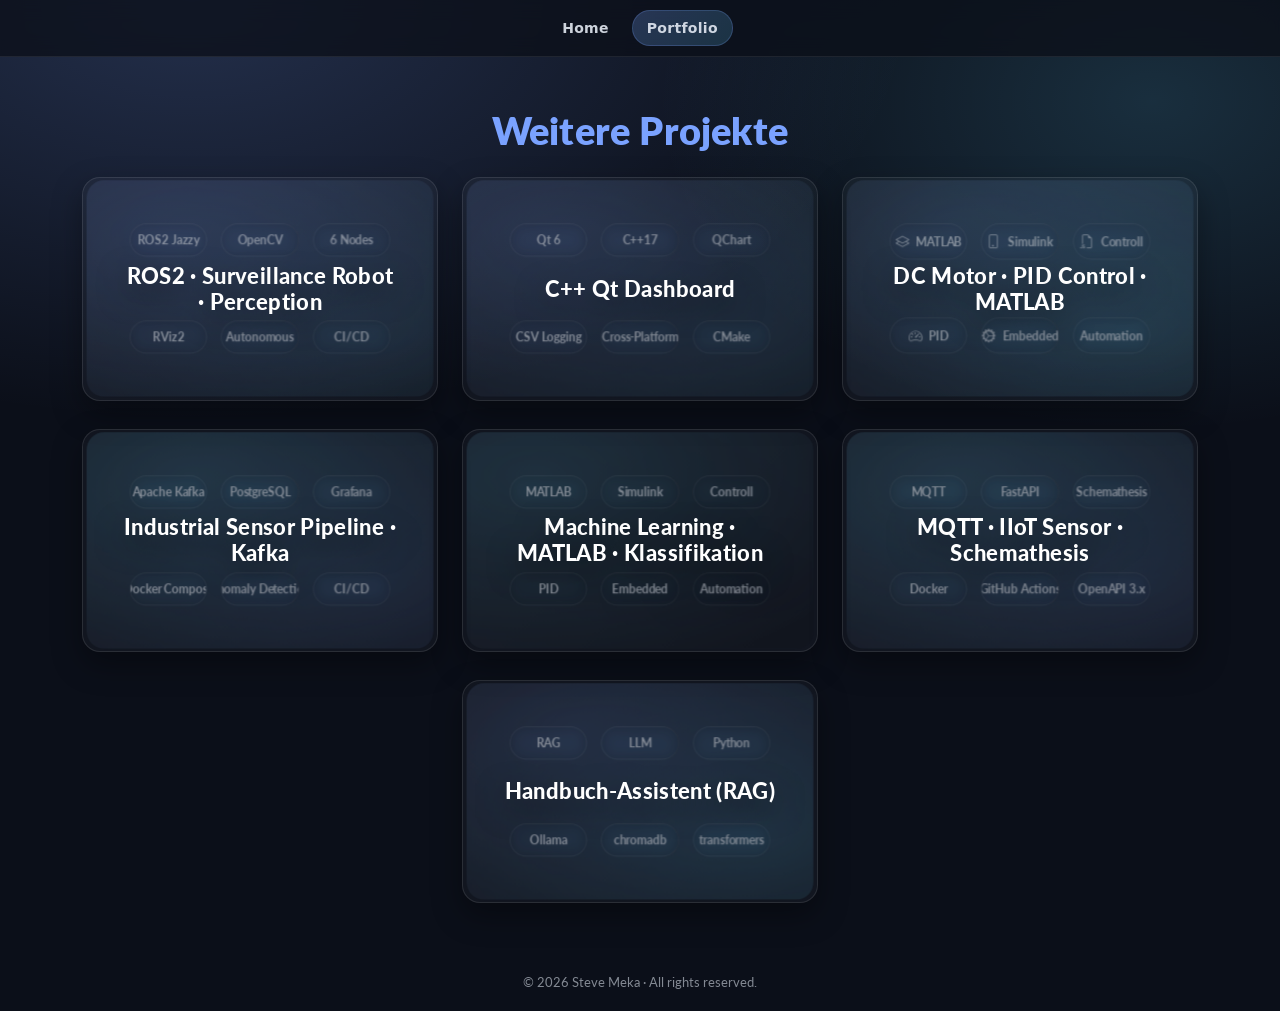
<file: weitere.html>
<!DOCTYPE html>
<html lang="de">
<head>
  <meta charset="utf-8">
  <meta name="viewport" content="width=device-width, initial-scale=1">
  <title>Weitere Projekte · Steve Meka</title>
  <meta name="description" content="Weitere Projekte von Steve Meka: ROS2, C++/Qt, MATLAB/Simulink, Machine Learning, Apache Kafka, MQTT/IIoT und RAG.">
  <link rel="icon" href="favicon.svg" type="image/svg+xml">
  <link rel="preconnect" href="https://fonts.googleapis.com">
  <link rel="preconnect" href="https://fonts.gstatic.com" crossorigin>
  <link rel="stylesheet" href="https://fonts.googleapis.com/css2?family=Lato:wght@400;700;900&display=swap">
  <link rel="stylesheet" href="https://cdn.jsdelivr.net/npm/bootstrap-icons@1.7.2/font/bootstrap-icons.css">
  <link rel="stylesheet" href="css/base.css">
  <link rel="stylesheet" href="css/cards.css">
</head>

<body>
<nav class="site-nav">
  <ul>
    <li><a href="index.html">Home</a></li>
    <li><a class="active" href="embedded.html">Portfolio</a></li>
  </ul>
</nav>

<main class="overview">
  <div class="container">
    <h2 class="page-title">Weitere Projekte</h2>

    <div class="card-grid">

      <a class="project-card" href="ros2-surveillance-robot.html">
        <div class="project-media">
          <div class="tech-bg bg-embedded">
            <div class="tech-grid">
              <div class="tech-pill">ROS2 Jazzy</div>
              <div class="tech-pill">OpenCV</div>
              <div class="tech-pill">6 Nodes</div>
              <div class="tech-pill">RViz2</div>
              <div class="tech-pill">Autonomous</div>
              <div class="tech-pill">CI/CD</div>
            </div>
          </div>
          <div class="project-caption">
            <h3 class="project-title">ROS2 · Surveillance Robot · Perception</h3>
          </div>
        </div>
      </a>

      <a class="project-card" href="https://github.com/meka23749/edge-monitor-qt" target="_blank" rel="noopener">
        <div class="project-media">
          <div class="tech-bg bg-embedded">
            <div class="tech-grid">
              <div class="tech-pill">Qt 6</div>
              <div class="tech-pill">C++17</div>
              <div class="tech-pill">QChart</div>
              <div class="tech-pill">CSV Logging</div>
              <div class="tech-pill">Cross-Platform</div>
              <div class="tech-pill">CMake</div>
            </div>
          </div>
          <div class="project-caption">
            <h3 class="project-title">C++ Qt Dashboard</h3>
          </div>
        </div>
      </a>

      <a class="project-card" href="portfolio1.2.html">
        <div class="project-media">
          <div class="tech-bg bg-web">
            <div class="tech-grid">
              <div class="tech-pill"><i class="bi bi-layers"></i> MATLAB</div>
              <div class="tech-pill"><i class="bi bi-phone"></i> Simulink</div>
              <div class="tech-pill"><i class="bi bi-filetype-js"></i> Controll</div>
              <div class="tech-pill"><i class="bi bi-speedometer2"></i> PID</div>
              <div class="tech-pill"><i class="bi bi-gear-wide-connected"></i> Embedded</div>
              <div class="tech-pill">Automation</div>
            </div>
          </div>
          <div class="project-caption">
            <h3 class="project-title">DC Motor · PID Control · MATLAB</h3>
          </div>
        </div>
      </a>

      <a class="project-card" href="industrial-sensor-kafka.html">
        <div class="project-media">
          <div class="tech-bg bg-sim">
            <div class="tech-grid">
              <div class="tech-pill">Apache Kafka</div>
              <div class="tech-pill">PostgreSQL</div>
              <div class="tech-pill">Grafana</div>
              <div class="tech-pill">Docker Compose</div>
              <div class="tech-pill">Anomaly Detection</div>
              <div class="tech-pill">CI/CD</div>
            </div>
          </div>
          <div class="project-caption">
            <h3 class="project-title">Industrial Sensor Pipeline · Kafka</h3>
          </div>
        </div>
      </a>

      <a class="project-card" href="portfolio1.3.html">
        <div class="project-media">
          <div class="tech-bg bg-devops">
            <div class="tech-grid">
              <div class="tech-pill">MATLAB</div>
              <div class="tech-pill">Simulink</div>
              <div class="tech-pill">Controll</div>
              <div class="tech-pill">PID</div>
              <div class="tech-pill">Embedded</div>
              <div class="tech-pill">Automation</div>
            </div>
          </div>
          <div class="project-caption">
            <h3 class="project-title">Machine Learning · MATLAB · Klassifikation</h3>
          </div>
        </div>
      </a>

      <a class="project-card" href="mqtt-iot.html">
        <div class="project-media">
          <div class="tech-bg bg-sim">
            <div class="tech-grid">
              <div class="tech-pill">MQTT</div>
              <div class="tech-pill">FastAPI</div>
              <div class="tech-pill">Schemathesis</div>
              <div class="tech-pill">Docker</div>
              <div class="tech-pill">GitHub Actions</div>
              <div class="tech-pill">OpenAPI 3.x</div>
            </div>
          </div>
          <div class="project-caption">
            <h3 class="project-title">MQTT · IIoT Sensor · Schemathesis</h3>
          </div>
        </div>
      </a>

      <a class="project-card" href="https://github.com/meka23749/rag-handbuch-assistent" target="_blank" rel="noopener">
        <div class="project-media">
          <div class="tech-bg bg-web">
            <div class="tech-grid">
              <div class="tech-pill">RAG</div>
              <div class="tech-pill">LLM</div>
              <div class="tech-pill">Python</div>
              <div class="tech-pill">Ollama</div>
              <div class="tech-pill">chromadb</div>
              <div class="tech-pill">transformers</div>
            </div>
          </div>
          <div class="project-caption">
            <h3 class="project-title">Handbuch-Assistent (RAG)</h3>
          </div>
        </div>
      </a>

      <!-- AUTO-PROJEKTE:START -->
      <!-- AUTO-PROJEKTE:END -->

    </div>
  </div>
</main>

<footer>© <span id="year"></span> Steve Meka · All rights reserved.</footer>
<script>document.getElementById("year").textContent = new Date().getFullYear();</script>
</body>
</html>
</file>
<file: css/base.css>
/* ==========================================================================
   Basis – von allen Seiten geladen
   ========================================================================== */

:root {
  --bg: #0b0f19;
  --text: #e8eef7;
  --muted: #9fb0c7;
  --accent: #7aa2ff;
  --accent2: #63d3ff;
}

*,
*::before,
*::after {
  box-sizing: border-box;
}

body {
  margin: 0;
  color: var(--text);
  background-color: var(--bg);
}

/* --- Navigation ---------------------------------------------------------- */

.site-nav {
  position: sticky;
  top: 0;
  z-index: 1000;
  background: rgba(11, 15, 25, .75);
  backdrop-filter: blur(10px);
  border-bottom: 1px solid rgba(255, 255, 255, .08);
  font-family: ui-sans-serif, system-ui, -apple-system, Segoe UI, Roboto, Arial, sans-serif;
  line-height: 1.6;
}

.site-nav ul {
  display: flex;
  flex-wrap: wrap;
  justify-content: center;
  gap: 8px;
  margin: 0;
  padding: 10px 0;
  list-style: none;
}

.site-nav li {
  margin: 0;
}

.site-nav a {
  display: inline-block;
  padding: 6px 14px;
  border: 1px solid transparent;
  border-radius: 999px;
  color: rgba(232, 238, 247, .88);
  font-size: 14px;
  font-weight: 800;
  letter-spacing: .3px;
  text-decoration: none;
}

.site-nav a:hover {
  background: rgba(255, 255, 255, .06);
  text-decoration: none;
}

.site-nav a.active {
  background: linear-gradient(135deg, rgba(122, 162, 255, .25), rgba(99, 211, 255, .18));
  border-color: rgba(122, 162, 255, .22);
}
</file>
<file: css/cards.css>
/* ==========================================================================
   Startseite und Projektübersichten (Kartenraster)
   ========================================================================== */

body {
  min-height: 100vh;
  font-family: Lato, system-ui, -apple-system, Segoe UI, Roboto, Arial, sans-serif;
  font-size: 1rem;
  line-height: 1.5;
  -webkit-text-size-adjust: 100%;
  background:
    radial-gradient(1200px 700px at 15% 0%, rgba(122, 162, 255, .22), transparent 60%),
    radial-gradient(900px 600px at 90% 10%, rgba(99, 211, 255, .16), transparent 55%),
    var(--bg);
}

.container {
  width: 100%;
  margin: 0 auto;
  padding: 0 .75rem;
}

@media (min-width: 576px)  { .container { max-width: 540px; } }
@media (min-width: 768px)  { .container { max-width: 720px; } }
@media (min-width: 992px)  { .container { max-width: 960px; } }
@media (min-width: 1200px) { .container { max-width: 1140px; } }
@media (min-width: 1400px) { .container { max-width: 1320px; } }

.overview { padding: 50px 0 40px; }

.page-title {
  margin: 0 0 1.5rem;
  color: var(--accent);
  font-size: clamp(26px, 3vw, 44px);
  font-weight: 800;
  letter-spacing: .2px;
  line-height: 1.2;
  text-align: center;
}

footer {
  padding: 30px 0 18px;
  color: rgba(232, 238, 247, .55);
  font-size: 13px;
  text-align: center;
}

/* --- Startseite ---------------------------------------------------------- */

.home {
  display: flex;
  flex-direction: column;
}

/* Inhalt und Footer gemeinsam vertikal zentrieren */
.home main { margin-top: auto; }
.home footer { margin-bottom: auto; }

.welcome {
  margin: 0;
  padding: 30px 18px 26px;
  text-align: center;
}

/* --- Kartenraster -------------------------------------------------------- */

.card-grid {
  display: flex;
  flex-wrap: wrap;
  justify-content: center;
  gap: 1.75rem 1.5rem;
}

.project-card {
  position: relative;
  display: block;
  width: 100%;
  overflow: hidden;
  border: 1px solid rgba(255, 255, 255, .10);
  border-radius: 18px;
  background: rgba(255, 255, 255, .03);
  box-shadow: 0 12px 30px rgba(0, 0, 0, .35);
  text-decoration: none;
  transition: transform .25s ease, box-shadow .25s ease, border-color .25s ease;
}

@media (min-width: 768px) {
  .project-card { width: calc((100% - 3rem) / 3); }
}

.project-card:hover {
  transform: translateY(-8px);
  border-color: rgba(122, 162, 255, .40);
  box-shadow: 0 22px 54px rgba(0, 0, 0, .55);
}

.project-media {
  position: relative;
  width: 100%;
  aspect-ratio: 16 / 10;
  overflow: hidden;
  border-radius: inherit;
}

.tech-bg {
  position: absolute;
  inset: 0;
  display: flex;
  align-items: center;
  justify-content: center;
  padding: 30px;
  border-radius: inherit;
  opacity: .62;
  filter: blur(.25px);
  transform: scale(.98);
  transition: transform .45s ease, filter .45s ease, opacity .45s ease;
}

.project-card:hover .tech-bg {
  opacity: .76;
  filter: blur(0);
  transform: scale(1.01);
}

.tech-grid {
  display: grid;
  grid-template-columns: repeat(3, 1fr);
  align-content: space-between;
  gap: 14px;
  width: 100%;
  height: 100%;
  padding: 14px;
}

.tech-pill {
  display: flex;
  align-items: center;
  justify-content: center;
  gap: 7px;
  padding: 7px 10px;
  overflow: hidden;
  border: 1px solid rgba(255, 255, 255, .10);
  border-radius: 999px;
  background: rgba(11, 15, 25, .24);
  backdrop-filter: blur(8px);
  color: rgba(232, 238, 247, .84);
  font-size: 12px;
  font-weight: 650;
  white-space: nowrap;
  text-overflow: ellipsis;
}

.tech-pill i { font-size: 14px; opacity: .9; }

/* Hintergrundvarianten der Karten */
.bg-devops {
  background:
    radial-gradient(700px 380px at 20% 20%, rgba(99, 211, 255, .20), transparent 55%),
    radial-gradient(700px 380px at 85% 70%, rgba(0, 0, 0, .15), transparent 55%),
    linear-gradient(135deg, rgba(255, 255, 255, .04), rgba(255, 255, 255, .01));
}

.bg-embedded {
  background:
    radial-gradient(700px 380px at 25% 25%, rgba(122, 162, 255, .22), transparent 55%),
    radial-gradient(700px 380px at 85% 70%, rgba(99, 211, 255, .12), transparent 55%),
    linear-gradient(135deg, rgba(255, 255, 255, .04), rgba(255, 255, 255, .01));
}

.bg-sim {
  background:
    radial-gradient(700px 380px at 30% 20%, rgba(99, 211, 255, .22), transparent 55%),
    radial-gradient(700px 380px at 85% 70%, rgba(122, 162, 255, .14), transparent 55%),
    linear-gradient(135deg, rgba(255, 255, 255, .04), rgba(255, 255, 255, .01));
}

.bg-web {
  background:
    radial-gradient(700px 380px at 30% 20%, rgba(122, 162, 255, .18), transparent 55%),
    radial-gradient(700px 380px at 85% 70%, rgba(99, 211, 255, .20), transparent 55%),
    linear-gradient(135deg, rgba(255, 255, 255, .04), rgba(255, 255, 255, .01));
}

.project-caption {
  position: absolute;
  inset: 0;
  display: flex;
  align-items: center;
  justify-content: center;
  padding: 20px;
  border-radius: inherit;
  text-align: center;
  pointer-events: none;
}

.project-title {
  max-width: 88%;
  margin: 0;
  color: #fff;
  font-size: 22px;
  font-weight: 900;
  letter-spacing: .35px;
  line-height: 1.2;
  text-shadow: 0 10px 30px rgba(0, 0, 0, .65);
}
</file>
<file: css/project.css>
/* ==========================================================================
   Projektseiten – Layout und wiederverwendbare Komponenten
   ========================================================================== */

:root {
  --border: rgba(255, 255, 255, .08);
  --radius: 16px;
  --shadow: 0 10px 30px rgba(0, 0, 0, .35);
  --max: 1050px;
}

body {
  font-family: ui-sans-serif, system-ui, -apple-system, Segoe UI, Roboto, Arial, sans-serif;
  line-height: 1.6;
  background:
    radial-gradient(1200px 600px at 20% 0%, rgba(122, 162, 255, .20), transparent 60%),
    radial-gradient(900px 500px at 90% 10%, rgba(99, 211, 255, .16), transparent 55%),
    var(--bg);
}

a { color: var(--accent2); text-decoration: none; }
a:hover { text-decoration: underline; }

header,
main,
footer {
  max-width: var(--max);
  margin: auto;
  padding: 32px 20px;
}

footer {
  padding-bottom: 30px;
  color: var(--muted);
  font-size: 12.5px;
  text-align: center;
}

/* --- Typografie ---------------------------------------------------------- */

h1, h2, h3 { margin: 0 0 10px; color: var(--accent); letter-spacing: .2px; }
h1 { font-size: clamp(24px, 3vw, 36px); }
h2 { font-size: 18px; }
h3 { font-size: 16px; color: var(--accent2); }

p { margin: 0 0 10px; }
ul { margin: 8px 0 12px 18px; }
li { margin: 6px 0; }

.muted { color: var(--muted); }
.lead { margin-top: 6px; font-size: 15px; }

code {
  padding: 3px 6px;
  border-radius: 6px;
  background: rgba(255, 255, 255, .06);
  font-size: .95em;
}

pre {
  margin: 10px 0;
  padding: 14px;
  overflow: auto;
  border: 1px solid rgba(255, 255, 255, .10);
  border-radius: 14px;
  background: rgba(0, 0, 0, .28);
  color: var(--text);
  font-size: 13px;
  line-height: 1.6;
}

/* --- Bilder, Diagramme, Tabellen ----------------------------------------- */

img {
  display: block;
  max-width: 100%;
  height: auto;
  margin: 14px auto;
  border: 1px solid rgba(255, 255, 255, .10);
  border-radius: 14px;
  background: rgba(255, 255, 255, .03);
}

/* Diagramme mit transparentem Hintergrund */
.img-light { background: #fff; }

.diagram { margin: 16px 0; }

table {
  width: 100%;
  margin-top: 10px;
  overflow: hidden;
  border: 1px solid rgba(255, 255, 255, .10);
  border-collapse: collapse;
  border-radius: 14px;
}

th,
td {
  padding: 10px 12px;
  border-bottom: 1px solid rgba(255, 255, 255, .10);
  text-align: left;
  vertical-align: top;
}

th {
  background: rgba(255, 255, 255, .03);
  color: var(--muted);
  font-weight: 600;
}

/* --- Karten und Raster --------------------------------------------------- */

.hcard {
  margin-bottom: 18px;
  padding: 28px;
  border: 1px solid var(--border);
  border-radius: var(--radius);
  background: linear-gradient(180deg, rgba(255, 255, 255, .06), rgba(255, 255, 255, .02));
  box-shadow: var(--shadow);
}

.grid2 {
  display: grid;
  grid-template-columns: 1fr 1fr;
  gap: 14px;
}

@media (max-width: 700px) {
  .grid2 { grid-template-columns: 1fr; }
}

.context-grid {
  display: grid;
  grid-template-columns: repeat(auto-fit, minmax(200px, 1fr));
  gap: 14px;
  margin-top: 16px;
}

.context-item {
  padding: 16px;
  border: 1px solid rgba(255, 255, 255, .08);
  border-radius: 12px;
  background: rgba(255, 255, 255, .04);
}

.context-item h3 { margin: 0 0 4px; color: var(--accent2); font-size: 14px; }
.context-item p { margin: 0; color: var(--muted); font-size: 13px; }

.metrics-grid {
  display: grid;
  grid-template-columns: repeat(auto-fit, minmax(150px, 1fr));
  gap: 12px;
  margin-top: 16px;
}

.metric-card {
  padding: 16px;
  border: 1px solid rgba(255, 255, 255, .08);
  border-radius: 12px;
  background: rgba(255, 255, 255, .04);
  text-align: center;
}

.metric-card .value { display: block; color: var(--accent); font-size: 26px; font-weight: 700; }
.metric-card .label { margin-top: 4px; color: var(--muted); font-size: 12px; }

/* --- Buttons und Tags ---------------------------------------------------- */

.btn-github {
  display: inline-flex;
  align-items: center;
  gap: 8px;
  margin-top: 14px;
  padding: 8px 18px;
  border: 1px solid rgba(122, 162, 255, .28);
  border-radius: 999px;
  background: rgba(122, 162, 255, .12);
  color: #7aa2ff;
  font-size: 14px;
  font-weight: 700;
}

.btn-github::before {
  content: "";
  width: 18px;
  height: 18px;
  background: url("../images/github.svg") center / contain no-repeat;
}

.btn-github:hover { text-decoration: none; }

.skills-row {
  display: flex;
  flex-wrap: wrap;
  gap: 8px;
  margin-top: 14px;
}

.skill-tag {
  padding: 4px 14px;
  border: 1px solid rgba(122, 162, 255, .25);
  border-radius: 999px;
  background: rgba(122, 162, 255, .12);
  color: var(--accent);
  font-size: 13px;
  font-weight: 600;
}

/* --- Hinweisboxen -------------------------------------------------------- */

.limit-note,
.success,
.warn,
.warn-note {
  margin-top: 14px;
  padding: 12px 16px;
  border-left: 3px solid;
  border-radius: 0 10px 10px 0;
  font-size: 13.5px;
}

.limit-note { border-color: var(--accent2); background: rgba(99, 211, 255, .07); color: var(--muted); }
.success    { border-color: #63ffa2; background: rgba(99, 255, 162, .07); color: #a3ffcc; }
.warn       { border-color: #ffc800; background: rgba(255, 200, 0, .07); color: #ffe566; }
.warn-note  { border-color: #ff6b6b; background: rgba(255, 107, 107, .07); color: #ffb3b3; }

/* --- Nummerierte Liste (Ausblick) ---------------------------------------- */

.ausblick-list {
  margin: 12px 0 0;
  padding: 0;
  list-style: none;
}

.ausblick-list li {
  display: flex;
  align-items: flex-start;
  gap: 10px;
  margin: 0;
  padding: 10px 0;
  border-bottom: 1px solid rgba(255, 255, 255, .06);
  font-size: 14.5px;
}

.ausblick-list li:last-child { border-bottom: none; }

.ausblick-list .step {
  display: flex;
  flex-shrink: 0;
  align-items: center;
  justify-content: center;
  min-width: 28px;
  height: 28px;
  margin-top: 2px;
  border: 1px solid rgba(122, 162, 255, .3);
  border-radius: 50%;
  background: rgba(122, 162, 255, .15);
  color: var(--accent);
  font-size: 12px;
  font-weight: 700;
}

/* --- Abstände ------------------------------------------------------------ */

.mt-8  { margin-top: 8px; }
.mt-14 { margin-top: 14px; }
.mt-18 { margin-top: 18px; }
.mt-22 { margin-top: 22px; }
</file>
